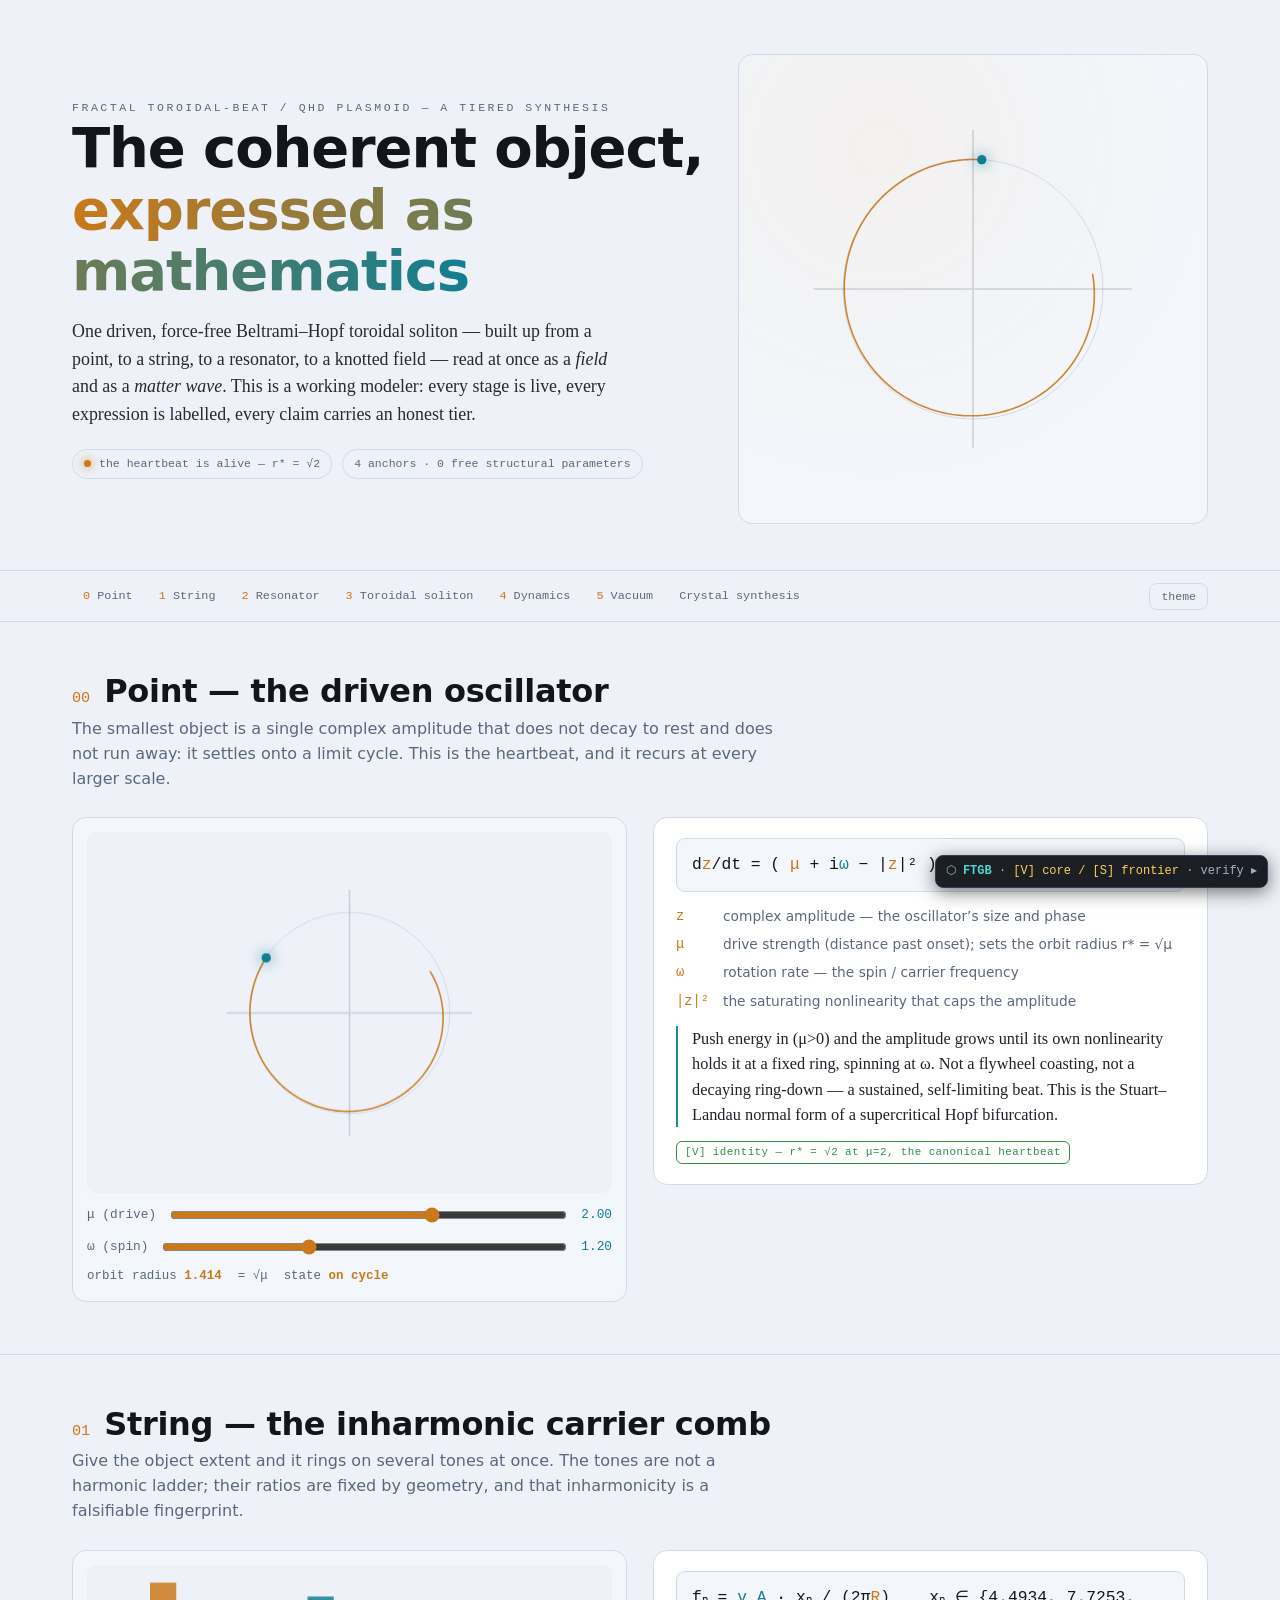
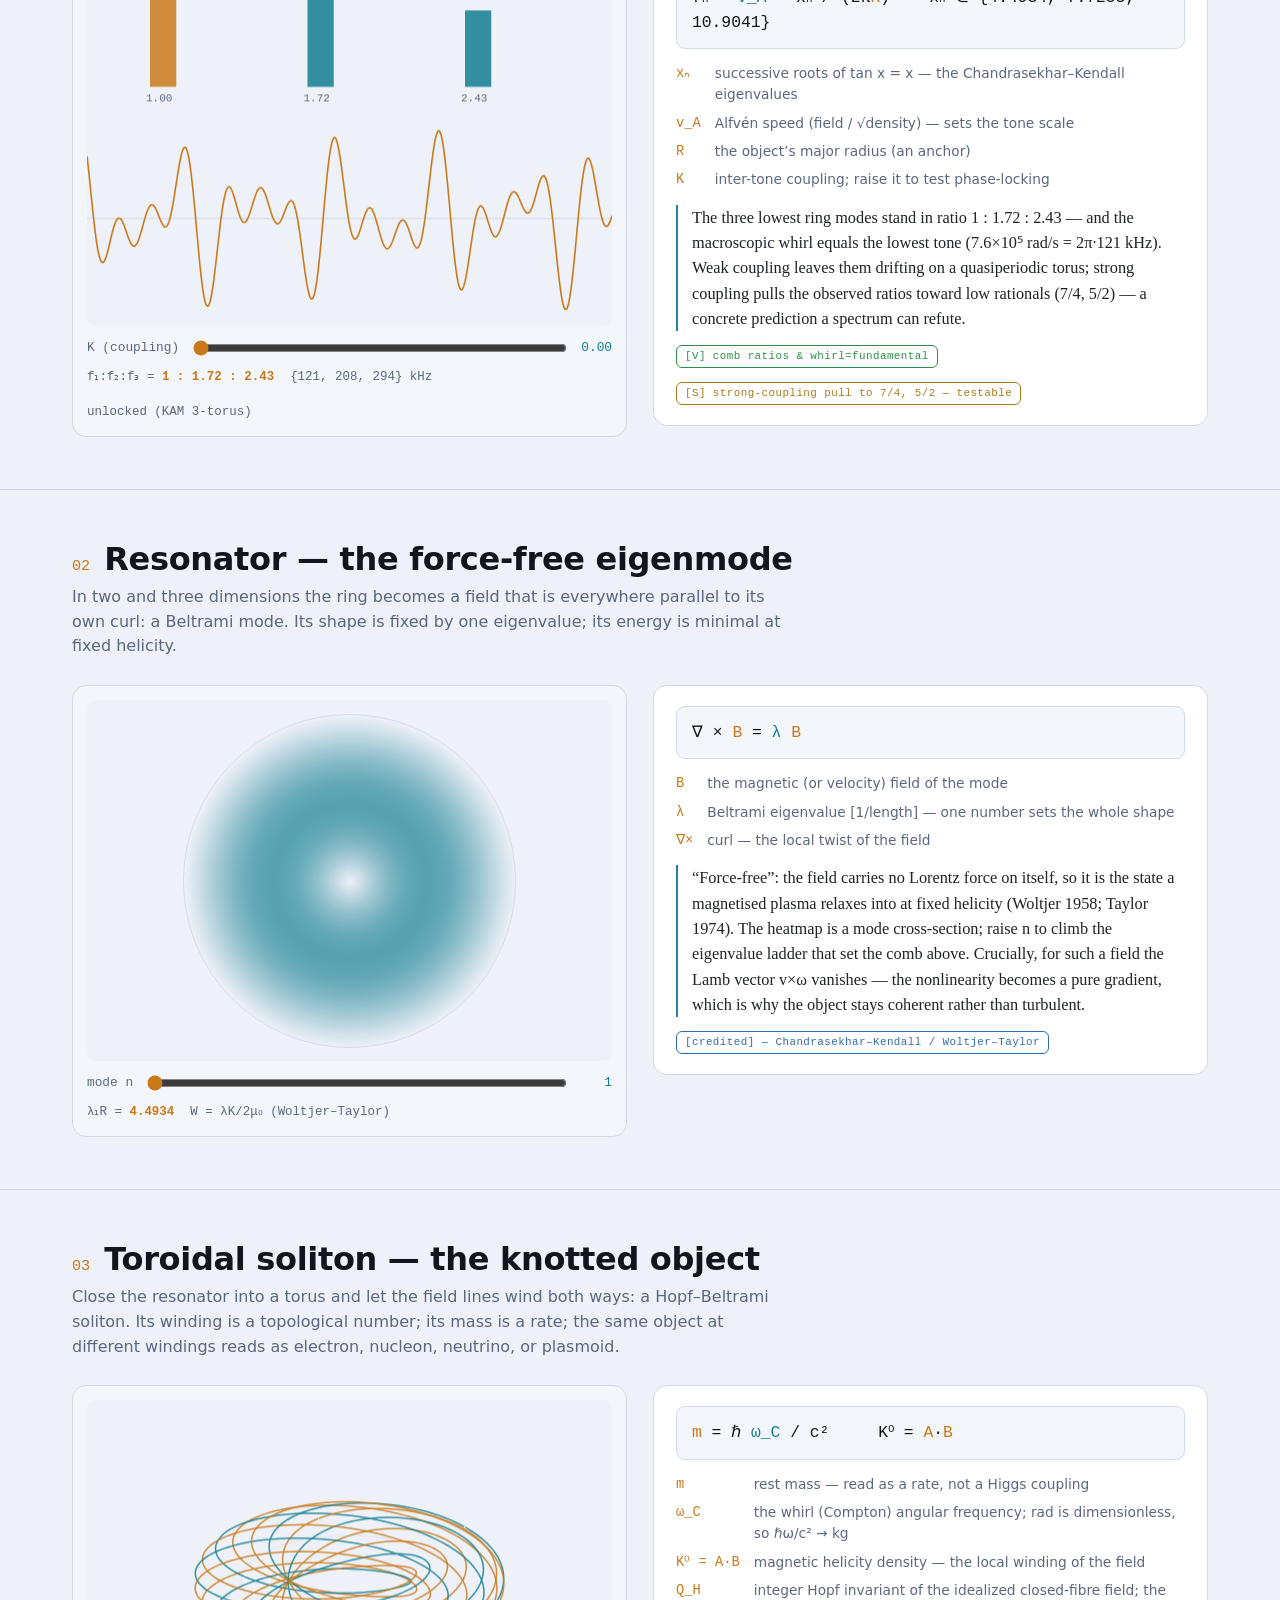
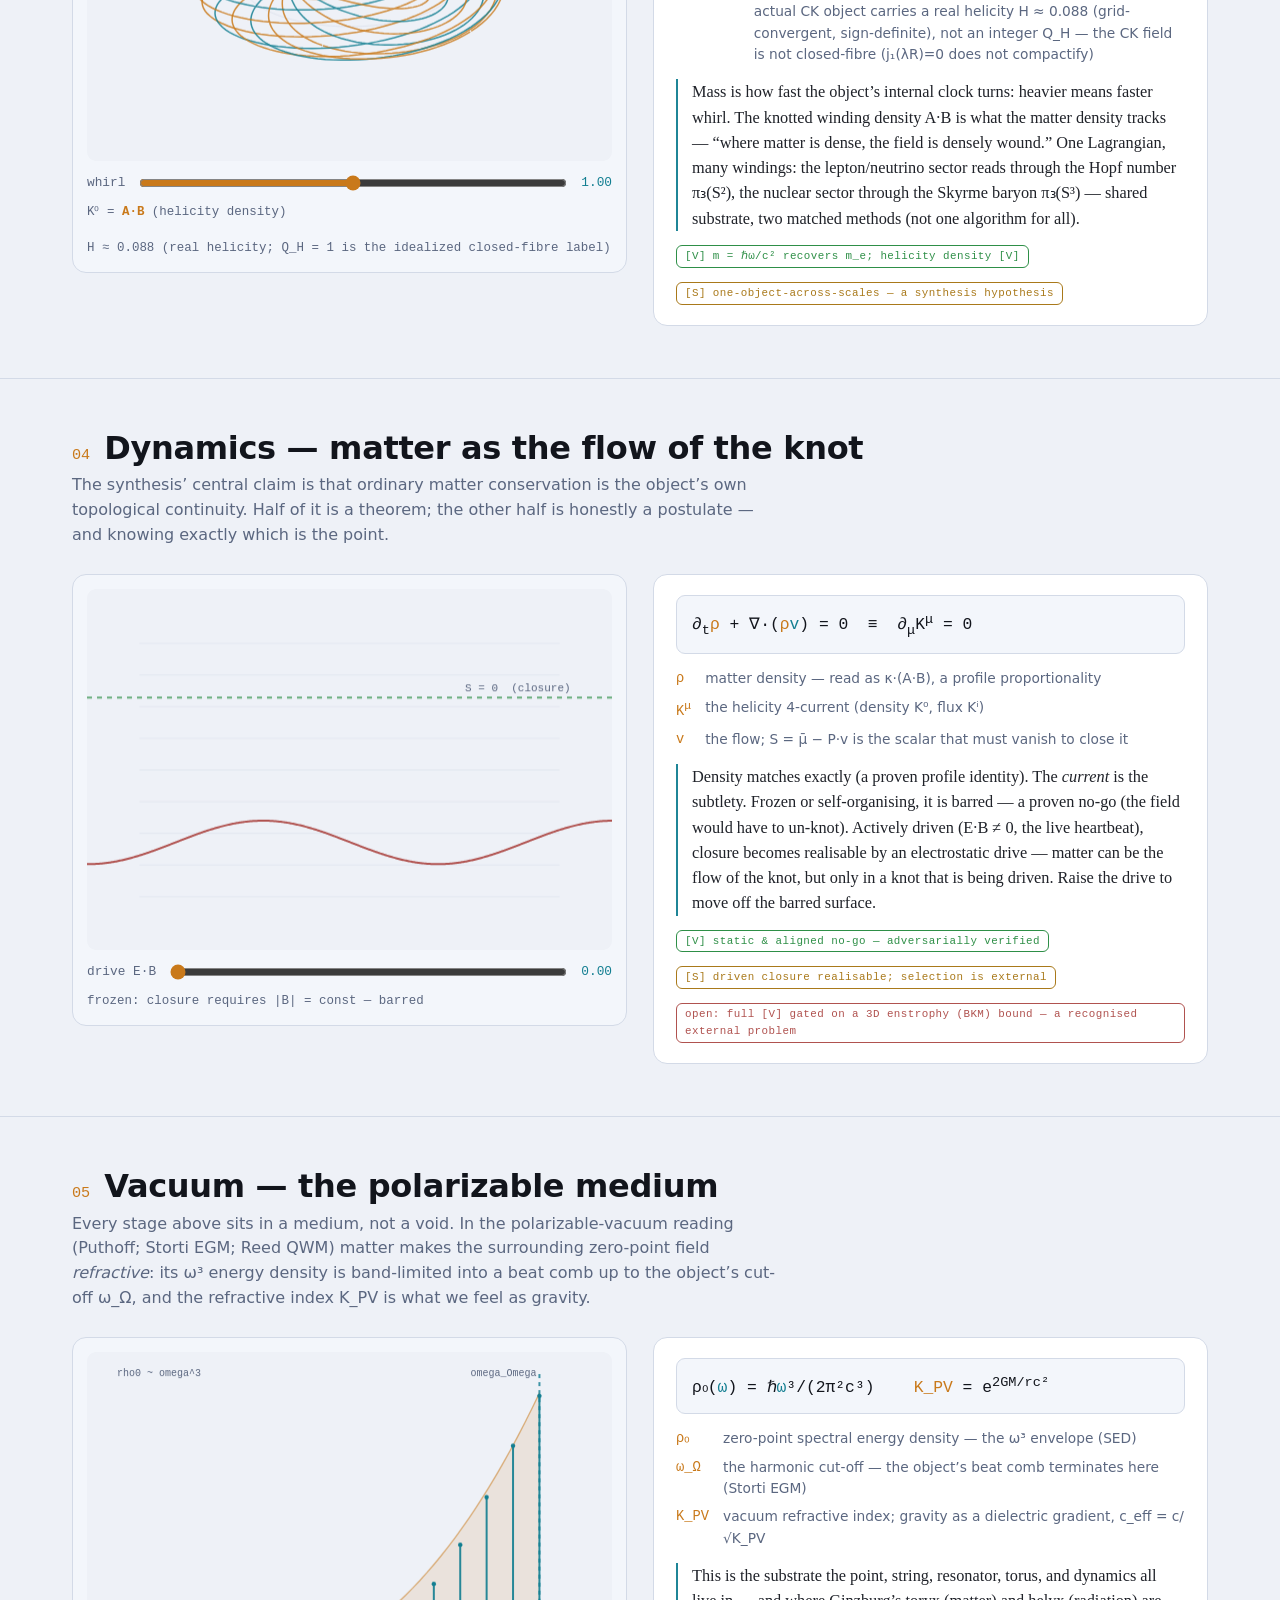
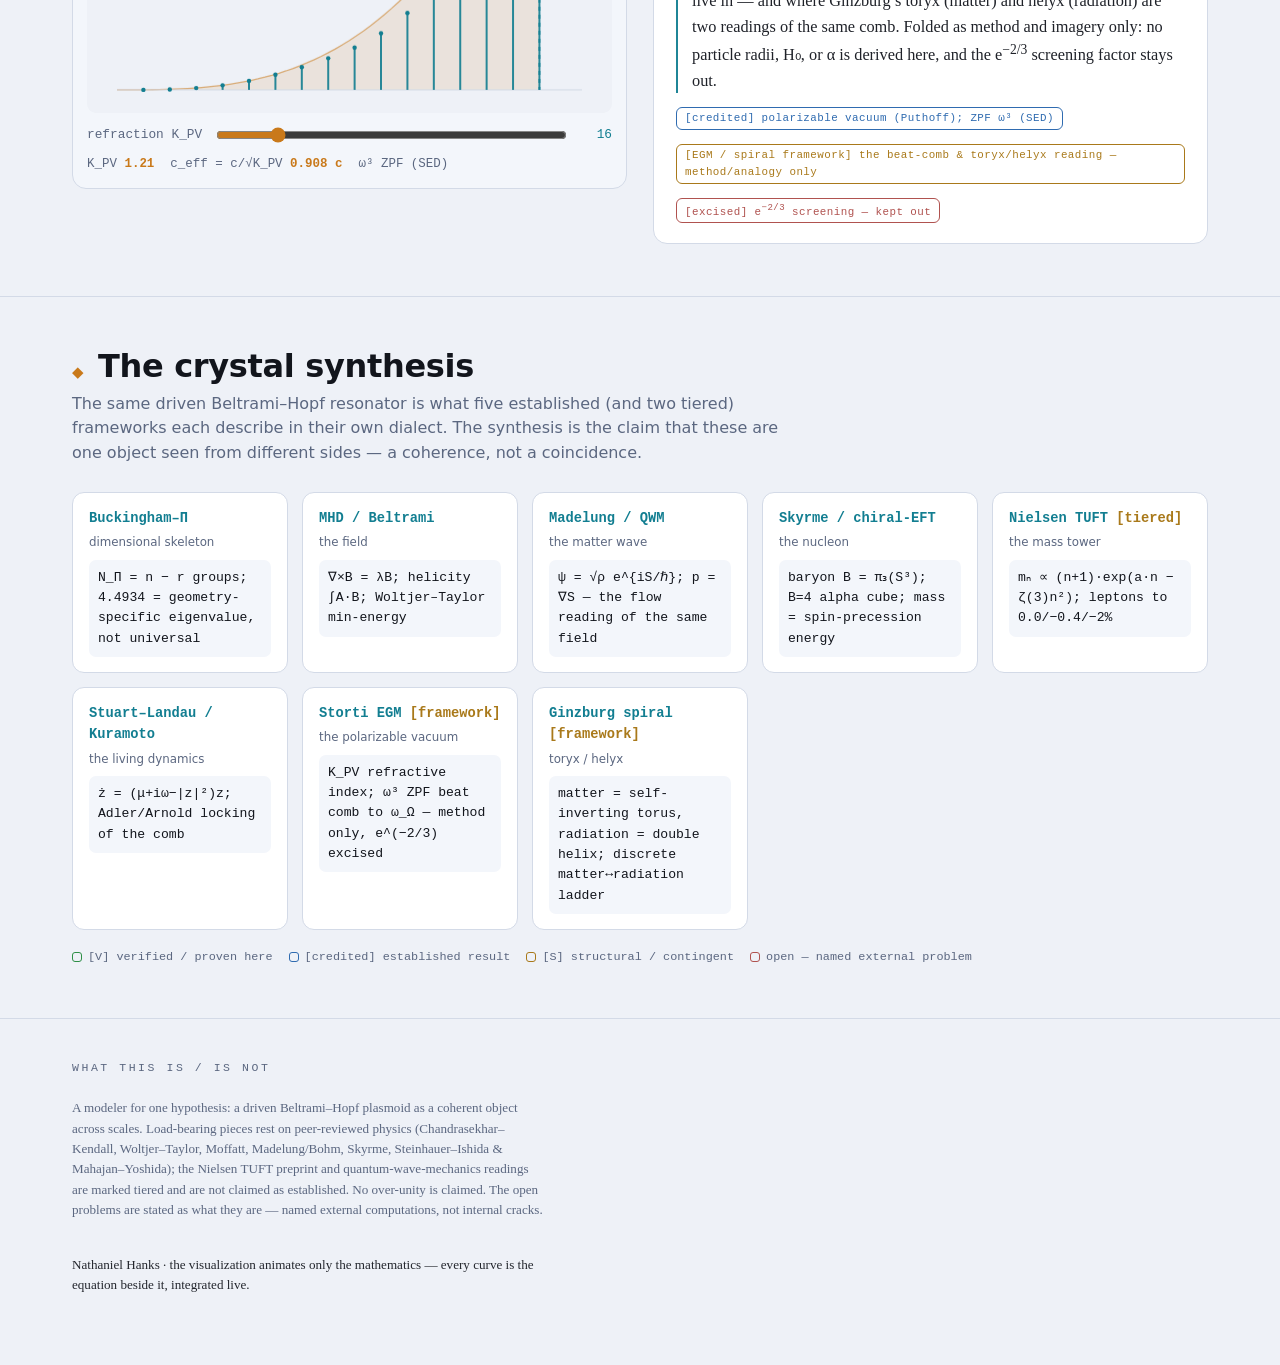
<file: index.html>
<!doctype html>
<html lang="en">
<head>
<meta charset="utf-8">
<meta name="viewport" content="width=device-width, initial-scale=1">
<title>The Coherent Object — FTGB mathematical modeler</title>
<meta name="author" content="Nathaniel Hanks">
<meta name="description" content="Interactive modeler of one driven Beltrami-Hopf toroidal soliton across scales: point, string, resonator, knotted field, driven dynamics — math with plain-language translation and honest tiers.">
</head>
<body>
<style>
  :root{
    --ground:#0a0d13; --panel:#141a26; --panel2:#0f141e; --line:#243044;
    --ink:#e9edf6; --muted:#8794ad; --warm:#f4a63c; --cool:#48d6e6;
    --tV:#6ac47b; --tS:#e0a94a; --tA:#6fa8dd; --tO:#c98a8a;
    --mono:ui-monospace,"SF Mono","Cascadia Code",Menlo,Consolas,monospace;
    --serif:Georgia,"Iowan Old Style","Times New Roman",serif;
    --sans:-apple-system,"Segoe UI",system-ui,Roboto,sans-serif;
    --maxw:1180px;
  }
  @media (prefers-color-scheme:light){
    :root{--ground:#eef1f7;--panel:#ffffff;--panel2:#f3f6fb;--line:#d3dae7;
      --ink:#12151c;--muted:#5b6780;--warm:#c9791a;--cool:#127e91;
      --tV:#2e8f47;--tS:#a9791a;--tA:#2f6bb0;--tO:#b0524f;}
  }
  :root[data-theme="dark"]{--ground:#0a0d13;--panel:#141a26;--panel2:#0f141e;--line:#243044;
    --ink:#e9edf6;--muted:#8794ad;--warm:#f4a63c;--cool:#48d6e6;
    --tV:#6ac47b;--tS:#e0a94a;--tA:#6fa8dd;--tO:#c98a8a;}
  :root[data-theme="light"]{--ground:#eef1f7;--panel:#ffffff;--panel2:#f3f6fb;--line:#d3dae7;
    --ink:#12151c;--muted:#5b6780;--warm:#c9791a;--cool:#127e91;
    --tV:#2e8f47;--tS:#a9791a;--tA:#2f6bb0;--tO:#b0524f;}
  *{box-sizing:border-box}
  body{margin:0;background:var(--ground);color:var(--ink);font-family:var(--sans);
    line-height:1.55;-webkit-font-smoothing:antialiased}
  .wrap{max-width:var(--maxw);margin:0 auto;padding:0 22px}
  a{color:var(--cool)}
  h1,h2,h3{text-wrap:balance;line-height:1.1;margin:0}
  .eyebrow{font-family:var(--mono);font-size:.72rem;letter-spacing:.22em;text-transform:uppercase;color:var(--muted)}
  code,.m{font-family:var(--mono)}
  .plain{font-family:var(--serif);color:var(--ink);opacity:.92}

  /* hero */
  header.hero{position:relative;border-bottom:1px solid var(--line);overflow:hidden}
  .hero .wrap{display:grid;grid-template-columns:1.15fr .85fr;gap:30px;padding-top:54px;padding-bottom:46px;align-items:center}
  .hero h1{font-size:clamp(2.1rem,4.4vw,3.5rem);font-weight:800;letter-spacing:-.02em}
  .hero h1 .g{background:linear-gradient(90deg,var(--warm),var(--cool));-webkit-background-clip:text;background-clip:text;color:transparent}
  .lede{margin-top:16px;font-family:var(--serif);font-size:1.12rem;color:var(--ink);opacity:.9;max-width:60ch}
  .heroCanvasWrap{aspect-ratio:1/1;border:1px solid var(--line);border-radius:14px;background:
    radial-gradient(120% 120% at 30% 20%, rgba(244,166,60,.06), transparent 60%),var(--panel2);position:relative}
  canvas{display:block;width:100%;height:100%}
  .badge{display:inline-flex;gap:8px;align-items:center;font-family:var(--mono);font-size:.72rem;color:var(--muted);
    border:1px solid var(--line);border-radius:999px;padding:5px 11px}
  .dot{width:7px;height:7px;border-radius:50%;background:var(--warm);box-shadow:0 0 10px var(--warm)}

  /* stage rail */
  nav.rail{position:sticky;top:0;z-index:5;background:color-mix(in srgb,var(--ground) 88%,transparent);
    backdrop-filter:blur(8px);border-bottom:1px solid var(--line)}
  nav.rail .wrap{display:flex;gap:4px;flex-wrap:wrap;padding-top:9px;padding-bottom:9px;align-items:center}
  .railBtn{font-family:var(--mono);font-size:.74rem;color:var(--muted);text-decoration:none;padding:6px 10px;border-radius:8px;border:1px solid transparent}
  .railBtn:hover{color:var(--ink);border-color:var(--line)}
  .railNum{color:var(--warm)}

  section.stage{padding:52px 0;border-bottom:1px solid var(--line)}
  .stageHead{display:flex;align-items:baseline;gap:14px;margin-bottom:6px}
  .stageHead .n{font-family:var(--mono);font-size:.95rem;color:var(--warm)}
  .stageHead h2{font-size:clamp(1.4rem,2.6vw,2rem);font-weight:750;letter-spacing:-.01em}
  .sub{color:var(--muted);margin:2px 0 26px;max-width:70ch}
  .split{display:grid;grid-template-columns:1fr 1fr;gap:26px;align-items:start}
  .vizCard{border:1px solid var(--line);border-radius:14px;background:var(--panel2);padding:14px}
  .vizCanvas{aspect-ratio:16/11;border-radius:9px;overflow:hidden;background:var(--ground)}
  .ctrls{display:flex;flex-direction:column;gap:12px;margin-top:12px}
  .ctrl{display:grid;grid-template-columns:auto 1fr auto;gap:12px;align-items:center;font-family:var(--mono);font-size:.8rem}
  .ctrl label{color:var(--muted)}
  .ctrl output{color:var(--cool);font-variant-numeric:tabular-nums;min-width:4.5ch;text-align:right}
  input[type=range]{width:100%;accent-color:var(--warm)}
  .readout{font-family:var(--mono);font-size:.78rem;color:var(--muted);margin-top:10px;display:flex;gap:16px;flex-wrap:wrap}
  .readout b{color:var(--warm);font-weight:600}

  .mathCard{border:1px solid var(--line);border-radius:14px;background:var(--panel);padding:20px 22px}
  .eq{font-family:var(--mono);font-size:1.02rem;background:var(--panel2);border:1px solid var(--line);
    border-radius:9px;padding:13px 15px;margin:0 0 12px;overflow-x:auto;color:var(--ink)}
  .eq .w{color:var(--warm)} .eq .c{color:var(--cool)}
  .sym{display:grid;grid-template-columns:auto 1fr;gap:7px 14px;font-size:.86rem;margin:14px 0}
  .sym dt{font-family:var(--mono);color:var(--warm)} .sym dd{margin:0;color:var(--muted)}
  .trans{font-family:var(--serif);font-size:1.02rem;border-left:2px solid var(--cool);padding-left:14px;margin:14px 0 0;opacity:.94}
  .tier{display:inline-block;font-family:var(--mono);font-size:.68rem;letter-spacing:.04em;padding:2px 8px;border-radius:6px;border:1px solid;margin-top:14px}
  .tV{color:var(--tV);border-color:var(--tV)} .tS{color:var(--tS);border-color:var(--tS)}
  .tA{color:var(--tA);border-color:var(--tA)} .tO{color:var(--tO);border-color:var(--tO)}

  /* isomorphism */
  .iso{display:grid;grid-template-columns:repeat(auto-fit,minmax(200px,1fr));gap:14px;margin-top:8px}
  .isoCard{border:1px solid var(--line);border-radius:12px;padding:15px 16px;background:var(--panel)}
  .isoCard h4{margin:0 0 4px;font-family:var(--mono);font-size:.86rem;color:var(--cool)}
  .isoCard .role{font-size:.74rem;color:var(--muted);margin-bottom:8px}
  .isoCard .expr{font-family:var(--mono);font-size:.82rem;color:var(--ink);background:var(--panel2);border-radius:7px;padding:8px 9px;overflow-x:auto}

  .legend{display:flex;gap:16px;flex-wrap:wrap;font-family:var(--mono);font-size:.74rem;color:var(--muted);margin-top:18px}
  .legend span{display:inline-flex;gap:6px;align-items:center}
  .swatch{width:10px;height:10px;border-radius:3px;border:1px solid}

  footer{padding:40px 0 64px;color:var(--muted);font-size:.82rem}
  footer .wrap{display:flex;flex-direction:column;gap:8px}
  .foot-note{font-family:var(--serif);max-width:72ch}

  .themeToggle{margin-left:auto;font-family:var(--mono);font-size:.72rem;color:var(--muted);background:none;
    border:1px solid var(--line);border-radius:8px;padding:6px 11px;cursor:pointer}
  .themeToggle:hover{color:var(--ink)}
  :focus-visible{outline:2px solid var(--cool);outline-offset:2px}
  @media (max-width:820px){.hero .wrap,.split{grid-template-columns:1fr}}
  @media (prefers-reduced-motion:reduce){*{animation:none!important;transition:none!important}}
</style>

<header class="hero">
  <div class="wrap">
    <div>
      <div class="eyebrow">Fractal Toroidal-Beat / QHD Plasmoid &mdash; a tiered synthesis</div>
      <h1>The coherent object,<br><span class="g">expressed as mathematics</span></h1>
      <p class="lede">One driven, force-free Beltrami&ndash;Hopf toroidal soliton &mdash; built up from a point, to a string, to a resonator, to a knotted field &mdash; read at once as a <em>field</em> and as a <em>matter wave</em>. This is a working modeler: every stage is live, every expression is labelled, every claim carries an honest tier.</p>
      <div style="margin-top:20px;display:flex;gap:10px;flex-wrap:wrap">
        <span class="badge"><span class="dot"></span> the heartbeat is alive &mdash; r* = &radic;2</span>
        <span class="badge">4 anchors &middot; 0 free structural parameters</span>
      </div>
    </div>
    <div class="heroCanvasWrap"><canvas id="heroC"></canvas></div>
  </div>
</header>

<nav class="rail"><div class="wrap">
  <a class="railBtn" href="#s0"><span class="railNum">0</span> Point</a>
  <a class="railBtn" href="#s1"><span class="railNum">1</span> String</a>
  <a class="railBtn" href="#s2"><span class="railNum">2</span> Resonator</a>
  <a class="railBtn" href="#s3"><span class="railNum">3</span> Toroidal soliton</a>
  <a class="railBtn" href="#s4"><span class="railNum">4</span> Dynamics</a>
  <a class="railBtn" href="#s5"><span class="railNum">5</span> Vacuum</a>
  <a class="railBtn" href="#iso">Crystal synthesis</a>
  <button class="themeToggle" id="tt">theme</button>
</div></nav>

<!-- STAGE 0 : POINT -->
<section class="stage" id="s0"><div class="wrap">
  <div class="stageHead"><span class="n">00</span><h2>Point &mdash; the driven oscillator</h2></div>
  <p class="sub">The smallest object is a single complex amplitude that does not decay to rest and does not run away: it settles onto a limit cycle. This is the heartbeat, and it recurs at every larger scale.</p>
  <div class="split">
    <div class="vizCard">
      <div class="vizCanvas"><canvas id="slC"></canvas></div>
      <div class="ctrls">
        <div class="ctrl"><label for="mu">&mu; (drive)</label><input type="range" id="mu" min="0" max="3" step="0.01" value="2"><output id="muO">2.00</output></div>
        <div class="ctrl"><label for="om">&omega; (spin)</label><input type="range" id="om" min="0.2" max="3" step="0.01" value="1.2"><output id="omO">1.20</output></div>
      </div>
      <div class="readout"><span>orbit radius <b id="rstar">1.414</b></span><span>= &radic;&mu;</span><span>state <b id="slstate">on cycle</b></span></div>
    </div>
    <div class="mathCard">
      <p class="eq">d<span class="w">z</span>/dt = ( <span class="w">&mu;</span> + i<span class="c">&omega;</span> &minus; |<span class="w">z</span>|&sup2; ) <span class="w">z</span></p>
      <dl class="sym">
        <dt>z</dt><dd>complex amplitude &mdash; the oscillator&rsquo;s size and phase</dd>
        <dt>&mu;</dt><dd>drive strength (distance past onset); sets the orbit radius r* = &radic;&mu;</dd>
        <dt>&omega;</dt><dd>rotation rate &mdash; the spin / carrier frequency</dd>
        <dt>|z|&sup2;</dt><dd>the saturating nonlinearity that caps the amplitude</dd>
      </dl>
      <p class="trans">Push energy in (&mu;&gt;0) and the amplitude grows until its own nonlinearity holds it at a fixed ring, spinning at &omega;. Not a flywheel coasting, not a decaying ring-down &mdash; a sustained, self-limiting beat. This is the Stuart&ndash;Landau normal form of a supercritical Hopf bifurcation.</p>
      <span class="tier tV">[V] identity &mdash; r* = &radic;2 at &mu;=2, the canonical heartbeat</span>
    </div>
  </div>
</div></section>

<!-- STAGE 1 : STRING / COMB -->
<section class="stage" id="s1"><div class="wrap">
  <div class="stageHead"><span class="n">01</span><h2>String &mdash; the inharmonic carrier comb</h2></div>
  <p class="sub">Give the object extent and it rings on several tones at once. The tones are not a harmonic ladder; their ratios are fixed by geometry, and that inharmonicity is a falsifiable fingerprint.</p>
  <div class="split">
    <div class="vizCard">
      <div class="vizCanvas"><canvas id="combC"></canvas></div>
      <div class="ctrls">
        <div class="ctrl"><label for="kc">K (coupling)</label><input type="range" id="kc" min="0" max="1" step="0.01" value="0"><output id="kcO">0.00</output></div>
      </div>
      <div class="readout"><span>f&#8321;:f&#8322;:f&#8323; = <b>1 : 1.72 : 2.43</b></span><span>{121, 208, 294} kHz</span><span id="lockR">unlocked (KAM 3-torus)</span></div>
    </div>
    <div class="mathCard">
      <p class="eq">f&#8345; = <span class="c">v_A</span> &middot; x&#8345; / (2&pi;<span class="w">R</span>) &nbsp;&nbsp; x&#8345; &isin; {4.4934, 7.7253, 10.9041}</p>
      <dl class="sym">
        <dt>x&#8345;</dt><dd>successive roots of tan x = x &mdash; the Chandrasekhar&ndash;Kendall eigenvalues</dd>
        <dt>v_A</dt><dd>Alfv&eacute;n speed (field / &radic;density) &mdash; sets the tone scale</dd>
        <dt>R</dt><dd>the object&rsquo;s major radius (an anchor)</dd>
        <dt>K</dt><dd>inter-tone coupling; raise it to test phase-locking</dd>
      </dl>
      <p class="trans">The three lowest ring modes stand in ratio 1 : 1.72 : 2.43 &mdash; and the macroscopic whirl equals the lowest tone (7.6&times;10&#8309; rad/s = 2&pi;&middot;121 kHz). Weak coupling leaves them drifting on a quasiperiodic torus; strong coupling pulls the observed ratios toward low rationals (7/4, 5/2) &mdash; a concrete prediction a spectrum can refute.</p>
      <span class="tier tV">[V] comb ratios &amp; whirl=fundamental</span>
      <span class="tier tS">[S] strong-coupling pull to 7/4, 5/2 &mdash; testable</span>
    </div>
  </div>
</div></section>

<!-- STAGE 2 : RESONATOR / EIGENMODE -->
<section class="stage" id="s2"><div class="wrap">
  <div class="stageHead"><span class="n">02</span><h2>Resonator &mdash; the force-free eigenmode</h2></div>
  <p class="sub">In two and three dimensions the ring becomes a field that is everywhere parallel to its own curl: a Beltrami mode. Its shape is fixed by one eigenvalue; its energy is minimal at fixed helicity.</p>
  <div class="split">
    <div class="vizCard">
      <div class="vizCanvas"><canvas id="modeC"></canvas></div>
      <div class="ctrls">
        <div class="ctrl"><label for="mode">mode n</label><input type="range" id="mode" min="1" max="3" step="1" value="1"><output id="modeO">1</output></div>
      </div>
      <div class="readout"><span>&lambda;&#8321;R = <b>4.4934</b></span><span>W = &lambda;K/2&mu;&#8320; (Woltjer&ndash;Taylor)</span></div>
    </div>
    <div class="mathCard">
      <p class="eq">&nabla; &times; <span class="w">B</span> = <span class="c">&lambda;</span> <span class="w">B</span></p>
      <dl class="sym">
        <dt>B</dt><dd>the magnetic (or velocity) field of the mode</dd>
        <dt>&lambda;</dt><dd>Beltrami eigenvalue [1/length] &mdash; one number sets the whole shape</dd>
        <dt>&nabla;&times;</dt><dd>curl &mdash; the local twist of the field</dd>
      </dl>
      <p class="trans">&ldquo;Force-free&rdquo;: the field carries no Lorentz force on itself, so it is the state a magnetised plasma relaxes into at fixed helicity (Woltjer 1958; Taylor 1974). The heatmap is a mode cross-section; raise n to climb the eigenvalue ladder that set the comb above. Crucially, for such a field the Lamb vector v&times;&omega; vanishes &mdash; the nonlinearity becomes a pure gradient, which is why the object stays coherent rather than turbulent.</p>
      <span class="tier tA">[credited] &mdash; Chandrasekhar&ndash;Kendall / Woltjer&ndash;Taylor</span>
    </div>
  </div>
</div></section>

<!-- STAGE 3 : TORUS -->
<section class="stage" id="s3"><div class="wrap">
  <div class="stageHead"><span class="n">03</span><h2>Toroidal soliton &mdash; the knotted object</h2></div>
  <p class="sub">Close the resonator into a torus and let the field lines wind both ways: a Hopf&ndash;Beltrami soliton. Its winding is a topological number; its mass is a rate; the same object at different windings reads as electron, nucleon, neutrino, or plasmoid.</p>
  <div class="split">
    <div class="vizCard">
      <div class="vizCanvas"><canvas id="torC"></canvas></div>
      <div class="ctrls">
        <div class="ctrl"><label for="spin">whirl</label><input type="range" id="spin" min="0" max="2" step="0.01" value="1"><output id="spinO">1.00</output></div>
      </div>
      <div class="readout"><span>K&#8304; = <b>A&middot;B</b> (helicity density)</span><span>H &asymp; 0.088 (real helicity; Q_H = 1 is the idealized closed-fibre label)</span></div>
    </div>
    <div class="mathCard">
      <p class="eq"><span class="w">m</span> = &#8463; <span class="c">&omega;_C</span> / c&sup2; &nbsp;&nbsp;&nbsp; K&#8304; = <span class="w">A</span>&middot;<span class="w">B</span></p>
      <dl class="sym">
        <dt>m</dt><dd>rest mass &mdash; read as a rate, not a Higgs coupling</dd>
        <dt>&omega;_C</dt><dd>the whirl (Compton) angular frequency; rad is dimensionless, so &#8463;&omega;/c&sup2; &rarr; kg</dd>
        <dt>K&#8304; = A&middot;B</dt><dd>magnetic helicity density &mdash; the local winding of the field</dd>
        <dt>Q_H</dt><dd>integer Hopf invariant of the idealized closed-fibre field; the actual CK object carries a real helicity H &asymp; 0.088 (grid-convergent, sign-definite), not an integer Q_H &mdash; the CK field is not closed-fibre (j&#8321;(&lambda;R)=0 does not compactify)</dd>
      </dl>
      <p class="trans">Mass is how fast the object&rsquo;s internal clock turns: heavier means faster whirl. The knotted winding density A&middot;B is what the matter density tracks &mdash; &ldquo;where matter is dense, the field is densely wound.&rdquo; One Lagrangian, many windings: the lepton/neutrino sector reads through the Hopf number &pi;&#8323;(S&sup2;), the nuclear sector through the Skyrme baryon &pi;&#8323;(S&sup3;) &mdash; shared substrate, two matched methods (not one algorithm for all).</p>
      <span class="tier tV">[V] m = &#8463;&omega;/c&sup2; recovers m_e; helicity density [V]</span>
      <span class="tier tS">[S] one-object-across-scales &mdash; a synthesis hypothesis</span>
    </div>
  </div>
</div></section>

<!-- STAGE 4 : DYNAMICS -->
<section class="stage" id="s4"><div class="wrap">
  <div class="stageHead"><span class="n">04</span><h2>Dynamics &mdash; matter as the flow of the knot</h2></div>
  <p class="sub">The synthesis&rsquo; central claim is that ordinary matter conservation is the object&rsquo;s own topological continuity. Half of it is a theorem; the other half is honestly a postulate &mdash; and knowing exactly which is the point.</p>
  <div class="split">
    <div class="vizCard">
      <div class="vizCanvas"><canvas id="dynC"></canvas></div>
      <div class="ctrls">
        <div class="ctrl"><label for="drive">drive E&middot;B</label><input type="range" id="drive" min="0" max="1" step="0.01" value="0"><output id="drO">0.00</output></div>
      </div>
      <div class="readout"><span id="closeR">frozen: closure requires |B| = const &mdash; barred</span></div>
    </div>
    <div class="mathCard">
      <p class="eq">&part;<sub>t</sub><span class="w">&rho;</span> + &nabla;&middot;(<span class="w">&rho;</span><span class="c">v</span>) = 0 &nbsp;&#8801;&nbsp; &part;<sub>&mu;</sub>K<sup>&mu;</sup> = 0</p>
      <dl class="sym">
        <dt>&rho;</dt><dd>matter density &mdash; read as &kappa;&middot;(A&middot;B), a profile proportionality</dd>
        <dt>K<sup>&mu;</sup></dt><dd>the helicity 4-current (density K&#8304;, flux K&#8305;)</dd>
        <dt>v</dt><dd>the flow; S = &mu;&#772; &minus; P&middot;v is the scalar that must vanish to close it</dd>
      </dl>
      <p class="trans">Density matches exactly (a proven profile identity). The <em>current</em> is the subtlety. Frozen or self-organising, it is barred &mdash; a proven no-go (the field would have to un-knot). Actively driven (E&middot;B &ne; 0, the live heartbeat), closure becomes realisable by an electrostatic drive &mdash; matter can be the flow of the knot, but only in a knot that is being driven. Raise the drive to move off the barred surface.</p>
      <span class="tier tV">[V] static &amp; aligned no-go &mdash; adversarially verified</span>
      <span class="tier tS">[S] driven closure realisable; selection is external</span>
      <span class="tier tO">open: full [V] gated on a 3D enstrophy (BKM) bound &mdash; a recognised external problem</span>
    </div>
  </div>
</div></section>

<!-- STAGE 5 : VACUUM MEDIUM -->
<section class="stage" id="s5"><div class="wrap">
  <div class="stageHead"><span class="n">05</span><h2>Vacuum &mdash; the polarizable medium</h2></div>
  <p class="sub">Every stage above sits in a medium, not a void. In the polarizable-vacuum reading (Puthoff; Storti EGM; Reed QWM) matter makes the surrounding zero-point field <em>refractive</em>: its &omega;&sup3; energy density is band-limited into a beat comb up to the object&rsquo;s cut-off &omega;_&Omega;, and the refractive index K_PV is what we feel as gravity.</p>
  <div class="split">
    <div class="vizCard">
      <div class="vizCanvas"><canvas id="vacC"></canvas></div>
      <div class="ctrls">
        <div class="ctrl"><label for="vkpv">refraction K_PV</label><input type="range" id="vkpv" min="0" max="100" step="1" value="16"><output id="vkO">16</output></div>
      </div>
      <div class="readout"><span>K_PV <b id="vKout">1.21</b></span><span>c_eff = c/&radic;K_PV <b id="vCout">0.906 c</b></span><span>&omega;&sup3; ZPF (SED)</span></div>
    </div>
    <div class="mathCard">
      <p class="eq">&rho;&#8320;(<span class="c">&omega;</span>) = &#8463;<span class="c">&omega;</span>&sup3;/(2&pi;&sup2;c&sup3;) &nbsp;&nbsp; <span class="w">K_PV</span> = e<sup>2GM/rc&sup2;</sup></p>
      <dl class="sym">
        <dt>&rho;&#8320;</dt><dd>zero-point spectral energy density &mdash; the &omega;&sup3; envelope (SED)</dd>
        <dt>&omega;_&Omega;</dt><dd>the harmonic cut-off &mdash; the object&rsquo;s beat comb terminates here (Storti EGM)</dd>
        <dt>K_PV</dt><dd>vacuum refractive index; gravity as a dielectric gradient, c_eff = c/&radic;K_PV</dd>
      </dl>
      <p class="trans">This is the substrate the point, string, resonator, torus, and dynamics all live in &mdash; and where Ginzburg&rsquo;s toryx (matter) and helyx (radiation) are two readings of the same comb. Folded as method and imagery only: no particle radii, H&#8320;, or &alpha; is derived here, and the e<sup>&minus;2/3</sup> screening factor stays out.</p>
      <span class="tier tA">[credited] polarizable vacuum (Puthoff); ZPF &omega;&sup3; (SED)</span>
      <span class="tier tS">[EGM / spiral framework] the beat-comb &amp; toryx/helyx reading &mdash; method/analogy only</span>
      <span class="tier tO">[excised] e<sup>&minus;2/3</sup> screening &mdash; kept out</span>
    </div>
  </div>
</div></section>

<!-- ISOMORPHISM -->
<section class="stage" id="iso"><div class="wrap">
  <div class="stageHead"><span class="n">&#9670;</span><h2>The crystal synthesis</h2></div>
  <p class="sub">The same driven Beltrami&ndash;Hopf resonator is what five established (and two tiered) frameworks each describe in their own dialect. The synthesis is the claim that these are one object seen from different sides &mdash; a coherence, not a coincidence.</p>
  <div class="iso">
    <div class="isoCard"><h4>Buckingham&ndash;&Pi;</h4><div class="role">dimensional skeleton</div><div class="expr">N_&Pi; = n &minus; r groups; 4.4934 = geometry-specific eigenvalue, not universal</div></div>
    <div class="isoCard"><h4>MHD / Beltrami</h4><div class="role">the field</div><div class="expr">&nabla;&times;B = &lambda;B; helicity &int;A&middot;B; Woltjer&ndash;Taylor min-energy</div></div>
    <div class="isoCard"><h4>Madelung / QWM</h4><div class="role">the matter wave</div><div class="expr">&psi; = &radic;&rho; e^{iS/&#8463;}; p = &nabla;S &mdash; the flow reading of the same field</div></div>
    <div class="isoCard"><h4>Skyrme / chiral-EFT</h4><div class="role">the nucleon</div><div class="expr">baryon B = &pi;&#8323;(S&sup3;); B=4 alpha cube; mass = spin-precession energy</div></div>
    <div class="isoCard"><h4>Nielsen TUFT <span style="color:var(--tS)">[tiered]</span></h4><div class="role">the mass tower</div><div class="expr">m&#8345; &prop; (n+1)&middot;exp(a&middot;n &minus; &zeta;(3)n&sup2;); leptons to 0.0/&minus;0.4/&minus;2%</div></div>
    <div class="isoCard"><h4>Stuart&ndash;Landau / Kuramoto</h4><div class="role">the living dynamics</div><div class="expr">&#380; = (&mu;+i&omega;&minus;|z|&sup2;)z; Adler/Arnold locking of the comb</div></div>
    <div class="isoCard"><h4>Storti EGM <span style="color:var(--tS)">[framework]</span></h4><div class="role">the polarizable vacuum</div><div class="expr">K_PV refractive index; &omega;&sup3; ZPF beat comb to &omega;_&Omega; &mdash; method only, e^(&minus;2/3) excised</div></div>
    <div class="isoCard"><h4>Ginzburg spiral <span style="color:var(--tS)">[framework]</span></h4><div class="role">toryx / helyx</div><div class="expr">matter = self-inverting torus, radiation = double helix; discrete matter&harr;radiation ladder</div></div>
  </div>
  <div class="legend">
    <span><span class="swatch" style="border-color:var(--tV);color:var(--tV)"></span> [V] verified / proven here</span>
    <span><span class="swatch" style="border-color:var(--tA);color:var(--tA)"></span> [credited] established result</span>
    <span><span class="swatch" style="border-color:var(--tS);color:var(--tS)"></span> [S] structural / contingent</span>
    <span><span class="swatch" style="border-color:var(--tO);color:var(--tO)"></span> open &mdash; named external problem</span>
  </div>
</div></section>

<footer><div class="wrap">
  <div class="eyebrow">what this is / is not</div>
  <p class="foot-note">A modeler for one hypothesis: a driven Beltrami&ndash;Hopf plasmoid as a coherent object across scales. Load-bearing pieces rest on peer-reviewed physics (Chandrasekhar&ndash;Kendall, Woltjer&ndash;Taylor, Moffatt, Madelung/Bohm, Skyrme, Steinhauer&ndash;Ishida &amp; Mahajan&ndash;Yoshida); the Nielsen TUFT preprint and quantum-wave-mechanics readings are marked tiered and are not claimed as established. No over-unity is claimed. The open problems are stated as what they are &mdash; named external computations, not internal cracks.</p>
  <p class="foot-note plain">Nathaniel Hanks &middot; the visualization animates only the mathematics &mdash; every curve is the equation beside it, integrated live.</p>
</div></footer>

<script>
(function(){
  "use strict";
  var reduced = matchMedia("(prefers-reduced-motion:reduce)").matches;
  // theme toggle
  var tt=document.getElementById("tt");
  tt.addEventListener("click",function(){
    var cur=document.documentElement.getAttribute("data-theme");
    var next = cur==="dark" ? "light" : (cur==="light" ? "dark" : (matchMedia("(prefers-color-scheme:dark)").matches?"light":"dark"));
    document.documentElement.setAttribute("data-theme",next);
  });
  function cvar(n){return getComputedStyle(document.documentElement).getPropertyValue(n).trim();}
  function fit(c){var r=c.getBoundingClientRect(),d=Math.min(devicePixelRatio||1,2);
    c.width=Math.max(2,r.width*d);c.height=Math.max(2,r.height*d);var x=c.getContext("2d");x.setTransform(d,0,0,d,0,0);return {x:x,w:r.width,h:r.height};}
  var canv=[];
  function reg(id,draw){var c=document.getElementById(id);if(!c)return;canv.push({c:c,draw:draw});}

  // 0/hero : Stuart-Landau limit cycle
  function slDraw(c,t,mu,om){var g=fit(c),x=g.x,W=g.w,H=g.h,cx=W/2,cy=H/2,S=Math.min(W,H)*0.34;
    x.clearRect(0,0,W,H);
    var warm=cvar("--warm"),cool=cvar("--cool"),line=cvar("--line"),mut=cvar("--muted");
    var r=Math.sqrt(Math.max(mu,0));
    // target ring
    x.strokeStyle=line;x.lineWidth=1;x.beginPath();x.arc(cx,cy,S*r/1.732,0,7);x.stroke();
    // trajectory spiraling in
    x.strokeStyle=warm;x.lineWidth=1.6;x.globalAlpha=.9;x.beginPath();
    for(var i=0;i<220;i++){var tt=t-i*0.016;var env=r*(1-Math.exp(-0.9*(tt+3)));if(env<0)env=0;
      var ang=om*tt;var rr=env;var px=cx+S*rr/1.732*Math.cos(ang),py=cy+S*rr/1.732*Math.sin(ang);
      if(i===0)x.moveTo(px,py);else x.lineTo(px,py);}
    x.stroke();x.globalAlpha=1;
    // head
    var env=r*(1-Math.exp(-0.9*(t+3)));var ang=om*t;
    var hx=cx+S*env/1.732*Math.cos(ang),hy=cy+S*env/1.732*Math.sin(ang);
    x.fillStyle=cool;x.beginPath();x.arc(hx,hy,4.5,0,7);x.fill();
    x.shadowColor=cool;x.shadowBlur=14;x.beginPath();x.arc(hx,hy,4.5,0,7);x.fill();x.shadowBlur=0;
    // axes
    x.strokeStyle=mut;x.globalAlpha=.25;x.beginPath();x.moveTo(cx-S,cy);x.lineTo(cx+S,cy);x.moveTo(cx,cy-S);x.lineTo(cx,cy+S);x.stroke();x.globalAlpha=1;
  }
  var muEl=document.getElementById("mu"),omEl=document.getElementById("om");
  function slParams(){var mu=+muEl.value,om=+omEl.value;
    document.getElementById("muO").textContent=mu.toFixed(2);
    document.getElementById("omO").textContent=om.toFixed(2);
    document.getElementById("rstar").textContent=Math.sqrt(Math.max(mu,0)).toFixed(3);
    document.getElementById("slstate").textContent=mu<=0?"decays to rest":"on cycle";}
  muEl.addEventListener("input",slParams);omEl.addEventListener("input",slParams);slParams();
  reg("heroC",function(c,t){slDraw(c,t*1.1,2,1.4);});
  reg("slC",function(c,t){slDraw(c,t,+muEl.value,+omEl.value);});

  // 1 : comb waveform + spectrum
  var kEl=document.getElementById("kc");
  kEl.addEventListener("input",function(){document.getElementById("kcO").textContent=(+kEl.value).toFixed(2);
    document.getElementById("lockR").textContent=(+kEl.value>0.55)?"locked → pulled to 7/4, 5/2":"unlocked (KAM 3-torus)";});
  reg("combC",function(c,t){var g=fit(c),x=g.x,W=g.w,H=g.h;x.clearRect(0,0,W,H);
    var warm=cvar("--warm"),cool=cvar("--cool"),line=cvar("--line"),mut=cvar("--muted");
    var K=+kEl.value; var base=[1,1.719,2.427]; var lock=[1,1.75,2.5];
    var f=base.map(function(b,i){return b+(lock[i]-b)*Math.max(0,(K-0.55)/0.45);});
    // spectrum bars (top third)
    var sh=H*0.32;
    for(var i=0;i<3;i++){var bx=W*(0.12+0.3*i);var bh=sh*(0.9-0.12*i);
      x.fillStyle=i===0?warm:cool;x.globalAlpha=.85;x.fillRect(bx,sh-bh+6,W*0.05,bh);x.globalAlpha=1;
      x.fillStyle=mut;x.font="11px ui-monospace,monospace";x.fillText(f[i].toFixed(2),bx-4,sh+20);}
    // waveform (sum)
    x.strokeStyle=line;x.beginPath();x.moveTo(0,H*0.7);x.lineTo(W,H*0.7);x.stroke();
    x.strokeStyle=warm;x.lineWidth=1.6;x.beginPath();
    for(var px=0;px<=W;px++){var u=px/W*6;var y=0;for(var j=0;j<3;j++){y+=Math.sin((u*f[j])*Math.PI*2+ (j?K*1.5:0) + t*(0.6+0.15*j));}
      var yy=H*0.7 - y*H*0.085;if(px===0)x.moveTo(px,yy);else x.lineTo(px,yy);}
    x.stroke();
  });

  // 2 : Beltrami mode cross-section (Bessel-like j1(kr))
  var mdEl=document.getElementById("mode");
  var roots=[4.4934,7.7253,10.9041];
  mdEl.addEventListener("input",function(){document.getElementById("modeO").textContent=mdEl.value;});
  function j1approx(z){ if(z===0)return 0; return Math.sin(z)/(z*z) - Math.cos(z)/z; } // spherical j1
  reg("modeC",function(c,t){var g=fit(c),x=g.x,W=g.w,H=g.h;x.clearRect(0,0,W,H);
    var n=+mdEl.value-1;var k=roots[n]; var warm=cvar("--warm"),cool=cvar("--cool");
    var cx=W/2,cy=H/2,S=Math.min(W,H)*0.46;var img=x.createImageData(Math.floor(W),Math.floor(H));
    var wcol=hex(warm),ccol=hex(cool),bg=hex(cvar("--ground"));
    for(var py=0;py<H;py++)for(var px=0;px<W;px++){var dx=(px-cx)/S,dy=(py-cy)/S;var rr=Math.sqrt(dx*dx+dy*dy);
      var v=0; if(rr<=1){var val=j1approx(k*rr)*3.0*Math.cos(t*0.7); v=val;}
      var idx=(py*Math.floor(W)+px)*4; var a=Math.max(-1,Math.min(1,v));
      var col= a>=0? mix(bg,wcol,Math.min(1,a)) : mix(bg,ccol,Math.min(1,-a));
      img.data[idx]=col[0];img.data[idx+1]=col[1];img.data[idx+2]=col[2];img.data[idx+3]=rr<=1?235:0;}
    x.putImageData(img,0,0);
    x.strokeStyle=cvar("--line");x.beginPath();x.arc(cx,cy,S,0,7);x.stroke();
  });
  function hex(h){h=h.replace('#','');if(h.length===3)h=h[0]+h[0]+h[1]+h[1]+h[2]+h[2];return [parseInt(h.substr(0,2),16),parseInt(h.substr(2,2),16),parseInt(h.substr(4,2),16)];}
  function mix(a,b,t){return [a[0]+(b[0]-a[0])*t|0,a[1]+(b[1]-a[1])*t|0,a[2]+(b[2]-a[2])*t|0];}

  // 3 : torus with winding field lines
  var spEl=document.getElementById("spin");
  spEl.addEventListener("input",function(){document.getElementById("spinO").textContent=(+spEl.value).toFixed(2);});
  reg("torC",function(c,t){var g=fit(c),x=g.x,W=g.w,H=g.h;x.clearRect(0,0,W,H);
    var warm=cvar("--warm"),cool=cvar("--cool"),line=cvar("--line");
    var cx=W/2,cy=H/2,Rr=Math.min(W,H)*0.30,rr=Math.min(W,H)*0.13,sp=+spEl.value;
    var tilt=0.42;
    // torus guide
    x.strokeStyle=line;x.globalAlpha=.5;x.beginPath();
    for(var a=0;a<=6.29;a+=0.05){var X=cx+Rr*Math.cos(a),Y=cy+Rr*Math.sin(a)*tilt;if(a===0)x.moveTo(X,Y);else x.lineTo(X,Y);}x.stroke();x.globalAlpha=1;
    // winding lines (Hopf-like: p toroidal, q poloidal)
    var P=3,Q=2;
    for(var line_i=0;line_i<5;line_i++){
      var ph=line_i/5*6.283;
      var grd=line_i%2? cool:warm;
      x.strokeStyle=grd;x.lineWidth=1.5;x.globalAlpha=.85;x.beginPath();
      for(var s=0;s<=6.283;s+=0.02){
        var u=P*s+ph + t*0.6*sp; var w=Q*s+ph + t*0.6*sp;
        var R2=Rr+rr*Math.cos(w);
        var X=cx+R2*Math.cos(u);
        var Y=cy+(R2*Math.sin(u))*tilt + rr*Math.sin(w)*(1-tilt);
        if(s===0)x.moveTo(X,Y);else x.lineTo(X,Y);
      }
      x.stroke();
    }
    x.globalAlpha=1;
  });

  // 4 : matter-flow closure surface
  var drEl=document.getElementById("drive");
  drEl.addEventListener("input",function(){var d=+drEl.value;document.getElementById("drO").textContent=d.toFixed(2);
    document.getElementById("closeR").textContent = d<0.15? "frozen: closure requires |B| = const — barred"
      : (d<0.6? "driving… S = μ̄ − P·v approaching 0" : "driven: S = 0 realisable (externally driven)");});
  reg("dynC",function(c,t){var g=fit(c),x=g.x,W=g.w,H=g.h;x.clearRect(0,0,W,H);
    var warm=cvar("--warm"),cool=cvar("--cool"),line=cvar("--line"),tO=cvar("--tO"),tV=cvar("--tV");
    var d=+drEl.value; var cx=W/2,cy=H/2;
    // "barred surface" vs "reachable point" : a scalar S landscape
    x.strokeStyle=line;x.globalAlpha=.4;for(var i=0;i<=8;i++){var yy=H*0.15+i*(H*0.7/8);x.beginPath();x.moveTo(W*0.1,yy);x.lineTo(W*0.9,yy);x.stroke();}x.globalAlpha=1;
    // S curve: distance from closure
    x.strokeStyle= d<0.15? tO : (d>0.6? tV : warm);x.lineWidth=2;x.beginPath();
    for(var px=0;px<=W;px++){var u=px/W;var S0=(1-d)*0.8; var y=cy + Math.sin(u*6.283*1.5+t*0.5)*H*0.06*(1) + (S0-0.4)*H*0.5;
      if(px===0)x.moveTo(px,y);else x.lineTo(px,y);}
    x.stroke();
    // closure line S=0
    x.strokeStyle=tV;x.setLineDash([5,5]);x.globalAlpha=.7;x.beginPath();x.moveTo(0,cy-0.4*H*0.5+cy-cy);x.lineTo(W, cy-0.4*H*0.5 +0);x.stroke();x.setLineDash([]);x.globalAlpha=1;
    x.fillStyle=cvar("--muted");x.font="11px ui-monospace,monospace";x.fillText("S = 0  (closure)",W*0.72,cy-0.4*H*0.5-6);
  });

  // 5 : vacuum medium — ZPF omega^3 spectrum + beat comb to omega_Omega + K_PV refraction
  var vkEl=document.getElementById("vkpv");
  function vacParams(){var f=(+vkEl.value)/100*0.6,K=Math.exp(2*f);
    document.getElementById("vkO").textContent=(+vkEl.value|0);
    document.getElementById("vKout").textContent=K.toFixed(2);
    document.getElementById("vCout").textContent=(1/Math.sqrt(K)).toFixed(3)+" c";}
  vkEl.addEventListener("input",vacParams);vacParams();
  reg("vacC",function(c,t){var g=fit(c),x=g.x,W=g.w,H=g.h;x.clearRect(0,0,W,H);
    var warm=cvar("--warm"),cool=cvar("--cool"),line=cvar("--line"),mut=cvar("--muted");
    var f=(+vkEl.value)/100*0.6,K=Math.exp(2*f),ceff=1/Math.sqrt(K);
    var pad=30,base=H-24,top=22,x0=pad,x1=pad+(W-2*pad)*ceff;
    function envH(fr){return (base-top)*Math.pow(fr,3)*0.94;}
    // filled omega^3 ZPF envelope
    x.beginPath();x.moveTo(x0,base);
    for(var i=0;i<=60;i++){var fr=i/60;x.lineTo(x0+(x1-x0)*fr,base-envH(fr));}
    x.lineTo(x1,base);x.closePath();x.fillStyle=warm;x.globalAlpha=.12;x.fill();x.globalAlpha=1;
    x.strokeStyle=warm;x.globalAlpha=.55;x.lineWidth=1.3;x.beginPath();
    for(var j=0;j<=60;j++){var fq=j/60,px=x0+(x1-x0)*fq;if(j===0)x.moveTo(px,base-envH(fq));else x.lineTo(px,base-envH(fq));}
    x.stroke();x.globalAlpha=1;
    // baseline
    x.strokeStyle=line;x.lineWidth=1;x.beginPath();x.moveTo(pad,base);x.lineTo(W-pad,base);x.stroke();
    // beat comb (populated modes shimmer)
    var nO=16;
    for(var n=1;n<=nO;n++){var fr=n/nO,px=x0+(x1-x0)*fr,
      sh=reduced?1:(0.78+0.22*(Math.sin(t*1.6+n*0.6)*0.5+0.5)),yt=base-envH(fr)*sh;
      x.strokeStyle=cool;x.globalAlpha=.9;x.lineWidth=2;x.beginPath();x.moveTo(px,base);x.lineTo(px,yt);x.stroke();
      x.fillStyle=cool;x.globalAlpha=1;x.beginPath();x.arc(px,yt,2.2,0,7);x.fill();}
    // cut-off
    x.strokeStyle=cool;x.globalAlpha=.8;x.setLineDash([4,4]);x.beginPath();x.moveTo(x1,top);x.lineTo(x1,base);x.stroke();x.setLineDash([]);x.globalAlpha=1;
    x.fillStyle=mut;x.font="10px "+cvar("--mono");x.textAlign="left";x.fillText("rho0 ~ omega^3",pad,top+2);
    x.textAlign=(x1>W-84)?"right":"left";x.fillText("omega_Omega",(x1>W-84)?x1-3:x1+4,top+2);
  });

  // master loop
  var t0=performance.now();
  function frame(now){var t=(now-t0)/1000;
    for(var i=0;i<canv.length;i++){try{canv[i].draw(canv[i].c,t);}catch(e){}}
    if(!reduced)requestAnimationFrame(frame);}
  if(reduced){for(var i=0;i<canv.length;i++){try{canv[i].draw(canv[i].c,0.5);}catch(e){}}}
  else requestAnimationFrame(frame);
  addEventListener("resize",function(){if(reduced){for(var i=0;i<canv.length;i++){try{canv[i].draw(canv[i].c,0.5);}catch(e){}}}});
})();
</script>

<script>window.FTGB_PROVENANCE={page:"The Coherent Object",tier:"[V] core / [S] frontier",checks:["ck_eigenvalues_check","exact_beltrami_regularity_check","topology_invariants_check","majorana_selfdual_check"],note:"Geometry, CK comb, regularity, topology and chirality are [V]; 'the object IS the particle' is the [S] frontier."};</script>
<script src="provenance.js"></script>
</body>
</html>
</file>
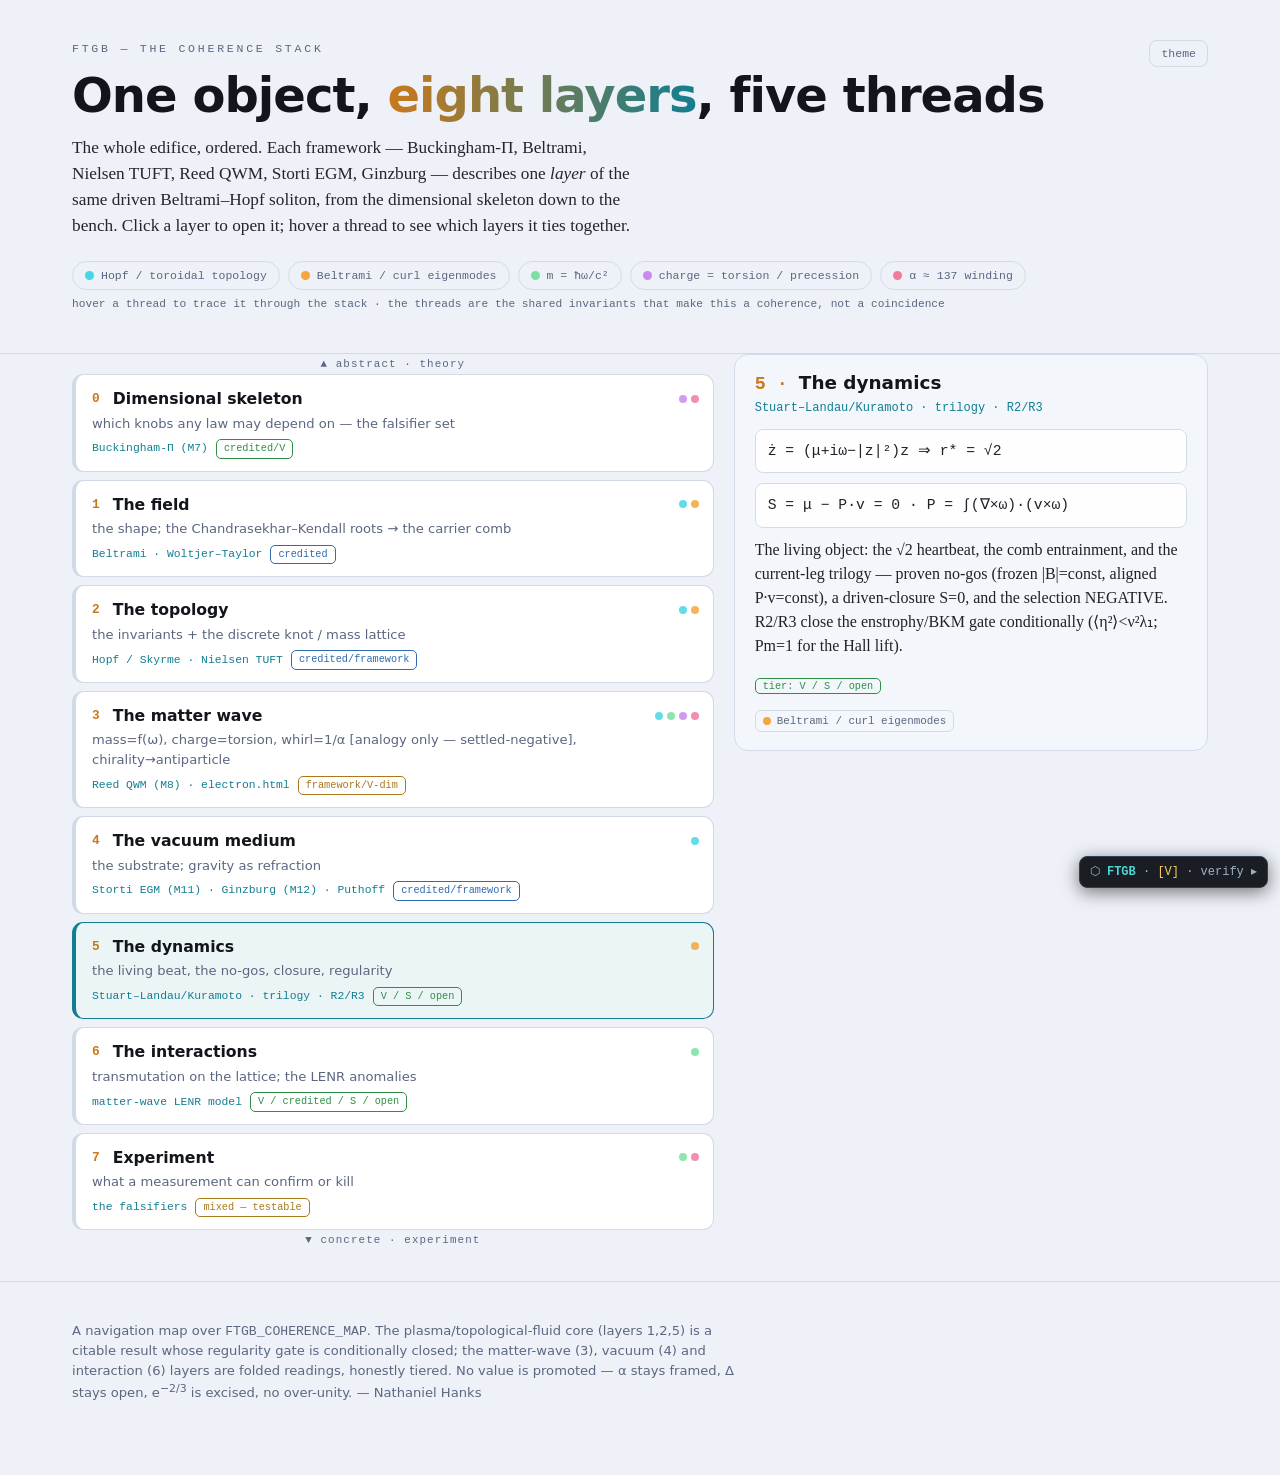
<file: coherence.html>
<!doctype html>
<html lang="en"><head>
<meta charset="utf-8"><meta name="viewport" content="width=device-width, initial-scale=1">
<title>FTGB coherence stack — the 8 layers of one object</title>
<meta name="author" content="Nathaniel Hanks">
<meta name="description" content="Interactive map of the FTGB coherence stack: eight layers from the dimensional skeleton to experiment, each framework (Buckingham-Pi, Beltrami, Nielsen TUFT, Reed QWM, Storti EGM, Ginzburg) placed in the layer it addresses, threaded by five shared invariants of the one toroidal whirl-spin-torsion soliton. Honest tiers throughout.">
</head><body>
<style>
  :root{
    --ground:#0a0d13;--panel:#141a26;--panel2:#0f141e;--line:#243044;--ink:#e9edf6;--muted:#8794ad;
    --warm:#f4a63c;--cool:#48d6e6;
    --i1:#48d6e6;--i2:#f4a63c;--i3:#7be0a0;--i4:#c98af0;--i5:#f07b9b;
    --tV:#6ac47b;--tS:#e0a94a;--tA:#6fa8dd;--tO:#c98a8a;
    --mono:ui-monospace,"SF Mono","Cascadia Code",Menlo,Consolas,monospace;
    --serif:Georgia,"Iowan Old Style",serif;--sans:-apple-system,"Segoe UI",system-ui,Roboto,sans-serif;
    --maxw:1180px;
  }
  @media (prefers-color-scheme:light){:root{--ground:#eef1f7;--panel:#fff;--panel2:#f3f6fb;--line:#d3dae7;
    --ink:#12151c;--muted:#5b6780;--warm:#c9791a;--cool:#127e91;
    --tV:#2e8f47;--tS:#a9791a;--tA:#2f6bb0;--tO:#b0524f;}}
  :root[data-theme="dark"]{--ground:#0a0d13;--panel:#141a26;--panel2:#0f141e;--line:#243044;--ink:#e9edf6;--muted:#8794ad;--warm:#f4a63c;--cool:#48d6e6;--tV:#6ac47b;--tS:#e0a94a;--tA:#6fa8dd;--tO:#c98a8a;}
  :root[data-theme="light"]{--ground:#eef1f7;--panel:#fff;--panel2:#f3f6fb;--line:#d3dae7;--ink:#12151c;--muted:#5b6780;--warm:#c9791a;--cool:#127e91;--tV:#2e8f47;--tS:#a9791a;--tA:#2f6bb0;--tO:#b0524f;}
  *{box-sizing:border-box}
  body{margin:0;background:var(--ground);color:var(--ink);font-family:var(--sans);line-height:1.5;-webkit-font-smoothing:antialiased}
  .wrap{max-width:var(--maxw);margin:0 auto;padding:0 22px}
  h1,h2,h3{margin:0;line-height:1.12;text-wrap:balance}
  .mono{font-family:var(--mono)}
  .eyebrow{font-family:var(--mono);font-size:.72rem;letter-spacing:.24em;text-transform:uppercase;color:var(--muted)}
  header{border-bottom:1px solid var(--line);padding:40px 0 26px}
  .themeToggle{float:right;font-family:var(--mono);font-size:.72rem;color:var(--muted);background:none;border:1px solid var(--line);border-radius:8px;padding:6px 11px;cursor:pointer}
  .themeToggle:hover{color:var(--ink)}
  header h1{font-size:clamp(1.9rem,4vw,3rem);font-weight:800;letter-spacing:-.02em;margin-top:12px}
  header h1 em{font-style:normal;background:linear-gradient(90deg,var(--warm),var(--cool));-webkit-background-clip:text;background-clip:text;color:transparent}
  .lede{font-family:var(--serif);font-size:1.08rem;max-width:66ch;margin-top:12px;opacity:.92}

  .invbar{display:flex;gap:8px;flex-wrap:wrap;margin:22px 0 6px}
  .invchip{font-family:var(--mono);font-size:.72rem;border:1px solid var(--line);border-radius:999px;padding:5px 12px;cursor:pointer;color:var(--muted);display:inline-flex;gap:7px;align-items:center;user-select:none}
  .invchip .sw{width:9px;height:9px;border-radius:50%}
  .invchip.on{color:var(--ink);border-color:currentColor}
  .invhint{font-family:var(--mono);font-size:.7rem;color:var(--muted);margin:2px 0 14px}

  .layout{display:grid;grid-template-columns:1.15fr .85fr;gap:20px;align-items:start;margin-bottom:30px}
  .stack{display:flex;flex-direction:column;gap:8px}
  .layer{position:relative;border:1px solid var(--line);border-left-width:4px;border-radius:11px;background:var(--panel);
    padding:12px 14px 12px 16px;cursor:pointer;transition:transform .12s,border-color .12s,background .12s}
  .layer:hover{transform:translateX(3px)}
  .layer.sel{background:color-mix(in srgb,var(--cool) 8%,var(--panel));border-color:var(--cool)}
  .layer.dim{opacity:.32}
  .layer.hl{border-left-color:var(--warm)}
  .layer .top{display:flex;align-items:center;gap:10px}
  .layer .num{font-family:var(--mono);font-size:.8rem;color:var(--warm);font-weight:700;min-width:1.4ch}
  .layer .nm{font-weight:700;font-size:.98rem}
  .layer .fixes{color:var(--muted);font-size:.82rem;margin-top:3px}
  .layer .meta{display:flex;gap:8px;align-items:center;margin-top:6px;flex-wrap:wrap}
  .layer .fw{font-family:var(--mono);font-size:.71rem;color:var(--cool)}
  .layer .dots{margin-left:auto;display:flex;gap:4px}
  .layer .dots i{width:8px;height:8px;border-radius:50%;opacity:.85}
  .chip{font-family:var(--mono);font-size:.64rem;padding:1px 7px;border-radius:5px;border:1px solid}
  .cV{color:var(--tV);border-color:var(--tV)} .cS{color:var(--tS);border-color:var(--tS)}
  .cA{color:var(--tA);border-color:var(--tA)} .cO{color:var(--tO);border-color:var(--tO)}
  .arrow{text-align:center;font-family:var(--mono);font-size:.68rem;color:var(--muted);letter-spacing:.1em;padding:2px 0}

  .detail{position:sticky;top:16px;border:1px solid var(--line);border-radius:14px;background:var(--panel2);padding:18px 20px;min-height:340px}
  .detail h3{font-size:1.15rem}
  .detail .dfw{font-family:var(--mono);font-size:.75rem;color:var(--cool);margin:4px 0 12px}
  .detail .eq{font-family:var(--mono);font-size:.92rem;background:var(--panel);border:1px solid var(--line);border-radius:8px;padding:10px 12px;margin:0 0 10px;overflow-x:auto}
  .detail p{font-family:var(--serif);opacity:.94;margin:10px 0 0}
  .detail .invrow{margin-top:14px;display:flex;gap:6px;flex-wrap:wrap}
  .detail .invrow span{font-family:var(--mono);font-size:.68rem;border:1px solid var(--line);border-radius:6px;padding:2px 7px;color:var(--muted);display:inline-flex;gap:6px;align-items:center}
  .detail .invrow i{width:8px;height:8px;border-radius:50%}
  .detail .tierline{margin-top:14px}

  footer{padding:26px 0 60px;color:var(--muted);font-size:.82rem;border-top:1px solid var(--line)}
  footer p{max-width:80ch}
  :focus-visible{outline:2px solid var(--cool);outline-offset:2px}
  @media (max-width:820px){.layout{grid-template-columns:1fr}.detail{position:static}}
</style>

<header><div class="wrap">
  <button class="themeToggle" id="tt">theme</button>
  <div class="eyebrow">FTGB — the coherence stack</div>
  <h1>One object, <em>eight layers</em>, five threads</h1>
  <p class="lede">The whole edifice, ordered. Each framework — Buckingham-Π, Beltrami, Nielsen TUFT, Reed QWM, Storti EGM, Ginzburg — describes one <em>layer</em> of the same driven Beltrami–Hopf soliton, from the dimensional skeleton down to the bench. Click a layer to open it; hover a thread to see which layers it ties together.</p>
  <div class="invbar" id="invbar"></div>
  <div class="invhint" id="invhint">hover a thread to trace it through the stack · the threads are the shared invariants that make this a coherence, not a coincidence</div>
</div></header>

<div class="wrap"><div class="layout">
  <div>
    <div class="arrow">▲ abstract · theory</div>
    <div class="stack" id="stack"></div>
    <div class="arrow">▼ concrete · experiment</div>
  </div>
  <div class="detail" id="detail"></div>
</div></div>

<footer><div class="wrap">
  <p>A navigation map over <span class="mono">FTGB_COHERENCE_MAP</span>. The plasma/topological-fluid core (layers 1,2,5) is a citable result whose regularity gate is conditionally closed; the matter-wave (3), vacuum (4) and interaction (6) layers are folded readings, honestly tiered. No value is promoted — α stays framed, Δ stays open, e<sup>−2/3</sup> is excised, no over-unity. — Nathaniel Hanks</p>
</div></footer>

<script>
(function(){
  "use strict";
  document.getElementById("tt").addEventListener("click",function(){
    var c=document.documentElement.getAttribute("data-theme");
    document.documentElement.setAttribute("data-theme", c==="dark"?"light":(c==="light"?"dark":(matchMedia("(prefers-color-scheme:dark)").matches?"light":"dark")));});

  var INV=[
    {id:0,name:"Hopf / toroidal topology", v:"--i1", layers:[1,2,3,4]},
    {id:1,name:"Beltrami / curl eigenmodes", v:"--i2", layers:[1,2,5]},
    {id:2,name:"m = ħω/c²", v:"--i3", layers:[3,6,7]},
    {id:3,name:"charge = torsion / precession", v:"--i4", layers:[0,3]},
    {id:4,name:"α ≈ 137 winding", v:"--i5", layers:[0,3,7]}
  ];
  var L=[
    {n:0,nm:"Dimensional skeleton",fw:"Buckingham-Π (M7)",tier:["cV","credited/V"],
     fixes:"which knobs any law may depend on — the falsifier set",
     eqs:["N_Π = n − r   (Π-groups = a basis of ker D)"],
     text:"The floor: dimensional analysis fixes only the ALLOWED scaling — never the mechanism, the O(1) constant, or permission to extrapolate. Used as a claim-audit; 4.4934 is a geometry-specific eigenvalue, not universal. Storti's 'sense checks' fold in here."},
    {n:1,nm:"The field",fw:"Beltrami · Woltjer–Taylor",tier:["cA","credited"],
     fixes:"the shape; the Chandrasekhar–Kendall roots → the carrier comb",
     eqs:["∇×B = λB","λ₁R = 4.4934  (first root of tan x = x)"],
     text:"The force-free eigenmode is the object's shape — the state a magnetised plasma relaxes into at fixed helicity. Its discrete roots set the inharmonic carrier comb {121,208,294} kHz. For a Beltrami field the Lamb vector v×ω vanishes: the crux of both coherence and the R2 regularity result."},
    {n:2,nm:"The topology",fw:"Hopf / Skyrme · Nielsen TUFT",tier:["cA","credited/framework"],
     fixes:"the invariants + the discrete knot / mass lattice",
     eqs:["π₃(S²) Hopf (lepton) · π₃(S³) Skyrme (baryon)","Lk = Tw + Wr · H = ∫ A·B ≈ 0.088"],
     text:"The invariants — linking, helicity, baryon number — and the discrete knot lattice the object's states live on. Nielsen's TUFT reads the mass spectrum as stable eigenmodes of the 9D curl operator (unknot, Hopf, trefoil, figure-8): the lattice transmutation hops on."},
    {n:3,nm:"The matter wave",fw:"Reed QWM (M8) · electron.html",tier:["cS","framework/V-dim"],
     fixes:"mass=f(ω), charge=torsion, whirl=1/α [analogy only — settled-negative], chirality→antiparticle",
     eqs:["ψ = √ρ e^{iθ} · m = ħω/c²","charge = spin precession ~ kg·rad/s · whirl = 1/α (analogy only)"],
     text:"The particle reading: mass is the trapped whirl, charge is the loop-closure-failure precession (the torsion defect), and the antiparticle is the opposite chirality — so e⁻/e⁺ share mass and spin for free (CPT). The neutrino is the defect-free ring. α's VALUE is open (2.3% flag), reframed as a running/IR-fixed-point question."},
    {n:4,nm:"The vacuum medium",fw:"Storti EGM (M11) · Ginzburg (M12) · Puthoff",tier:["cA","credited/framework"],
     fixes:"the substrate; gravity as refraction",
     eqs:["K_PV = e^{2GM/rc²} · c_eff = c/√K_PV","ρ₀(ω) = ħω³/(2π²c³) → comb to ω_Ω"],
     text:"The medium the object lives in: a polarizable vacuum with a refractive index (gravity as refraction, not curvature) and a ZPF ω³ energy density band-limited into a beat comb. Ginzburg's toryx/helyx read the same comb as matter and radiation. Method/imagery only; e^(−2/3) excised."},
    {n:5,nm:"The dynamics",fw:"Stuart–Landau/Kuramoto · trilogy · R2/R3",tier:["cV","V / S / open"],
     fixes:"the living beat, the no-gos, closure, regularity",
     eqs:["ż = (μ+iω−|z|²)z ⇒ r* = √2","S = μ − P·v = 0 · P = ∫(∇×ω)·(v×ω)"],
     text:"The living object: the √2 heartbeat, the comb entrainment, and the current-leg trilogy — proven no-gos (frozen |B|=const, aligned P·v=const), a driven-closure S=0, and the selection NEGATIVE. R2/R3 close the enstrophy/BKM gate conditionally (⟨η²⟩<ν²λ₁; Pm=1 for the Hall lift)."},
    {n:6,nm:"The interactions",fw:"matter-wave LENR model",tier:["cV","V / credited / S / open"],
     fixes:"transmutation on the lattice; the LENR anomalies",
     eqs:["Γ = (2π/ħ)|M_fi|² ρ_f","disposal operator = E0 (monopole) [credited] · Δ = 23.85 MeV × ρ_eff (corridor open)"],
     text:"Interactions as matter-wave beats, with the disposal chain CONVERGED (2026-09-14): no single photon mediates 0⁺→0⁺, so γ-quiet ⁴He heat must shed collectively via E0 [credited]; the anapole knot is the ACTIVE SITE (slow confinement at assembly), not the energy antenna. The one open problem is the entrance-channel assembly corridor (⁴He has no bound excited states; supra-threshold dwell dies in zeptoseconds) — two data bars: existence >1e-7, sufficiency n/⁴He≤1e-9. Δ band 1.4–1.9 MeV via ρ_eff; U_s inherited. Named, not fabricated."},
    {n:7,nm:"Experiment",fw:"the falsifiers",tier:["cS","mixed — testable"],
     fixes:"what a measurement can confirm or kill",
     eqs:["comb {121,208,294} kHz → 7/4, 5/2 · He-4/heat = 24 MeV/⁴He","Δ ∈ 1.4–1.9 MeV · 0νββ (Majorana) · A ≈ 9.0"],
     text:"Reality's edge: each layer casts a falsifier. A lock at 12/7 kills the comb pull; neutron flux scaling with heat kills the aneutronic channel; a Skyrme Δ outside 1.4–1.9 MeV kills the neutron suppression; a 0νββ null tests the neutrino rung; off-lattice ash refutes the transmutation picture."}
  ];

  function cvar(n){return getComputedStyle(document.documentElement).getPropertyValue(n).trim();}
  var stack=document.getElementById("stack"), invbar=document.getElementById("invbar"),
      detail=document.getElementById("detail"), invhint=document.getElementById("invhint");
  var sel=5, activeInv=-1;

  // invariant chips
  INV.forEach(function(iv){
    var c=document.createElement("div"); c.className="invchip"; c.dataset.i=iv.id;
    c.innerHTML='<span class="sw" style="background:var('+iv.v+')"></span>'+iv.name;
    c.addEventListener("mouseenter",function(){setInv(iv.id);});
    c.addEventListener("mouseleave",function(){setInv(-1);});
    c.addEventListener("click",function(){setInv(activeInv===iv.id?-1:iv.id,true);});
    invbar.appendChild(c);
  });
  function invsFor(n){return INV.filter(function(iv){return iv.layers.indexOf(n)>=0;});}

  // layer bars
  L.forEach(function(l){
    var d=document.createElement("div"); d.className="layer"; d.dataset.n=l.n;
    var dots=invsFor(l.n).map(function(iv){return '<i style="background:var('+iv.v+')"></i>';}).join("");
    d.innerHTML='<div class="top"><span class="num">'+l.n+'</span><span class="nm">'+l.nm+'</span>'+
      '<span class="dots">'+dots+'</span></div>'+
      '<div class="fixes">'+l.fixes+'</div>'+
      '<div class="meta"><span class="fw">'+l.fw+'</span><span class="chip '+l.tier[0]+'">'+l.tier[1]+'</span></div>';
    d.addEventListener("click",function(){select(l.n);});
    stack.appendChild(d);
  });

  function setInv(id,sticky){
    if(!sticky && activeInv>=0 && id<0){ id=activeInv; } // keep sticky selection
    var showId = (id<0? activeInv : id);
    if(sticky) activeInv = (id<0? -1 : id);
    [].forEach.call(invbar.children,function(c){c.classList.toggle("on", +c.dataset.i===(sticky?activeInv:showId) && (sticky?activeInv:showId)>=0);});
    var iv = showId>=0? INV[showId] : null;
    [].forEach.call(stack.children,function(bar){
      var n=+bar.dataset.n;
      if(iv){ bar.classList.toggle("hl", iv.layers.indexOf(n)>=0); bar.classList.toggle("dim", iv.layers.indexOf(n)<0); }
      else { bar.classList.remove("hl"); bar.classList.remove("dim"); }
    });
    invhint.textContent = iv? ("“"+iv.name+"” threads layers "+iv.layers.join(", ")+" — one invariant, seen at each layer.")
      : "hover a thread to trace it through the stack · the threads are the shared invariants that make this a coherence, not a coincidence";
  }

  function select(n){
    sel=n;
    [].forEach.call(stack.children,function(bar){bar.classList.toggle("sel", +bar.dataset.n===n);});
    var l=L[n];
    var invrow=invsFor(n).map(function(iv){return '<span><i style="background:var('+iv.v+')"></i>'+iv.name+'</span>';}).join("");
    detail.innerHTML='<h3><span class="mono" style="color:var(--warm)">'+n+' · </span>'+l.nm+'</h3>'+
      '<div class="dfw">'+l.fw+'</div>'+
      l.eqs.map(function(e){return '<p class="eq">'+e+'</p>';}).join("")+
      '<p>'+l.text+'</p>'+
      '<div class="tierline"><span class="chip '+l.tier[0]+'">tier: '+l.tier[1]+'</span></div>'+
      '<div class="invrow">'+invrow+'</div>';
  }
  select(5);
})();
</script>
<script>window.FTGB_PROVENANCE={page:"The Coherence Stack",tier:"[V]",checks:["exact_beltrami_regularity_check","carrier_chirality_lock_check","nmode_woltjer_lp_check"],note:"Coherence is regularity (the Lamb-null blow-up cancellation) and the single-chirality lock are verified in-repo."};</script>
<script src="provenance.js"></script>
</body></html>
</file>
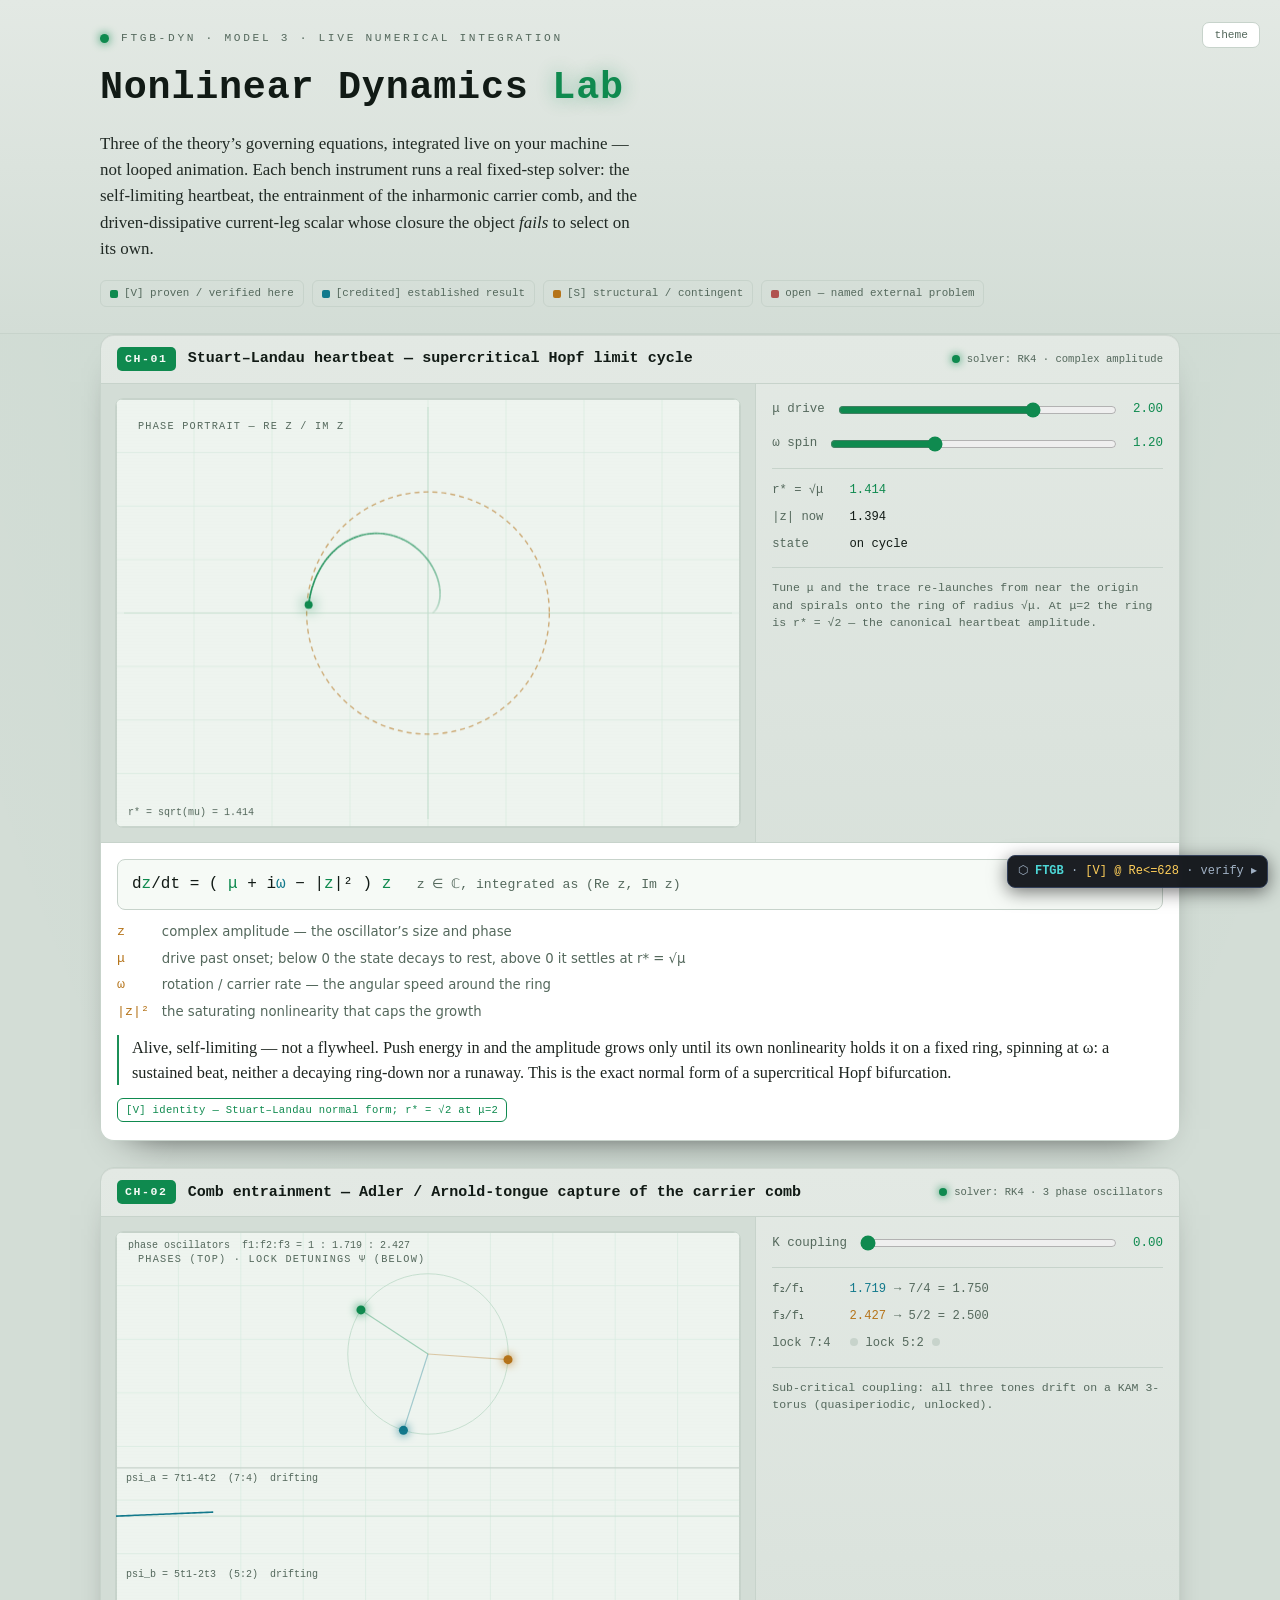
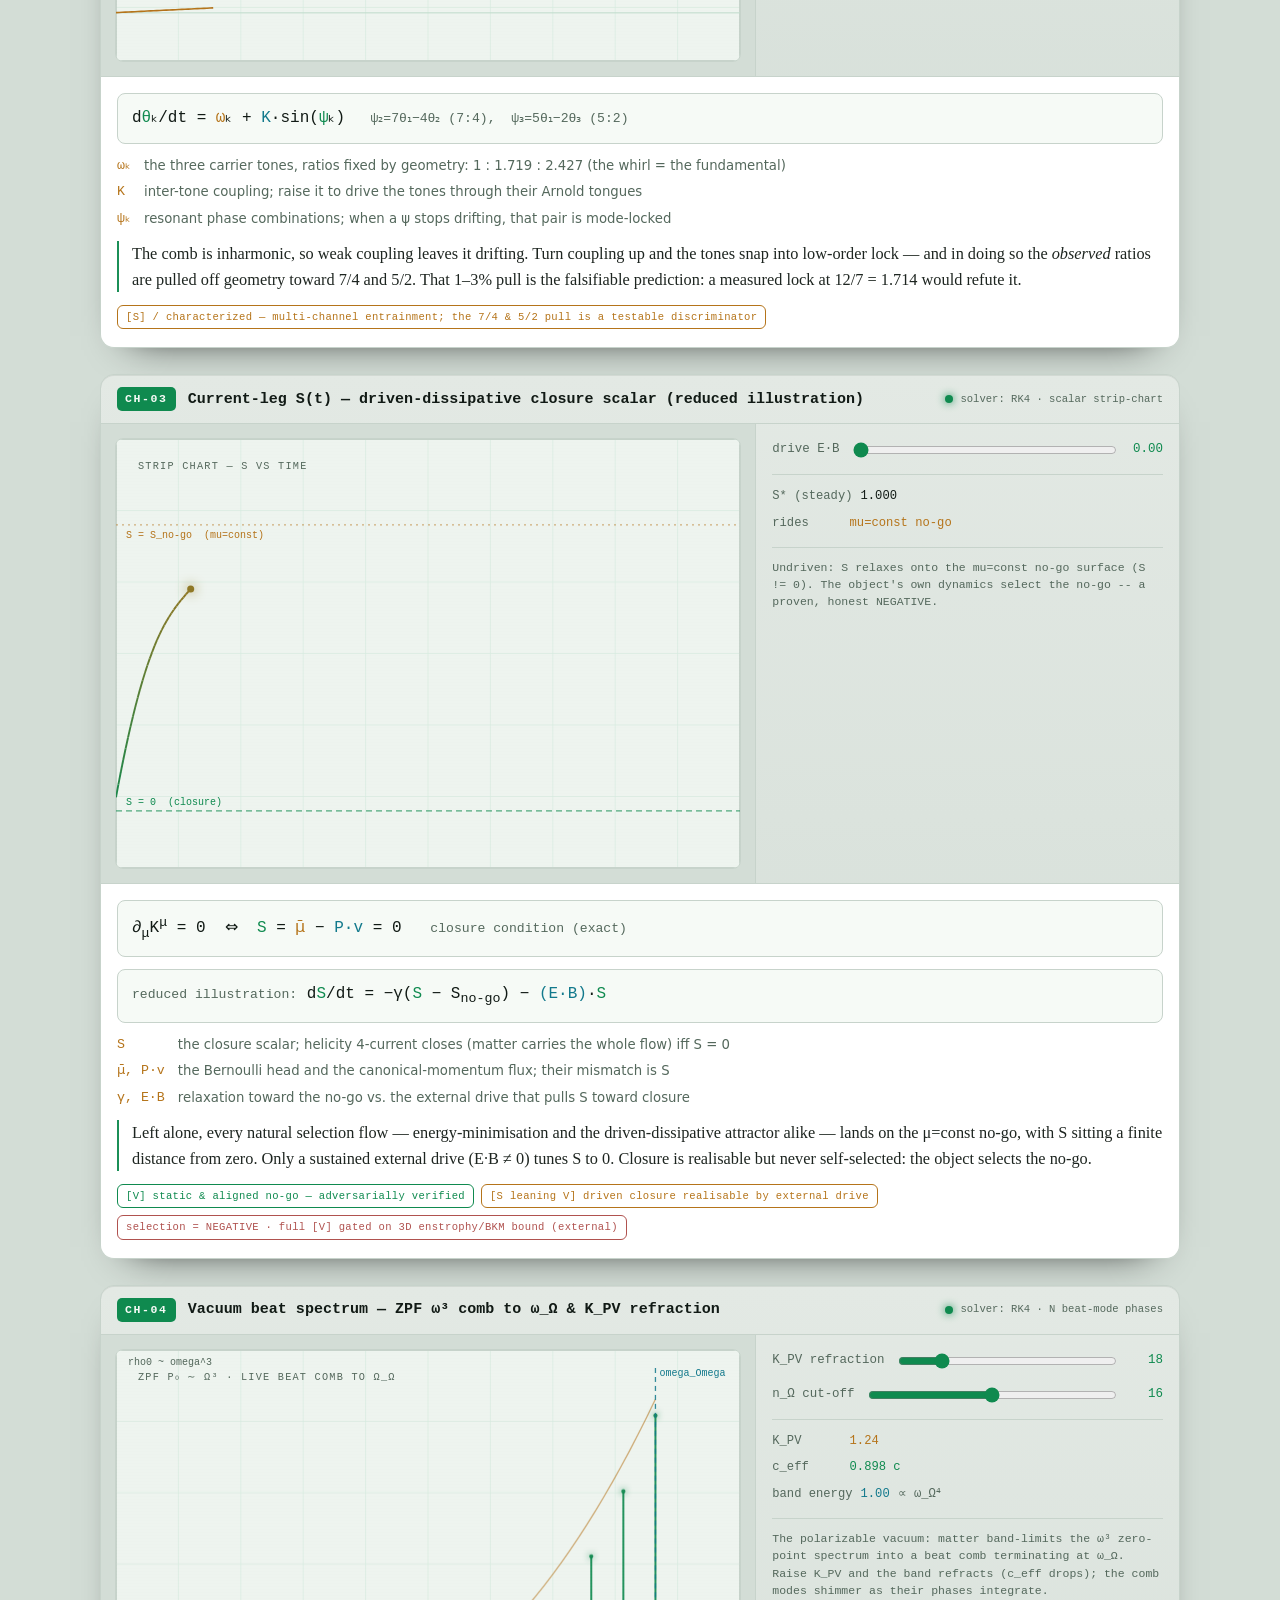
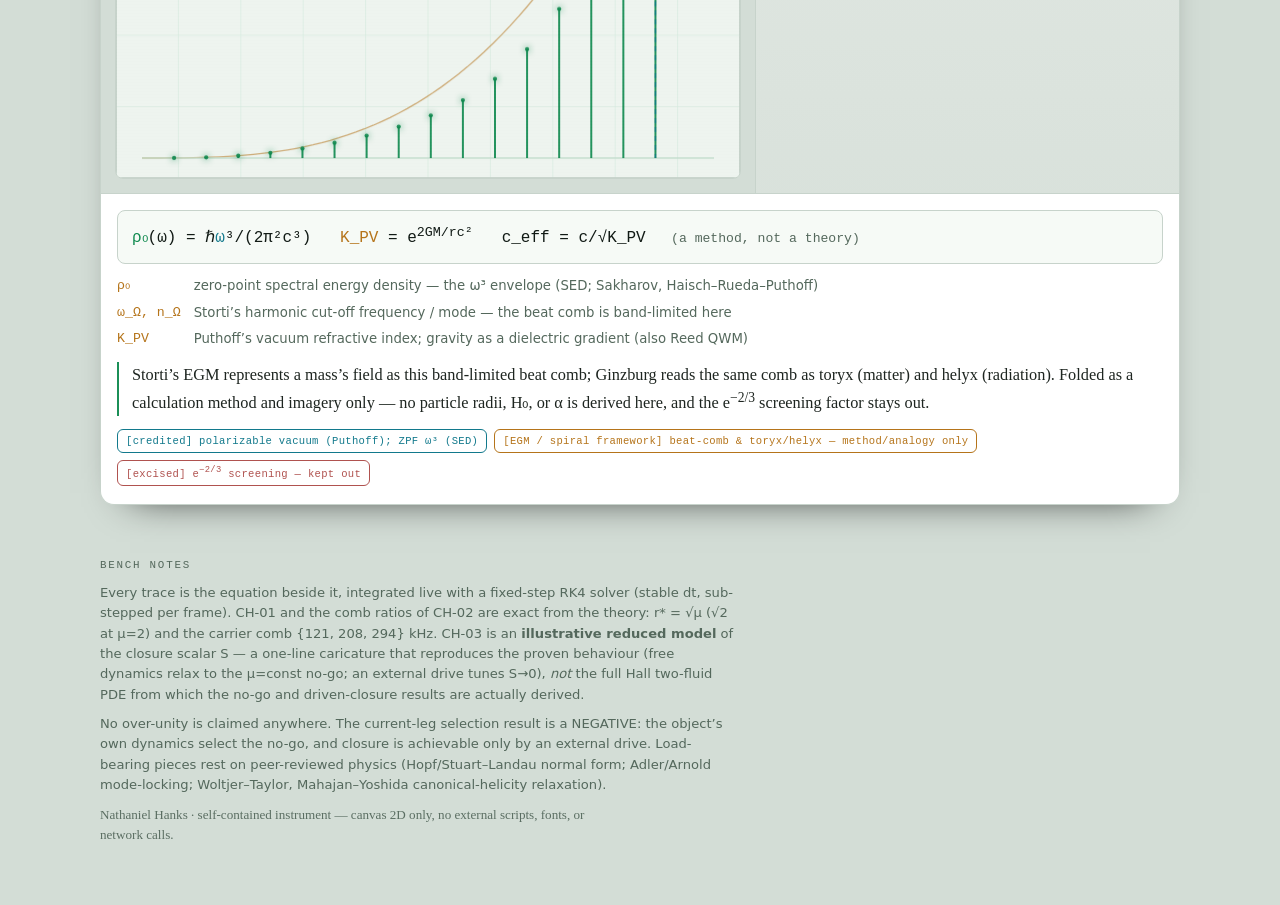
<file: dynamics_lab.html>
<!doctype html>
<html lang="en">
<head>
<meta charset="utf-8">
<meta name="viewport" content="width=device-width, initial-scale=1">
<title>FTGB Dynamics Lab — live nonlinear integration</title>
<meta name="author" content="Nathaniel Hanks">
<meta name="description" content="Three of the theory's governing equations integrated live with a real fixed-step solver: the Stuart-Landau heartbeat, Kuramoto/Adler comb-pull entrainment, and the driven-dissipative current-leg scalar S(t).">
</head>
<body>
<style>
  :root{
    --scope:#050b08; --scope2:#07120d; --grid:#123c2b; --grid2:#0d2a1f;
    --bezel1:#171e1b; --bezel2:#0e1512; --plate:#101815; --line:#22302a;
    --ink:#dff3e6; --muted:#7c9488;
    --phos:#43f59b; --amber:#ffb347; --cyan:#49d6e6; --red:#e77d7d;
    --tV:#43f59b; --tC:#49d6e6; --tS:#ffb347; --tO:#e77d7d;
    --mono:ui-monospace,"SF Mono","Cascadia Code",Menlo,Consolas,monospace;
    --serif:Georgia,"Iowan Old Style","Times New Roman",serif;
    --sans:-apple-system,"Segoe UI",system-ui,Roboto,sans-serif;
    --maxw:1120px;
  }
  @media (prefers-color-scheme:light){
    :root{--scope:#eef4ef;--scope2:#f6faf6;--grid:#c2ddcd;--grid2:#d8ebe0;
      --bezel1:#e3e9e4;--bezel2:#d3ddd6;--plate:#ffffff;--line:#c7d3cb;
      --ink:#111a15;--muted:#54685c;
      --phos:#0f8a4f;--amber:#b5741a;--cyan:#12798c;--red:#b0524f;
      --tV:#0f8a4f;--tC:#12798c;--tS:#b5741a;--tO:#b0524f;}
  }
  :root[data-theme="dark"]{--scope:#050b08;--scope2:#07120d;--grid:#123c2b;--grid2:#0d2a1f;
    --bezel1:#171e1b;--bezel2:#0e1512;--plate:#101815;--line:#22302a;
    --ink:#dff3e6;--muted:#7c9488;--phos:#43f59b;--amber:#ffb347;--cyan:#49d6e6;--red:#e77d7d;
    --tV:#43f59b;--tC:#49d6e6;--tS:#ffb347;--tO:#e77d7d;}
  :root[data-theme="light"]{--scope:#eef4ef;--scope2:#f6faf6;--grid:#c2ddcd;--grid2:#d8ebe0;
    --bezel1:#e3e9e4;--bezel2:#d3ddd6;--plate:#ffffff;--line:#c7d3cb;
    --ink:#111a15;--muted:#54685c;--phos:#0f8a4f;--amber:#b5741a;--cyan:#12798c;--red:#b0524f;
    --tV:#0f8a4f;--tC:#12798c;--tS:#b5741a;--tO:#b0524f;}

  *{box-sizing:border-box}
  body{margin:0;background:
    radial-gradient(120% 90% at 50% -10%, color-mix(in srgb,var(--phos) 6%,transparent), transparent 55%),
    var(--bezel2);color:var(--ink);font-family:var(--sans);line-height:1.55;-webkit-font-smoothing:antialiased}
  .wrap{max-width:var(--maxw);margin:0 auto;padding:0 20px}
  code,.m{font-family:var(--mono)}
  .plain{font-family:var(--serif)}
  a{color:var(--cyan)}

  /* faceplate header */
  header.face{border-bottom:1px solid var(--line);
    background:linear-gradient(180deg,var(--bezel1),var(--bezel2));position:relative}
  .face .wrap{padding:30px 20px 26px}
  .brandline{display:flex;align-items:center;gap:12px;flex-wrap:wrap}
  .pwr{width:9px;height:9px;border-radius:50%;background:var(--phos);box-shadow:0 0 10px var(--phos)}
  .model{font-family:var(--mono);font-size:.7rem;letter-spacing:.24em;text-transform:uppercase;color:var(--muted)}
  h1.title{font-family:var(--mono);font-weight:700;letter-spacing:.02em;margin:12px 0 0;
    font-size:clamp(1.5rem,3.4vw,2.4rem);color:var(--ink)}
  h1.title .hl{color:var(--phos);text-shadow:0 0 18px color-mix(in srgb,var(--phos) 45%,transparent)}
  .lede{font-family:var(--serif);font-size:1.06rem;max-width:64ch;margin-top:12px;opacity:.92}
  .tierbar{display:flex;gap:8px;flex-wrap:wrap;margin-top:18px;font-family:var(--mono);font-size:.68rem}
  .tk{display:inline-flex;align-items:center;gap:6px;border:1px solid var(--line);border-radius:6px;padding:4px 9px;color:var(--muted)}
  .tk i{width:8px;height:8px;border-radius:2px;display:inline-block}
  .themeToggle{position:absolute;top:22px;right:20px;font-family:var(--mono);font-size:.7rem;color:var(--muted);
    background:var(--plate);border:1px solid var(--line);border-radius:7px;padding:6px 11px;cursor:pointer}
  .themeToggle:hover{color:var(--ink);border-color:var(--phos)}

  /* rack instrument */
  main{padding:26px 0 10px}
  .rack{border:1px solid var(--line);border-radius:14px;margin:0 0 26px;overflow:hidden;
    background:linear-gradient(180deg,var(--bezel1),var(--bezel2));
    box-shadow:0 1px 0 color-mix(in srgb,var(--ink) 8%,transparent) inset, 0 18px 40px -30px #000}
  .rackHead{display:flex;align-items:center;gap:12px;padding:12px 16px;border-bottom:1px solid var(--line);
    font-family:var(--mono);flex-wrap:wrap}
  .ch{font-size:.72rem;letter-spacing:.14em;color:var(--scope2);background:var(--phos);
    padding:3px 8px;border-radius:5px;font-weight:700}
  .rackHead .nm{font-size:.94rem;color:var(--ink);font-weight:600}
  .rackHead .led{margin-left:auto;display:inline-flex;align-items:center;gap:7px;font-size:.66rem;color:var(--muted)}
  .rackHead .led i{width:8px;height:8px;border-radius:50%;background:var(--tV);box-shadow:0 0 8px var(--tV)}

  .rackBody{display:grid;grid-template-columns:1.55fr 1fr;gap:0}
  .screenWrap{position:relative;border-right:1px solid var(--line);padding:14px;background:var(--bezel2)}
  .screen{position:relative;border:1px solid var(--line);border-radius:8px;overflow:hidden;background:var(--scope);
    box-shadow:0 0 0 1px color-mix(in srgb,var(--phos) 8%,transparent) inset}
  .screen canvas{display:block;width:100%;height:100%}
  .screen .scan{position:absolute;inset:0;pointer-events:none;
    background:repeating-linear-gradient(0deg,transparent 0 2px, color-mix(in srgb,#000 22%,transparent) 2px 3px);
    opacity:.30;mix-blend-mode:overlay}
  @media (prefers-color-scheme:light){.screen .scan{opacity:.10}}
  :root[data-theme="light"] .screen .scan{opacity:.10}
  :root[data-theme="dark"] .screen .scan{opacity:.30}
  .screenTag{position:absolute;top:20px;left:22px;font-family:var(--mono);font-size:.64rem;
    letter-spacing:.12em;color:var(--muted);text-transform:uppercase;pointer-events:none}

  .console{padding:16px 16px 14px;display:flex;flex-direction:column;gap:14px}
  .fader{display:grid;grid-template-columns:auto 1fr auto;gap:11px;align-items:center;font-family:var(--mono);font-size:.78rem}
  .fader label{color:var(--muted)}
  .fader output{color:var(--phos);font-variant-numeric:tabular-nums;min-width:5ch;text-align:right}
  input[type=range]{width:100%;accent-color:var(--phos);cursor:pointer}
  .meter{border-top:1px solid var(--line);padding-top:12px;display:flex;flex-direction:column;gap:8px}
  .row{display:flex;align-items:baseline;gap:8px;font-family:var(--mono);font-size:.76rem}
  .row .k{color:var(--muted);min-width:9.5ch}
  .row .v{color:var(--ink);font-variant-numeric:tabular-nums}
  .row .v.g{color:var(--phos)} .row .v.a{color:var(--amber)} .row .v.c{color:var(--cyan)}
  .dled{width:8px;height:8px;border-radius:50%;background:var(--line);display:inline-block}
  .dled.on{background:var(--phos);box-shadow:0 0 8px var(--phos)}
  .dled.amber.on{background:var(--amber);box-shadow:0 0 8px var(--amber)}
  .status{font-family:var(--mono);font-size:.72rem;color:var(--muted);border-top:1px solid var(--line);
    padding-top:11px;line-height:1.5}

  /* spec plate under screen */
  .plate{border-top:1px solid var(--line);background:var(--plate);padding:16px 16px 18px}
  .eq{font-family:var(--mono);font-size:1rem;background:var(--scope2);border:1px solid var(--line);
    border-radius:8px;padding:12px 14px;margin:0 0 12px;overflow-x:auto;color:var(--ink)}
  .eq .w{color:var(--phos)} .eq .a{color:var(--amber)} .eq .c{color:var(--cyan)}
  .eq .sm{color:var(--muted);font-size:.82rem}
  .sym{display:grid;grid-template-columns:auto 1fr;gap:6px 13px;font-size:.83rem;margin:0 0 12px}
  .sym dt{font-family:var(--mono);color:var(--amber)} .sym dd{margin:0;color:var(--muted)}
  .trans{font-family:var(--serif);font-size:1.02rem;border-left:2px solid var(--phos);padding-left:13px;opacity:.95;margin:0}
  .tiers{margin-top:13px;display:flex;flex-wrap:wrap;gap:7px}
  .tier{display:inline-block;font-family:var(--mono);font-size:.66rem;letter-spacing:.03em;padding:3px 8px;border-radius:6px;border:1px solid}
  .tier.v{color:var(--tV);border-color:var(--tV)} .tier.c{color:var(--tC);border-color:var(--tC)}
  .tier.s{color:var(--tS);border-color:var(--tS)} .tier.o{color:var(--tO);border-color:var(--tO)}

  footer{padding:26px 0 60px;color:var(--muted);font-size:.82rem}
  footer .wrap{display:flex;flex-direction:column;gap:9px}
  footer p{max-width:76ch;margin:0}
  footer .plain{opacity:.95}

  :focus-visible{outline:2px solid var(--phos);outline-offset:2px}
  @media (max-width:840px){.rackBody{grid-template-columns:1fr}.screenWrap{border-right:none;border-bottom:1px solid var(--line)}}
  @media (prefers-reduced-motion:reduce){*{animation:none!important;transition:none!important}}
</style>

<header class="face">
  <div class="wrap">
    <button class="themeToggle" id="tt">theme</button>
    <div class="brandline">
      <span class="pwr"></span>
      <span class="model">FTGB-DYN &middot; Model 3 &middot; live numerical integration</span>
    </div>
    <h1 class="title">Nonlinear Dynamics <span class="hl">Lab</span></h1>
    <p class="lede">Three of the theory&rsquo;s governing equations, integrated live on your machine &mdash; not looped animation. Each bench instrument runs a real fixed-step solver: the self-limiting heartbeat, the entrainment of the inharmonic carrier comb, and the driven-dissipative current-leg scalar whose closure the object <em>fails</em> to select on its own.</p>
    <div class="tierbar">
      <span class="tk"><i style="background:var(--tV)"></i> [V] proven / verified here</span>
      <span class="tk"><i style="background:var(--tC)"></i> [credited] established result</span>
      <span class="tk"><i style="background:var(--tS)"></i> [S] structural / contingent</span>
      <span class="tk"><i style="background:var(--tO)"></i> open &mdash; named external problem</span>
    </div>
  </div>
</header>

<main class="wrap">

  <!-- CH-01  STUART-LANDAU -->
  <section class="rack">
    <div class="rackHead">
      <span class="ch">CH-01</span>
      <span class="nm">Stuart&ndash;Landau heartbeat &mdash; supercritical Hopf limit cycle</span>
      <span class="led"><i></i> solver: RK4 &middot; complex amplitude</span>
    </div>
    <div class="rackBody">
      <div class="screenWrap">
        <div class="screen" style="aspect-ratio:16/11">
          <canvas id="c1"></canvas>
          <div class="scan"></div>
          <div class="screenTag">phase portrait &mdash; Re z / Im z</div>
        </div>
      </div>
      <div class="console">
        <div class="fader"><label for="s1mu">&mu; drive</label><input type="range" id="s1mu" min="-0.5" max="3" step="0.01" value="2"><output id="s1muO">2.00</output></div>
        <div class="fader"><label for="s1om">&omega; spin</label><input type="range" id="s1om" min="0.2" max="3" step="0.01" value="1.20"><output id="s1omO">1.20</output></div>
        <div class="meter">
          <div class="row"><span class="k">r* = &radic;&mu;</span><span class="v g" id="s1r">1.414</span></div>
          <div class="row"><span class="k">|z| now</span><span class="v" id="s1z">&mdash;</span></div>
          <div class="row"><span class="k">state</span><span class="v" id="s1st">on cycle</span></div>
        </div>
        <div class="status" id="s1status">Tune &mu; and the trace re-launches from near the origin and spirals onto the ring of radius &radic;&mu;. At &mu;=2 the ring is r* = &radic;2 &mdash; the canonical heartbeat amplitude.</div>
      </div>
    </div>
    <div class="plate">
      <p class="eq">d<span class="w">z</span>/dt = ( <span class="w">&mu;</span> + i<span class="c">&omega;</span> &minus; |<span class="w">z</span>|&sup2; ) <span class="w">z</span> <span class="sm">&nbsp; z &isin; &#8450;, integrated as (Re z, Im z)</span></p>
      <dl class="sym">
        <dt>z</dt><dd>complex amplitude &mdash; the oscillator&rsquo;s size and phase</dd>
        <dt>&mu;</dt><dd>drive past onset; below 0 the state decays to rest, above 0 it settles at r* = &radic;&mu;</dd>
        <dt>&omega;</dt><dd>rotation / carrier rate &mdash; the angular speed around the ring</dd>
        <dt>|z|&sup2;</dt><dd>the saturating nonlinearity that caps the growth</dd>
      </dl>
      <p class="trans">Alive, self-limiting &mdash; not a flywheel. Push energy in and the amplitude grows only until its own nonlinearity holds it on a fixed ring, spinning at &omega;: a sustained beat, neither a decaying ring-down nor a runaway. This is the exact normal form of a supercritical Hopf bifurcation.</p>
      <div class="tiers"><span class="tier v">[V] identity &mdash; Stuart&ndash;Landau normal form; r* = &radic;2 at &mu;=2</span></div>
    </div>
  </section>

  <!-- CH-02  KURAMOTO / ADLER COMB -->
  <section class="rack">
    <div class="rackHead">
      <span class="ch">CH-02</span>
      <span class="nm">Comb entrainment &mdash; Adler / Arnold-tongue capture of the carrier comb</span>
      <span class="led"><i></i> solver: RK4 &middot; 3 phase oscillators</span>
    </div>
    <div class="rackBody">
      <div class="screenWrap">
        <div class="screen" style="aspect-ratio:16/11">
          <canvas id="c2"></canvas>
          <div class="scan"></div>
          <div class="screenTag">phases (top) &middot; lock detunings &psi; (below)</div>
        </div>
      </div>
      <div class="console">
        <div class="fader"><label for="s2k">K coupling</label><input type="range" id="s2k" min="0" max="1" step="0.005" value="0"><output id="s2kO">0.00</output></div>
        <div class="meter">
          <div class="row"><span class="k">f&#8322;/f&#8321;</span><span class="v c" id="s2r2">1.719</span><span class="v" style="color:var(--muted)" id="s2t2">&rarr; 7/4 = 1.750</span></div>
          <div class="row"><span class="k">f&#8323;/f&#8321;</span><span class="v a" id="s2r3">2.427</span><span class="v" style="color:var(--muted)" id="s2t3">&rarr; 5/2 = 2.500</span></div>
          <div class="row"><span class="k">lock 7:4</span><span class="dled" id="s2la"></span><span class="k" style="min-width:0">lock 5:2</span><span class="dled amber" id="s2lb"></span></div>
        </div>
        <div class="status" id="s2status">Natural comb {121, 208, 294} kHz &rarr; 1 : 1.719 : 2.427. Sub-critical coupling: the three tones drift on a KAM 3-torus (quasiperiodic, unlocked).</div>
      </div>
    </div>
    <div class="plate">
      <p class="eq">d<span class="w">&theta;</span>&#8342;/dt = <span class="a">&omega;</span>&#8342; + <span class="c">K</span>&middot;sin(<span class="w">&psi;</span>&#8342;) <span class="sm">&nbsp; &psi;&#8322;=7&theta;&#8321;&minus;4&theta;&#8322; (7:4), &nbsp;&psi;&#8323;=5&theta;&#8321;&minus;2&theta;&#8323; (5:2)</span></p>
      <dl class="sym">
        <dt>&omega;&#8342;</dt><dd>the three carrier tones, ratios fixed by geometry: 1 : 1.719 : 2.427 (the whirl = the fundamental)</dd>
        <dt>K</dt><dd>inter-tone coupling; raise it to drive the tones through their Arnold tongues</dd>
        <dt>&psi;&#8342;</dt><dd>resonant phase combinations; when a &psi; stops drifting, that pair is mode-locked</dd>
      </dl>
      <p class="trans">The comb is inharmonic, so weak coupling leaves it drifting. Turn coupling up and the tones snap into low-order lock &mdash; and in doing so the <em>observed</em> ratios are pulled off geometry toward 7/4 and 5/2. That 1&ndash;3% pull is the falsifiable prediction: a measured lock at 12/7 = 1.714 would refute it.</p>
      <div class="tiers"><span class="tier s">[S] / characterized &mdash; multi-channel entrainment; the 7/4 &amp; 5/2 pull is a testable discriminator</span></div>
    </div>
  </section>

  <!-- CH-03  CURRENT-LEG S(t) -->
  <section class="rack">
    <div class="rackHead">
      <span class="ch">CH-03</span>
      <span class="nm">Current-leg S(t) &mdash; driven-dissipative closure scalar (reduced illustration)</span>
      <span class="led"><i></i> solver: RK4 &middot; scalar strip-chart</span>
    </div>
    <div class="rackBody">
      <div class="screenWrap">
        <div class="screen" style="aspect-ratio:16/11">
          <canvas id="c3"></canvas>
          <div class="scan"></div>
          <div class="screenTag">strip chart &mdash; S vs time</div>
        </div>
      </div>
      <div class="console">
        <div class="fader"><label for="s3d">drive E&middot;B</label><input type="range" id="s3d" min="0" max="1" step="0.005" value="0"><output id="s3dO">0.00</output></div>
        <div class="meter">
          <div class="row"><span class="k">S* (steady)</span><span class="v" id="s3ss">1.00</span></div>
          <div class="row"><span class="k">rides</span><span class="v" id="s3ride">&mu;=const no-go</span></div>
        </div>
        <div class="status" id="s3status">Undriven: S relaxes onto the &mu;=const no-go surface (S &ne; 0). The object&rsquo;s own dynamics select the no-go &mdash; a proven, honest NEGATIVE. Matter is the flow of the knot only when the knot is externally driven.</div>
      </div>
    </div>
    <div class="plate">
      <p class="eq">&part;<sub>&mu;</sub>K<sup>&mu;</sup> = 0 &nbsp;&hArr;&nbsp; <span class="w">S</span> = <span class="a">&mu;&#772;</span> &minus; <span class="c">P&middot;v</span> = 0 &nbsp;&nbsp;<span class="sm">closure condition (exact)</span></p>
      <p class="eq"><span class="sm">reduced illustration:</span> d<span class="w">S</span>/dt = &minus;&gamma;(<span class="w">S</span> &minus; S<sub>no-go</sub>) &minus; <span class="c">(E&middot;B)</span>&middot;<span class="w">S</span></p>
      <dl class="sym">
        <dt>S</dt><dd>the closure scalar; helicity 4-current closes (matter carries the whole flow) iff S = 0</dd>
        <dt>&mu;&#772;, P&middot;v</dt><dd>the Bernoulli head and the canonical-momentum flux; their mismatch is S</dd>
        <dt>&gamma;, E&middot;B</dt><dd>relaxation toward the no-go vs. the external drive that pulls S toward closure</dd>
      </dl>
      <p class="trans">Left alone, every natural selection flow &mdash; energy-minimisation and the driven-dissipative attractor alike &mdash; lands on the &mu;=const no-go, with S sitting a finite distance from zero. Only a sustained external drive (E&middot;B &ne; 0) tunes S to 0. Closure is realisable but never self-selected: the object selects the no-go.</p>
      <div class="tiers">
        <span class="tier v">[V] static &amp; aligned no-go &mdash; adversarially verified</span>
        <span class="tier s">[S leaning V] driven closure realisable by external drive</span>
        <span class="tier o">selection = NEGATIVE &middot; full [V] gated on 3D enstrophy/BKM bound (external)</span>
      </div>
    </div>
  </section>

  <!-- CH-04  VACUUM BEAT SPECTRUM -->
  <section class="rack">
    <div class="rackHead">
      <span class="ch">CH-04</span>
      <span class="nm">Vacuum beat spectrum &mdash; ZPF &omega;&sup3; comb to &omega;_&Omega; &amp; K_PV refraction</span>
      <span class="led"><i></i> solver: RK4 &middot; N beat-mode phases</span>
    </div>
    <div class="rackBody">
      <div class="screenWrap">
        <div class="screen" style="aspect-ratio:16/11">
          <canvas id="c4"></canvas>
          <div class="scan"></div>
          <div class="screenTag">ZPF &rho;&#8320; &sim; &omega;&sup3; &middot; live beat comb to &omega;_&Omega;</div>
        </div>
      </div>
      <div class="console">
        <div class="fader"><label for="s4k">K_PV refraction</label><input type="range" id="s4k" min="0" max="100" step="1" value="18"><output id="s4kO">18</output></div>
        <div class="fader"><label for="s4n">n_&Omega; cut-off</label><input type="range" id="s4n" min="4" max="28" step="1" value="16"><output id="s4nO">16</output></div>
        <div class="meter">
          <div class="row"><span class="k">K_PV</span><span class="v a" id="s4K">1.24</span></div>
          <div class="row"><span class="k">c_eff</span><span class="v g" id="s4C">0.898 c</span></div>
          <div class="row"><span class="k">band energy</span><span class="v c" id="s4E">1.00</span><span class="v" style="color:var(--muted)">&prop; &omega;_&Omega;&#8308;</span></div>
        </div>
        <div class="status" id="s4status">The polarizable vacuum: matter band-limits the &omega;&sup3; zero-point spectrum into a beat comb terminating at &omega;_&Omega;. Raise K_PV and the band refracts (c_eff drops); the comb modes shimmer as their phases integrate.</div>
      </div>
    </div>
    <div class="plate">
      <p class="eq"><span class="w">&rho;&#8320;</span>(&omega;) = &#8463;<span class="c">&omega;</span>&sup3;/(2&pi;&sup2;c&sup3;) &nbsp; <span class="a">K_PV</span> = e<sup>2GM/rc&sup2;</sup> &nbsp; c_eff = c/&radic;K_PV <span class="sm">&nbsp; (a method, not a theory)</span></p>
      <dl class="sym">
        <dt>&rho;&#8320;</dt><dd>zero-point spectral energy density &mdash; the &omega;&sup3; envelope (SED; Sakharov, Haisch&ndash;Rueda&ndash;Puthoff)</dd>
        <dt>&omega;_&Omega;, n_&Omega;</dt><dd>Storti&rsquo;s harmonic cut-off frequency / mode &mdash; the beat comb is band-limited here</dd>
        <dt>K_PV</dt><dd>Puthoff&rsquo;s vacuum refractive index; gravity as a dielectric gradient (also Reed QWM)</dd>
      </dl>
      <p class="trans">Storti&rsquo;s EGM represents a mass&rsquo;s field as this band-limited beat comb; Ginzburg reads the same comb as toryx (matter) and helyx (radiation). Folded as a calculation method and imagery only &mdash; no particle radii, H&#8320;, or &alpha; is derived here, and the e<sup>&minus;2/3</sup> screening factor stays out.</p>
      <div class="tiers">
        <span class="tier c">[credited] polarizable vacuum (Puthoff); ZPF &omega;&sup3; (SED)</span>
        <span class="tier s">[EGM / spiral framework] beat-comb &amp; toryx/helyx &mdash; method/analogy only</span>
        <span class="tier o">[excised] e<sup>&minus;2/3</sup> screening &mdash; kept out</span>
      </div>
    </div>
  </section>

</main>

<footer><div class="wrap">
  <p class="m" style="letter-spacing:.16em;text-transform:uppercase;font-size:.68rem;color:var(--muted)">bench notes</p>
  <p>Every trace is the equation beside it, integrated live with a fixed-step RK4 solver (stable dt, sub-stepped per frame). CH-01 and the comb ratios of CH-02 are exact from the theory: r* = &radic;&mu; (&radic;2 at &mu;=2) and the carrier comb {121, 208, 294} kHz. CH-03 is an <strong>illustrative reduced model</strong> of the closure scalar S &mdash; a one-line caricature that reproduces the proven behaviour (free dynamics relax to the &mu;=const no-go; an external drive tunes S&rarr;0), <em>not</em> the full Hall two-fluid PDE from which the no-go and driven-closure results are actually derived.</p>
  <p>No over-unity is claimed anywhere. The current-leg selection result is a NEGATIVE: the object&rsquo;s own dynamics select the no-go, and closure is achievable only by an external drive. Load-bearing pieces rest on peer-reviewed physics (Hopf/Stuart&ndash;Landau normal form; Adler/Arnold mode-locking; Woltjer&ndash;Taylor, Mahajan&ndash;Yoshida canonical-helicity relaxation).</p>
  <p class="plain">Nathaniel Hanks &middot; self-contained instrument &mdash; canvas 2D only, no external scripts, fonts, or network calls.</p>
</div></footer>

<script>
(function(){
  "use strict";
  var reduced = matchMedia("(prefers-reduced-motion:reduce)").matches;

  // ---- theme toggle ----
  var tt=document.getElementById("tt");
  tt.addEventListener("click",function(){
    var cur=document.documentElement.getAttribute("data-theme");
    var next = cur==="dark" ? "light" : (cur==="light" ? "dark" :
      (matchMedia("(prefers-color-scheme:dark)").matches?"light":"dark"));
    document.documentElement.setAttribute("data-theme",next);
  });

  function cvar(n){return getComputedStyle(document.documentElement).getPropertyValue(n).trim();}
  function fit(c){
    var r=c.getBoundingClientRect(), d=Math.min(devicePixelRatio||1,2);
    var w=Math.max(2,Math.round(r.width)), h=Math.max(2,Math.round(r.height));
    if(c.width!==w*d||c.height!==h*d){c.width=w*d;c.height=h*d;}
    var x=c.getContext("2d"); x.setTransform(d,0,0,d,0,0);
    return {x:x,w:w,h:h};
  }
  function graticule(x,W,H,nx,ny){
    x.fillStyle=cvar("--scope"); x.fillRect(0,0,W,H);
    x.strokeStyle=cvar("--grid2"); x.lineWidth=1; x.globalAlpha=.7;
    var i;
    for(i=1;i<nx;i++){var px=W*i/nx;x.beginPath();x.moveTo(px,0);x.lineTo(px,H);x.stroke();}
    for(i=1;i<ny;i++){var py=H*i/ny;x.beginPath();x.moveTo(0,py);x.lineTo(W,py);x.stroke();}
    x.globalAlpha=1;
    x.strokeStyle=cvar("--line"); x.strokeRect(.5,.5,W-1,H-1);
  }

  // ==========================================================
  // CH-01  Stuart-Landau : dz/dt = (mu + i om - |z|^2) z
  // ==========================================================
  var S1={x:0.05,y:0.0,trail:[],mu:2,om:1.2};
  function s1deriv(x,y,mu,om){var r2=x*x+y*y;return [ (mu-r2)*x - om*y, (mu-r2)*y + om*x ];}
  function s1step(dt){
    var mu=S1.mu, om=S1.om, x=S1.x, y=S1.y;
    var k1=s1deriv(x,y,mu,om);
    var k2=s1deriv(x+0.5*dt*k1[0], y+0.5*dt*k1[1], mu,om);
    var k3=s1deriv(x+0.5*dt*k2[0], y+0.5*dt*k2[1], mu,om);
    var k4=s1deriv(x+dt*k3[0], y+dt*k3[1], mu,om);
    S1.x = x + dt/6*(k1[0]+2*k2[0]+2*k3[0]+k4[0]);
    S1.y = y + dt/6*(k1[1]+2*k2[1]+2*k3[1]+k4[1]);
    S1.trail.push([S1.x,S1.y]);
    if(S1.trail.length>720) S1.trail.shift();
  }
  function s1reset(){S1.x=0.05;S1.y=0.0;S1.trail.length=0;}
  var s1mu=document.getElementById("s1mu"), s1om=document.getElementById("s1om");
  function s1params(){
    S1.mu=+s1mu.value; S1.om=+s1om.value;
    document.getElementById("s1muO").textContent=S1.mu.toFixed(2);
    document.getElementById("s1omO").textContent=S1.om.toFixed(2);
    var rs=Math.sqrt(Math.max(S1.mu,0));
    document.getElementById("s1r").textContent=rs.toFixed(3);
    document.getElementById("s1st").textContent=S1.mu<=0?"decays to rest":"on cycle";
    s1reset();
  }
  s1mu.addEventListener("input",s1params); s1om.addEventListener("input",s1params);
  function s1draw(){
    var g=fit(document.getElementById("c1")),x=g.x,W=g.w,H=g.h;
    graticule(x,W,H,8,8);
    var cx=W/2, cy=H/2, unit=Math.min(W,H)*0.40/2.0;
    var phos=cvar("--phos"), amber=cvar("--amber"), muted=cvar("--muted");
    // axes
    x.strokeStyle=cvar("--grid"); x.globalAlpha=.9; x.lineWidth=1;
    x.beginPath();x.moveTo(cx,8);x.lineTo(cx,H-8);x.moveTo(8,cy);x.lineTo(W-8,cy);x.stroke();x.globalAlpha=1;
    // target limit cycle r* = sqrt(mu)
    var rs=Math.sqrt(Math.max(S1.mu,0));
    if(rs>0){x.strokeStyle=amber;x.globalAlpha=.55;x.setLineDash([5,4]);x.lineWidth=1.4;
      x.beginPath();x.arc(cx,cy,rs*unit,0,7);x.stroke();x.setLineDash([]);x.globalAlpha=1;}
    // trajectory trail (phosphor, fading)
    var tr=S1.trail, n=tr.length;
    x.lineWidth=1.7; x.lineJoin="round";
    for(var i=1;i<n;i++){
      var a=i/n; x.globalAlpha=0.06+0.9*a;
      x.strokeStyle=phos;
      x.beginPath();
      x.moveTo(cx+tr[i-1][0]*unit, cy-tr[i-1][1]*unit);
      x.lineTo(cx+tr[i][0]*unit,   cy-tr[i][1]*unit);
      x.stroke();
    }
    x.globalAlpha=1;
    // head
    if(n){var hx=cx+tr[n-1][0]*unit, hy=cy-tr[n-1][1]*unit;
      x.fillStyle=phos; x.shadowColor=phos; x.shadowBlur=14;
      x.beginPath();x.arc(hx,hy,4,0,7);x.fill(); x.shadowBlur=0;}
    // live |z|
    document.getElementById("s1z").textContent = Math.sqrt(S1.x*S1.x+S1.y*S1.y).toFixed(3);
    // labels
    x.fillStyle=muted; x.font="10px "+cvar("--mono");
    x.fillText("r* = sqrt(mu) = "+rs.toFixed(3), 12, H-12);
  }

  // ==========================================================
  // CH-02  Kuramoto/Adler comb : 3 oscillators, {121,208,294}
  // ==========================================================
  var CK=[4.493409,7.725252,10.904122];            // CK/Beltrami roots of tan x = x (the {121,208,294} kHz comb)
  var OM=[CK[0]/CK[0], CK[1]/CK[0], CK[2]/CK[0]];   // 1, 1.7192, 2.4267 -- eigenvalue ratios (not integer-freq rounding)
  var Da=7*OM[0]-4*OM[1];   // 7:4 detuning
  var Db=5*OM[0]-2*OM[2];   // 5:2 detuning
  var S2={th:[0,0,0], fbar:[OM[0],OM[1],OM[2]], pa:[], pb:[], K:0};
  function wrapPi(a){a=(a+Math.PI)%(2*Math.PI); if(a<0)a+=2*Math.PI; return a-Math.PI;}
  function s2rates(th,g){
    var pa=7*th[0]-4*th[1], pb=5*th[0]-2*th[2];
    return [ OM[0], OM[1]+g*Math.sin(pa), OM[2]+g*Math.sin(pb) ];
  }
  function s2step(dt){
    var g=0.15*S2.K, th=S2.th;
    var k1=s2rates(th,g);
    var t2=[th[0]+0.5*dt*k1[0],th[1]+0.5*dt*k1[1],th[2]+0.5*dt*k1[2]];
    var k2=s2rates(t2,g);
    var t3=[th[0]+0.5*dt*k2[0],th[1]+0.5*dt*k2[1],th[2]+0.5*dt*k2[2]];
    var k3=s2rates(t3,g);
    var t4=[th[0]+dt*k3[0],th[1]+dt*k3[1],th[2]+dt*k3[2]];
    var k4=s2rates(t4,g);
    for(var i=0;i<3;i++){
      th[i]+= dt/6*(k1[i]+2*k2[i]+2*k3[i]+k4[i]);
      S2.fbar[i]+= 0.02*(k1[i]-S2.fbar[i]);   // smoothed instantaneous frequency
    }
  }
  var s2k=document.getElementById("s2k");
  function s2params(){S2.K=+s2k.value; document.getElementById("s2kO").textContent=S2.K.toFixed(2);}
  s2k.addEventListener("input",s2params);
  function s2push(){
    S2.pa.push(wrapPi(7*S2.th[0]-4*S2.th[1]));
    S2.pb.push(wrapPi(5*S2.th[0]-2*S2.th[2]));
    if(S2.pa.length>200){S2.pa.shift();S2.pb.shift();}
  }
  function s2readout(){
    var g=0.15*S2.K;
    var aLock = 4*g >= Math.abs(Da);
    var bLock = 2*g >= Math.abs(Db);
    var r2 = S2.fbar[1]/S2.fbar[0], r3 = S2.fbar[2]/S2.fbar[0];
    document.getElementById("s2r2").textContent=r2.toFixed(3);
    document.getElementById("s2r3").textContent=r3.toFixed(3);
    document.getElementById("s2la").className="dled"+(aLock?" on":"");
    document.getElementById("s2lb").className="dled amber"+(bLock?" on":"");
    var st;
    if(!aLock&&!bLock) st="Sub-critical coupling: all three tones drift on a KAM 3-torus (quasiperiodic, unlocked).";
    else if(aLock&&!bLock) st="Partial capture: f2 locked to 7/4 = 1.750; f3 still drifting. The 5:2 tongue needs stronger coupling.";
    else st="Strong-coupling lock: ratios pulled off geometry to 7/4 = 1.750 and 5/2 = 2.500 -- the falsifiable comb-pull (12/7 = 1.714 would refute).";
    document.getElementById("s2status").textContent=st;
    return {aLock:aLock,bLock:bLock};
  }
  function s2draw(){
    var g=fit(document.getElementById("c2")),x=g.x,W=g.w,H=g.h;
    graticule(x,W,H,10,8);
    var lk=s2readout();
    var phos=cvar("--phos"),amber=cvar("--amber"),cyan=cvar("--cyan"),muted=cvar("--muted"),line=cvar("--line");
    var cols=[phos,cyan,amber];
    // upper region: phase circle
    var topH=H*0.55, cx=W/2, cy=topH/2+4, rad=Math.min(W,topH)*0.34;
    x.strokeStyle=cvar("--grid"); x.globalAlpha=.9; x.lineWidth=1;
    x.beginPath();x.arc(cx,cy,rad,0,7);x.stroke(); x.globalAlpha=1;
    var nm=["f1","f2","f3"];
    for(var i=0;i<3;i++){
      var a=S2.th[i];
      var px=cx+rad*Math.cos(a), py=cy-rad*Math.sin(a);
      x.strokeStyle=cols[i];x.globalAlpha=.35;x.lineWidth=1.2;
      x.beginPath();x.moveTo(cx,cy);x.lineTo(px,py);x.stroke();x.globalAlpha=1;
      x.fillStyle=cols[i];x.shadowColor=cols[i];x.shadowBlur=10;
      x.beginPath();x.arc(px,py,4.5,0,7);x.fill();x.shadowBlur=0;
    }
    x.fillStyle=muted;x.font="10px "+cvar("--mono");
    x.fillText("phase oscillators  f1:f2:f3 = 1 : 1.719 : 2.427", 12, 16);
    // divider
    x.strokeStyle=line;x.beginPath();x.moveTo(0,topH);x.lineTo(W,topH);x.stroke();
    // lower region: psi_a, psi_b strip charts
    function strip(buf,y0,h,col,lock,lbl){
      var mid=y0+h/2;
      x.strokeStyle=cvar("--grid");x.globalAlpha=.7;x.beginPath();x.moveTo(0,mid);x.lineTo(W,mid);x.stroke();x.globalAlpha=1;
      var n=buf.length; if(n>1){
        x.strokeStyle=col;x.lineWidth=1.6;x.beginPath();
        for(var i=0;i<n;i++){
          var px=W*i/199;
          var py=mid - (buf[i]/Math.PI)*(h*0.42);
          if(i===0)x.moveTo(px,py); else {
            if(Math.abs(buf[i]-buf[i-1])>Math.PI) x.moveTo(px,py); else x.lineTo(px,py);
          }
        }
        x.stroke();
      }
      x.fillStyle=muted;x.font="10px "+cvar("--mono");
      x.fillText(lbl+(lock?"  LOCKED (pinned)":"  drifting"), 10, y0+13);
    }
    var lh=(H-topH)/2;
    strip(S2.pa, topH, lh, cyan, lk.aLock, "psi_a = 7t1-4t2  (7:4)");
    strip(S2.pb, topH+lh, lh, amber, lk.bLock, "psi_b = 5t1-2t3  (5:2)");
  }

  // ==========================================================
  // CH-03  Current-leg S(t) : reduced driven-dissipative model
  //   dS/dt = -gamma (S - Snogo) - (E.B) S      [illustrative]
  // ==========================================================
  var GAM=0.6, SNOGO=1.0, DMAX=15.0;
  var S3={S:0.0, t:0, buf:[], D:0};
  function s3rate(S,t,D){ return -GAM*(S-SNOGO) - D*S + 0.03*Math.sin(2.2*t); }
  function s3step(dt){
    var D=DMAX*S3.D, S=S3.S, t=S3.t;
    var k1=s3rate(S,t,D);
    var k2=s3rate(S+0.5*dt*k1, t+0.5*dt, D);
    var k3=s3rate(S+0.5*dt*k2, t+0.5*dt, D);
    var k4=s3rate(S+dt*k3, t+dt, D);
    S3.S = S + dt/6*(k1+2*k2+2*k3+k4);
    S3.t += dt;
  }
  function s3push(){ S3.buf.push(S3.S); if(S3.buf.length>260) S3.buf.shift(); }
  var s3d=document.getElementById("s3d");
  function s3params(){S3.D=+s3d.value; document.getElementById("s3dO").textContent=S3.D.toFixed(2);}
  s3d.addEventListener("input",s3params);
  function lerpHex(c1,c2,t){
    function h(c){c=c.replace('#','');if(c.length===3)c=c[0]+c[0]+c[1]+c[1]+c[2]+c[2];
      return [parseInt(c.substr(0,2),16),parseInt(c.substr(2,2),16),parseInt(c.substr(4,2),16)];}
    var a=h(c1),b=h(c2);
    return "rgb("+Math.round(a[0]+(b[0]-a[0])*t)+","+Math.round(a[1]+(b[1]-a[1])*t)+","+Math.round(a[2]+(b[2]-a[2])*t)+")";
  }
  function s3draw(){
    var g=fit(document.getElementById("c3")),x=g.x,W=g.w,H=g.h;
    graticule(x,W,H,10,6);
    var phos=cvar("--phos"),amber=cvar("--amber"),muted=cvar("--muted");
    var Smin=-0.2, Smax=1.3;
    function Y(S){return H - (S-Smin)/(Smax-Smin)*H;}
    // reference lines
    x.strokeStyle=phos;x.globalAlpha=.7;x.setLineDash([6,4]);x.lineWidth=1.3;
    x.beginPath();x.moveTo(0,Y(0));x.lineTo(W,Y(0));x.stroke();x.setLineDash([]);x.globalAlpha=1;
    x.strokeStyle=amber;x.globalAlpha=.55;x.setLineDash([2,4]);x.lineWidth=1.3;
    x.beginPath();x.moveTo(0,Y(SNOGO));x.lineTo(W,Y(SNOGO));x.stroke();x.setLineDash([]);x.globalAlpha=1;
    x.fillStyle=phos;x.font="10px "+cvar("--mono");x.fillText("S = 0  (closure)", 10, Y(0)-6);
    x.fillStyle=amber;x.fillText("S = S_no-go  (mu=const)", 10, Y(SNOGO)+13);
    // trace, colored by proximity to closure (amber no-go -> phosphor closure)
    var buf=S3.buf,n=buf.length;
    if(n>1){
      x.lineWidth=1.9;x.lineJoin="round";
      for(var i=1;i<n;i++){
        var s=Math.max(0,Math.min(1,buf[i]));
        x.strokeStyle=lerpHex(phos,amber,s);
        x.beginPath();
        x.moveTo(W*(i-1)/259, Y(buf[i-1]));
        x.lineTo(W*i/259, Y(buf[i]));
        x.stroke();
      }
      // head glow
      var hs=Math.max(0,Math.min(1,buf[n-1])), hc=lerpHex(phos,amber,hs);
      x.fillStyle=hc;x.shadowColor=hc;x.shadowBlur=12;
      x.beginPath();x.arc(W*(n-1)/259, Y(buf[n-1]),3.5,0,7);x.fill();x.shadowBlur=0;
    }
    // steady-state readout
    var D=DMAX*S3.D; var ss=GAM*SNOGO/(GAM+D);
    document.getElementById("s3ss").textContent=ss.toFixed(3);
    var rideEl=document.getElementById("s3ride"), stEl=document.getElementById("s3status");
    if(S3.D<0.08){ rideEl.textContent="mu=const no-go"; rideEl.style.color=amber;
      stEl.textContent="Undriven: S relaxes onto the mu=const no-go surface (S != 0). The object's own dynamics select the no-go -- a proven, honest NEGATIVE.";
    } else if(S3.D<0.6){ rideEl.textContent="driving toward closure"; rideEl.style.color=cvar("--ink");
      stEl.textContent="Driving: the external E.B term pulls S down off the no-go, toward the S = 0 closure line.";
    } else { rideEl.textContent="S -> 0 closure"; rideEl.style.color=phos;
      stEl.textContent="Strongly driven: S -> 0, closure realisable -- but externally driven, never self-selected. Matter is the flow of the knot only when the knot is driven.";
    }
  }

  // ==========================================================
  // CH-04  Vacuum beat spectrum : ZPF omega^3 comb + K_PV refraction
  //   live beat-mode phases th_n integrated at rate ~ n (the beat modes)
  // ==========================================================
  var S4={th:[], K:0.18, n:16};
  for(var s4i=0;s4i<32;s4i++) S4.th.push(0);
  function s4step(dt){ for(var i=0;i<S4.n;i++){ S4.th[i] += (0.25 + 0.10*(i+1))*dt; } }
  var s4k=document.getElementById("s4k"), s4n=document.getElementById("s4n");
  function s4vals(){ var f=(+s4k.value)/100*0.6, K=Math.exp(2*f); return {K:K, ceff:1/Math.sqrt(K)}; }
  function s4params(){
    S4.K=(+s4k.value)/100; S4.n=Math.round(+s4n.value);
    document.getElementById("s4kO").textContent=(+s4k.value|0);
    document.getElementById("s4nO").textContent=S4.n;
    var v=s4vals();
    document.getElementById("s4K").textContent=v.K.toFixed(2);
    document.getElementById("s4C").textContent=v.ceff.toFixed(3)+" c";
    document.getElementById("s4E").textContent=Math.pow(S4.n/16,4).toFixed(2);
  }
  s4k.addEventListener("input",s4params); s4n.addEventListener("input",s4params);
  function s4draw(){
    var g=fit(document.getElementById("c4")),x=g.x,W=g.w,H=g.h;
    graticule(x,W,H,10,6);
    var phos=cvar("--phos"),amber=cvar("--amber"),cyan=cvar("--cyan"),muted=cvar("--muted");
    var v=s4vals(), ceff=v.ceff, nO=S4.n;
    var pad=26, base=H-20, top=18, x0=pad, x1=pad+(W-2*pad)*ceff;
    function envH(fr){ return (base-top)*Math.pow(fr,3)*0.92; }
    // omega^3 ZPF envelope (amber)
    x.strokeStyle=amber;x.globalAlpha=.55;x.lineWidth=1.3;x.beginPath();
    for(var i=0;i<=60;i++){var fr=i/60,px=x0+(x1-x0)*fr;if(i===0)x.moveTo(px,base-envH(fr));else x.lineTo(px,base-envH(fr));}
    x.stroke();x.globalAlpha=1;
    // baseline
    x.strokeStyle=cvar("--grid");x.globalAlpha=.9;x.beginPath();x.moveTo(pad,base);x.lineTo(W-pad,base);x.stroke();x.globalAlpha=1;
    // live beat comb (phosphor teeth, heights modulated by integrated phase)
    for(var n=1;n<=nO;n++){var fr=n/nO,px=x0+(x1-x0)*fr,
      sh=0.66+0.34*(0.5+0.5*Math.sin(S4.th[n-1])), yt=base-envH(fr)*sh;
      x.strokeStyle=phos;x.globalAlpha=.9;x.lineWidth=2;x.beginPath();x.moveTo(px,base);x.lineTo(px,yt);x.stroke();
      x.fillStyle=phos;x.shadowColor=phos;x.shadowBlur=6;x.beginPath();x.arc(px,yt,2.1,0,7);x.fill();x.shadowBlur=0;}
    x.globalAlpha=1;
    // cut-off omega_Omega
    x.strokeStyle=cyan;x.globalAlpha=.85;x.setLineDash([5,4]);x.lineWidth=1.3;x.beginPath();x.moveTo(x1,top);x.lineTo(x1,base);x.stroke();x.setLineDash([]);x.globalAlpha=1;
    x.fillStyle=muted;x.font="10px "+cvar("--mono");x.textAlign="left";x.fillText("rho0 ~ omega^3", 12, 15);
    x.fillStyle=cyan;x.textAlign=(x1>W-70)?"right":"left";x.fillText("omega_Omega", (x1>W-70)?x1-3:x1+4, top+8);
  }

  // ==========================================================
  // master loop : fixed dt, sub-stepped (stable, frame-rate independent)
  // ==========================================================
  function stepAll(){
    var i;
    for(i=0;i<4;i++) s1step(0.02);
    for(i=0;i<8;i++) s2step(0.010);
    s2push();
    for(i=0;i<4;i++) s3step(0.02);
    s3push();
    for(i=0;i<6;i++) s4step(0.02);
  }
  function drawAll(){ try{s1draw();}catch(e){} try{s2draw();}catch(e){} try{s3draw();}catch(e){} try{s4draw();}catch(e){} }

  s1params(); s2params(); s3params(); s4params();

  if(reduced){
    // warm up to attractors, then draw a single static frame
    for(var w=0; w<1600; w++) stepAll();
    drawAll();
    addEventListener("resize", drawAll);
  } else {
    function frame(){ stepAll(); drawAll(); requestAnimationFrame(frame); }
    requestAnimationFrame(frame);
  }
})();
</script>

<script>window.FTGB_PROVENANCE={page:"Dynamics Lab",tier:"[V] @ Re<=628",checks:["exact_beltrami_regularity_check","r2_driven_beltrami_attractor_check","nmode_woltjer_lp_check"],note:"Coherence-is-regularity and the driven attractor are verified to Re~628; unconditional high-Re stays the open GPU run."};</script>
<script src="provenance.js"></script>
</body>
</html>
</file>
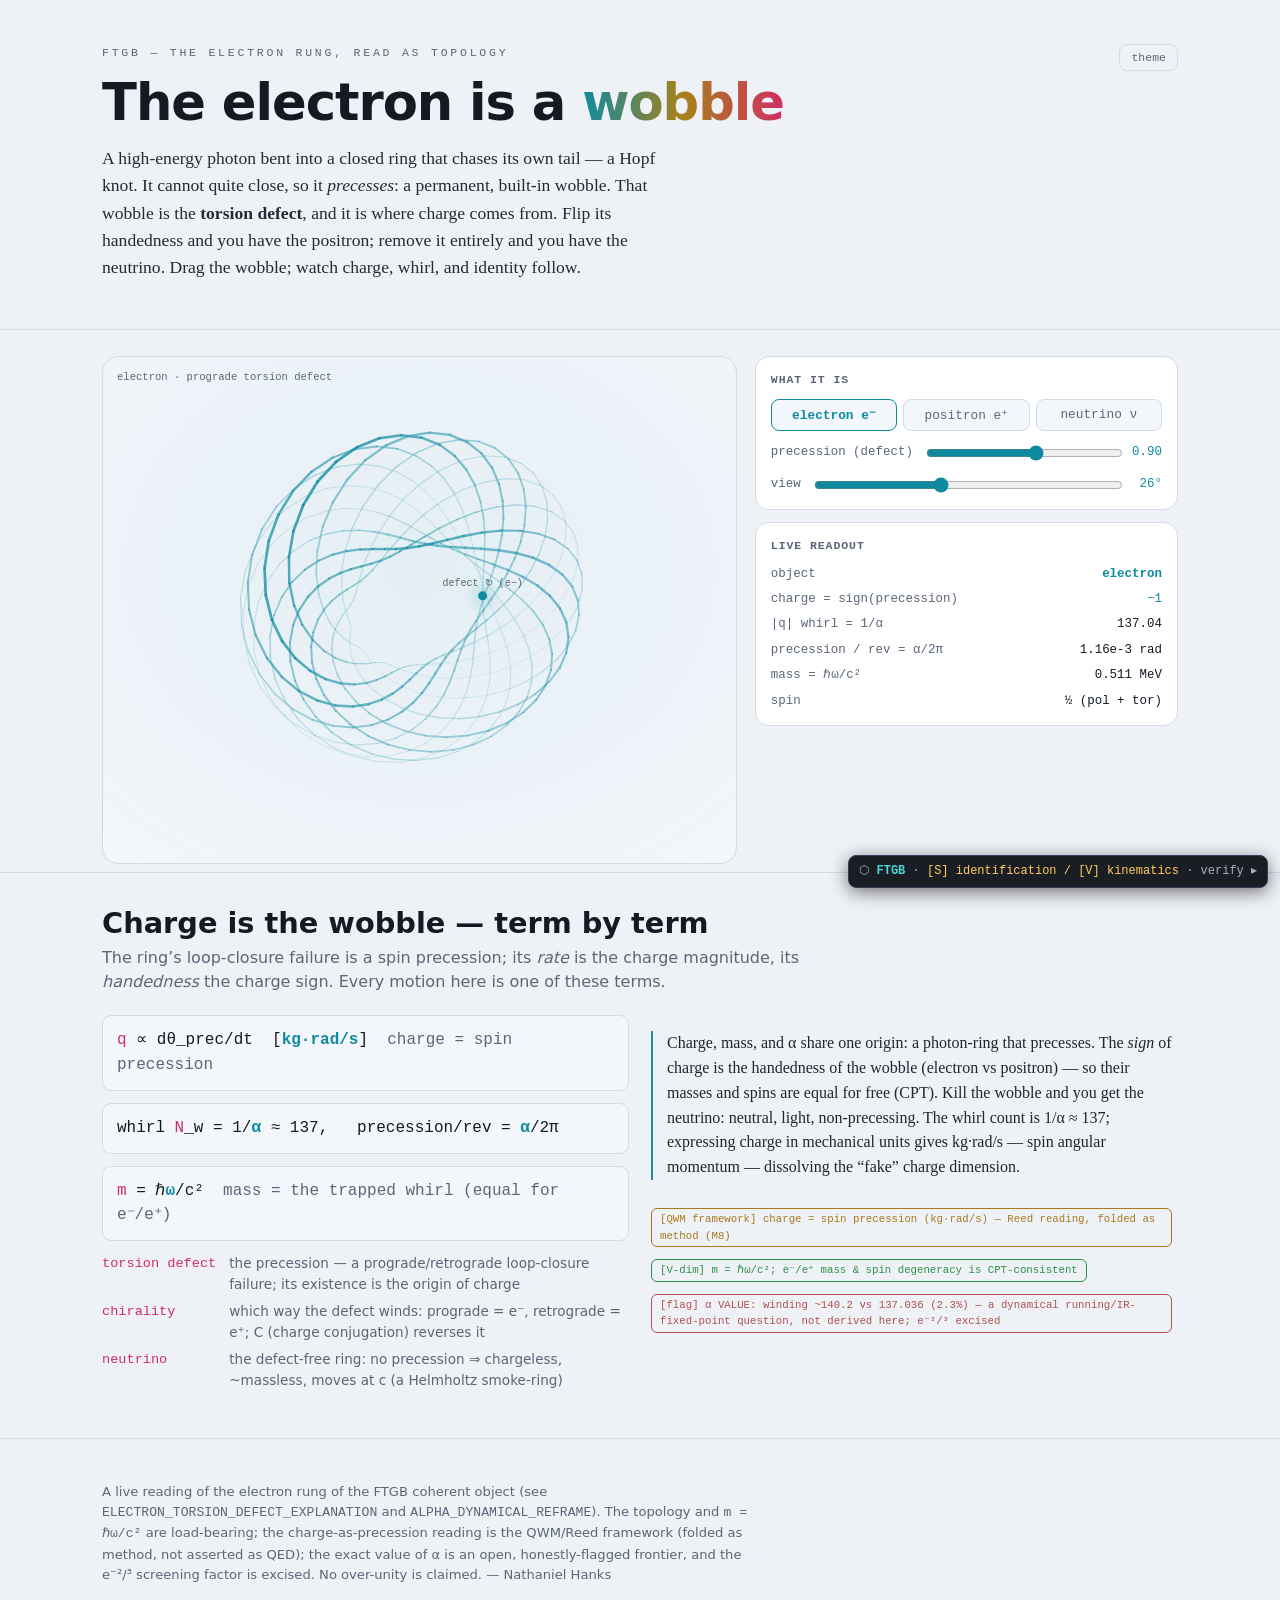
<file: electron.html>
<!doctype html>
<html lang="en"><head>
<meta charset="utf-8"><meta name="viewport" content="width=device-width, initial-scale=1">
<title>The electron — a torsion defect (FTGB)</title>
<meta name="author" content="Nathaniel Hanks">
<meta name="description" content="The electron as a topologically-confined photon (Hopf ring) whose loop-closure-failure precession — the torsion defect — is the origin of charge; whirl q = 1/alpha, chirality gives electron/positron, and a defect-free ring gives the neutrino. Honest tiers throughout.">
</head><body>
<style>
  :root{
    --ground:#080b10;--panel:#111823;--panel2:#0c121b;--line:#223142;--ink:#e8eef7;--muted:#8493a8;
    --el:#4bcadf;--po:#ff6a97;--nu:#e7c24b;
    --tV:#6ac47b;--tC:#6fa8dd;--tS:#e0a94a;--tO:#c98a8a;
    --mono:ui-monospace,"SF Mono","Cascadia Code",Menlo,Consolas,monospace;
    --serif:Georgia,"Iowan Old Style",serif;--sans:-apple-system,"Segoe UI",system-ui,Roboto,sans-serif;
    --maxw:1120px;
  }
  @media (prefers-color-scheme:light){:root{--ground:#eef1f6;--panel:#fff;--panel2:#f3f6fb;--line:#d3dbe6;
    --ink:#131a24;--muted:#5a6678;--el:#0f8ba0;--po:#d02d63;--nu:#a8811a;
    --tV:#2e8f47;--tC:#2f6bb0;--tS:#a9791a;--tO:#b0524f;}}
  :root[data-theme="dark"]{--ground:#080b10;--panel:#111823;--panel2:#0c121b;--line:#223142;--ink:#e8eef7;--muted:#8493a8;
    --el:#4bcadf;--po:#ff6a97;--nu:#e7c24b;--tV:#6ac47b;--tC:#6fa8dd;--tS:#e0a94a;--tO:#c98a8a;}
  :root[data-theme="light"]{--ground:#eef1f6;--panel:#fff;--panel2:#f3f6fb;--line:#d3dbe6;--ink:#131a24;--muted:#5a6678;
    --el:#0f8ba0;--po:#d02d63;--nu:#a8811a;--tV:#2e8f47;--tC:#2f6bb0;--tS:#a9791a;--tO:#b0524f;}
  *{box-sizing:border-box}
  body{margin:0;background:var(--ground);color:var(--ink);font-family:var(--sans);line-height:1.55;-webkit-font-smoothing:antialiased}
  .wrap{max-width:var(--maxw);margin:0 auto;padding:0 22px}
  h1,h2,h3{margin:0;line-height:1.12;text-wrap:balance}
  .mono{font-family:var(--mono)}
  .eyebrow{font-family:var(--mono);font-size:.72rem;letter-spacing:.24em;text-transform:uppercase;color:var(--muted)}
  header{border-bottom:1px solid var(--line);padding:44px 0 30px}
  .themeToggle{float:right;font-family:var(--mono);font-size:.72rem;color:var(--muted);background:none;border:1px solid var(--line);border-radius:8px;padding:6px 11px;cursor:pointer}
  .themeToggle:hover{color:var(--ink)}
  header h1{font-size:clamp(2rem,4.4vw,3.2rem);font-weight:800;letter-spacing:-.02em;margin-top:12px}
  header h1 em{font-style:normal;background:linear-gradient(90deg,var(--el),var(--nu),var(--po));-webkit-background-clip:text;background-clip:text;color:transparent}
  .lede{font-family:var(--serif);font-size:1.1rem;max-width:64ch;margin-top:14px;opacity:.92}
  .stage{margin:26px 0 8px;display:grid;grid-template-columns:1.5fr 1fr;gap:18px;align-items:stretch}
  .viewport{border:1px solid var(--line);border-radius:16px;position:relative;background:radial-gradient(120% 120% at 50% 42%, color-mix(in srgb,var(--el) 7%,transparent), transparent 62%),var(--panel2)}
  .viewport canvas{display:block;width:100%;height:100%;border-radius:16px}
  .vpInner{aspect-ratio:5/4}
  .tag{position:absolute;top:12px;left:14px;font-family:var(--mono);font-size:.66rem;color:var(--muted);pointer-events:none}
  .instr{display:flex;flex-direction:column;gap:12px}
  .card{border:1px solid var(--line);border-radius:14px;background:var(--panel);padding:14px 15px}
  .card h4{margin:0 0 10px;font-family:var(--mono);font-size:.72rem;letter-spacing:.08em;text-transform:uppercase;color:var(--muted)}
  .seg{display:flex;gap:6px}
  .seg button{flex:1;font-family:var(--mono);font-size:.8rem;padding:7px 4px;border-radius:8px;border:1px solid var(--line);background:var(--panel2);color:var(--muted);cursor:pointer}
  .seg button.on{color:var(--ink);font-weight:700}
  .seg button[data-m="e"].on{border-color:var(--el);color:var(--el)}
  .seg button[data-m="p"].on{border-color:var(--po);color:var(--po)}
  .seg button[data-m="n"].on{border-color:var(--nu);color:var(--nu)}
  .ctrl{display:grid;grid-template-columns:auto 1fr auto;gap:11px;align-items:center;font-family:var(--mono);font-size:.78rem;margin-top:12px}
  .ctrl label{color:var(--muted)} .ctrl output{color:var(--el);min-width:4ch;text-align:right}
  input[type=range]{width:100%;accent-color:var(--el)}
  .live{font-family:var(--mono);font-size:.78rem;display:grid;grid-template-columns:1fr auto;gap:6px 10px}
  .live .lbl{color:var(--muted)} .live .val{color:var(--ink);font-variant-numeric:tabular-nums;text-align:right}
  .live .val.hi{color:var(--el);font-weight:700}
  section{padding:34px 0;border-top:1px solid var(--line)}
  section h2{font-size:clamp(1.3rem,2.4vw,1.8rem);font-weight:750}
  .sub{color:var(--muted);max-width:72ch;margin:6px 0 20px}
  .two{display:grid;grid-template-columns:1fr 1fr;gap:22px}
  .eq{font-family:var(--mono);font-size:1rem;background:var(--panel2);border:1px solid var(--line);border-radius:9px;padding:12px 14px;margin:0 0 12px;overflow-x:auto}
  .eq b{color:var(--el)} .eq i{font-style:normal;color:var(--po)}
  .sym{display:grid;grid-template-columns:auto 1fr;gap:6px 13px;font-size:.85rem;margin:12px 0}
  .sym dt{font-family:var(--mono);color:var(--po)} .sym dd{margin:0;color:var(--muted)}
  .trans{font-family:var(--serif);border-left:2px solid var(--el);padding-left:14px;opacity:.94}
  .tier{display:inline-block;font-family:var(--mono);font-size:.67rem;padding:2px 8px;border-radius:6px;border:1px solid;margin-top:12px;margin-right:6px}
  .cV{color:var(--tV);border-color:var(--tV)} .cC{color:var(--tC);border-color:var(--tC)}
  .cS{color:var(--tS);border-color:var(--tS)} .cO{color:var(--tO);border-color:var(--tO)}
  footer{padding:30px 0 60px;color:var(--muted);font-size:.82rem;border-top:1px solid var(--line)}
  footer p{max-width:78ch}
  :focus-visible{outline:2px solid var(--el);outline-offset:2px}
  @media (max-width:860px){.stage,.two{grid-template-columns:1fr}}
  @media (prefers-reduced-motion:reduce){*{animation:none!important;transition:none!important}}
</style>

<header><div class="wrap">
  <button class="themeToggle" id="tt">theme</button>
  <div class="eyebrow">FTGB &mdash; the electron rung, read as topology</div>
  <h1>The electron is a <em>wobble</em></h1>
  <p class="lede">A high-energy photon bent into a closed ring that chases its own tail &mdash; a Hopf knot. It cannot quite close, so it <em>precesses</em>: a permanent, built-in wobble. That wobble is the <strong>torsion defect</strong>, and it is where charge comes from. Flip its handedness and you have the positron; remove it entirely and you have the neutrino. Drag the wobble; watch charge, whirl, and identity follow.</p>
</div></header>

<div class="wrap">
  <div class="stage">
    <div class="viewport"><div class="vpInner"><canvas id="e"></canvas></div>
      <div class="tag" id="vtag">electron &middot; prograde torsion defect</div></div>
    <div class="instr">
      <div class="card">
        <h4>what it is</h4>
        <div class="seg" id="seg">
          <button data-m="e" class="on">electron e&#8315;</button>
          <button data-m="p">positron e&#8314;</button>
          <button data-m="n">neutrino &nu;</button>
        </div>
        <div class="ctrl"><label for="prec">precession (defect)</label><input type="range" id="prec" min="0" max="1.6" step="0.01" value="0.9"><output id="precO">0.90</output></div>
        <div class="ctrl"><label for="elev">view</label><input type="range" id="elev" min="-4" max="70" step="1" value="26"><output id="elevO">26&deg;</output></div>
      </div>
      <div class="card">
        <h4>live readout</h4>
        <div class="live">
          <span class="lbl">object</span><span class="val hi" id="who">electron</span>
          <span class="lbl">charge = sign(precession)</span><span class="val" id="chg">&minus;1</span>
          <span class="lbl">|q| whirl = 1/&alpha;</span><span class="val" id="whirl">137.04</span>
          <span class="lbl">precession / rev = &alpha;/2&pi;</span><span class="val" id="pang">1.16e&minus;3 rad</span>
          <span class="lbl">mass = &#8463;&omega;/c&sup2;</span><span class="val" id="mass">0.511 MeV</span>
          <span class="lbl">spin</span><span class="val" id="spin">&frac12; (pol + tor)</span>
        </div>
      </div>
    </div>
  </div>
</div>

<section><div class="wrap">
  <h2>Charge is the wobble &mdash; term by term</h2>
  <p class="sub">The ring&rsquo;s loop-closure failure is a spin precession; its <em>rate</em> is the charge magnitude, its <em>handedness</em> the charge sign. Every motion here is one of these terms.</p>
  <div class="two">
    <div>
      <p class="eq"><i>q</i> &prop; d&theta;_prec/dt&nbsp; [<b>kg&middot;rad/s</b>]&nbsp;&nbsp;<span style="color:var(--muted)">charge = spin precession</span></p>
      <p class="eq">whirl <i>N</i>_w = 1/<b>&alpha;</b> &asymp; 137,&nbsp;&nbsp; precession/rev = <b>&alpha;</b>/2&pi;</p>
      <p class="eq"><i>m</i> = &#8463;<b>&omega;</b>/c&sup2;&nbsp;&nbsp;<span style="color:var(--muted)">mass = the trapped whirl (equal for e&#8315;/e&#8314;)</span></p>
      <dl class="sym">
        <dt>torsion defect</dt><dd>the precession &mdash; a prograde/retrograde loop-closure failure; its existence is the origin of charge</dd>
        <dt>chirality</dt><dd>which way the defect winds: prograde = e&#8315;, retrograde = e&#8314;; C (charge conjugation) reverses it</dd>
        <dt>neutrino</dt><dd>the defect-free ring: no precession &rArr; chargeless, ~massless, moves at c (a Helmholtz smoke-ring)</dd>
      </dl>
    </div>
    <div>
      <p class="trans">Charge, mass, and &alpha; share one origin: a photon-ring that precesses. The <em>sign</em> of charge is the handedness of the wobble (electron vs positron) &mdash; so their masses and spins are equal for free (CPT). Kill the wobble and you get the neutrino: neutral, light, non-precessing. The whirl count is 1/&alpha; &asymp; 137; expressing charge in mechanical units gives kg&middot;rad/s &mdash; spin angular momentum &mdash; dissolving the &ldquo;fake&rdquo; charge dimension.</p>
      <span class="tier cS">[QWM framework] charge = spin precession (kg&middot;rad/s) &mdash; Reed reading, folded as method (M8)</span>
      <span class="tier cV">[V-dim] m = &#8463;&omega;/c&sup2;; e&#8315;/e&#8314; mass &amp; spin degeneracy is CPT-consistent</span>
      <span class="tier cO">[flag] &alpha; VALUE: winding ~140.2 vs 137.036 (2.3%) &mdash; a dynamical running/IR-fixed-point question, not derived here; e&#8315;&#178;/&#179; excised</span>
    </div>
  </div>
</div></section>

<footer><div class="wrap">
  <p>A live reading of the electron rung of the FTGB coherent object (see <span class="mono">ELECTRON_TORSION_DEFECT_EXPLANATION</span> and <span class="mono">ALPHA_DYNAMICAL_REFRAME</span>). The topology and <span class="mono">m = &#8463;&omega;/c&sup2;</span> are load-bearing; the charge-as-precession reading is the QWM/Reed framework (folded as method, not asserted as QED); the exact value of &alpha; is an open, honestly-flagged frontier, and the e&#8315;&#178;/&#179; screening factor is excised. No over-unity is claimed. &mdash; Nathaniel Hanks</p>
</div></footer>

<script>
(function(){
  "use strict";
  var reduced=matchMedia("(prefers-reduced-motion:reduce)").matches;
  document.getElementById("tt").addEventListener("click",function(){
    var c=document.documentElement.getAttribute("data-theme");
    document.documentElement.setAttribute("data-theme", c==="dark"?"light":(c==="light"?"dark":(matchMedia("(prefers-color-scheme:dark)").matches?"light":"dark")));});
  function cvar(n){return getComputedStyle(document.documentElement).getPropertyValue(n).trim();}
  function hexRgb(h){h=h.replace("#","");if(h.length===3)h=h[0]+h[0]+h[1]+h[1]+h[2]+h[2];return [parseInt(h.substr(0,2),16),parseInt(h.substr(2,2),16),parseInt(h.substr(4,2),16)];}
  function mix(a,b,t){return [a[0]+(b[0]-a[0])*t,a[1]+(b[1]-a[1])*t,a[2]+(b[2]-a[2])*t];}
  function rgba(c,a){return "rgba("+(c[0]|0)+","+(c[1]|0)+","+(c[2]|0)+","+a.toFixed(3)+")";}
  function fit(c){var r=c.getBoundingClientRect(),d=Math.min(devicePixelRatio||1,2);
    c.width=Math.max(2,Math.round(r.width*d));c.height=Math.max(2,Math.round(r.height*d));
    var x=c.getContext("2d");x.setTransform(d,0,0,d,0,0);return {x:x,w:r.width,h:r.height};}

  var MODE="e";           // e / p / n
  var seg=document.getElementById("seg");
  var precEl=document.getElementById("prec"), elevEl=document.getElementById("elev");
  var ALPHA=7.2973525693e-3, INVA=1/ALPHA;   // 137.036
  function setMode(m){MODE=m;
    [].forEach.call(seg.children,function(b){b.className=(b.getAttribute("data-m")===m)?"on":"";});
    var who=m==="e"?"electron":(m==="p"?"positron":"neutrino");
    document.getElementById("who").textContent=who;
    document.getElementById("who").style.color = m==="e"?cvar("--el"):(m==="p"?cvar("--po"):cvar("--nu"));
    document.getElementById("vtag").innerHTML = m==="e"?"electron &middot; prograde torsion defect"
      : (m==="p"?"positron &middot; retrograde torsion defect":"neutrino &middot; defect-free smoke-ring");
    readout();
  }
  [].forEach.call(seg.children,function(b){b.addEventListener("click",function(){setMode(b.getAttribute("data-m"));});});
  function readout(){
    document.getElementById("precO").textContent=(+precEl.value).toFixed(2);
    document.getElementById("elevO").textContent=(+elevEl.value|0)+String.fromCharCode(176);
    var neutrino=(MODE==="n");
    var sign = MODE==="e"?"−1" : (MODE==="p"?"+1":"0");
    document.getElementById("chg").textContent = sign;
    document.getElementById("chg").style.color = MODE==="e"?cvar("--el"):(MODE==="p"?cvar("--po"):cvar("--nu"));
    document.getElementById("whirl").textContent = neutrino? "— (no whirl defect)" : INVA.toFixed(2);
    document.getElementById("pang").textContent = neutrino? "0 (no precession)" : (ALPHA/(2*Math.PI)).toExponential(2)+" rad";
    document.getElementById("mass").textContent = neutrino? "~0.05 eV" : "0.511 MeV";
    document.getElementById("spin").textContent = neutrino? "½ (helicity only)" : "½ (pol + tor)";
  }
  precEl.addEventListener("input",readout); elevEl.addEventListener("input",readout);

  var sim={whirl:0, prec:0, az:0, t:(reduced?2:0)};
  var R0=1.0, r0=0.42, P=2, Q=3, NLINE=6, STEPS=96;
  function drawE(){
    var g=fit(document.getElementById("e")),x=g.x,W=g.w,H=g.h; x.clearRect(0,0,W,H);
    var el=cvar("--el"),po=cvar("--po"),nu=cvar("--nu"),line=cvar("--line"),mut=cvar("--muted");
    var neutrino=(MODE==="n");
    var chir = MODE==="p"? -1 : 1;                      // retrograde for positron
    var base = neutrino? el2rgb(nu) : (MODE==="p"? el2rgb(po) : el2rgb(el));
    var cx=W/2, cy=H/2, scale=Math.min(W,H)*0.24;
    var elev=(+elevEl.value)*Math.PI/180, ca=Math.cos(sim.az),sa=Math.sin(sim.az),ce=Math.cos(elev),se=Math.sin(elev);
    var focal=5.2;
    // precession (torsion defect): coning tilt of the torus axis, handed by chirality
    var beta = neutrino? 0 : (+precEl.value)*0.22;      // tilt amplitude
    var pcos=Math.cos(sim.prec), psin=Math.sin(sim.prec);
    function coneTilt(p){                               // small coning about X then Z, phase = sim.prec
      var bx=beta*psin*chir, bz=beta*pcos;
      var y1=p[1]*Math.cos(bx)-p[2]*Math.sin(bx), z1=p[1]*Math.sin(bx)+p[2]*Math.cos(bx);
      var x2=p[0]*Math.cos(bz)-y1*Math.sin(bz), y2=p[0]*Math.sin(bz)+y1*Math.cos(bz);
      return [x2,y2,z1];
    }
    function proj(P3){var X=P3[0],Y=P3[1],Z=P3[2];
      var x1=X*ca+Z*sa, z1=-X*sa+Z*ca, y1=Y, y2=y1*ce-z1*se, z2=y1*se+z1*ce, pp=focal/(focal-z2);
      return {x:cx+x1*pp*scale, y:cy-y2*pp*scale, z:z2};}
    var segs=[];
    // Hopf winding field lines
    for(var i=0;i<NLINE;i++){var ph=i/NLINE*2*Math.PI, hm=NLINE>1?i/(NLINE-1):0, prev=null;
      for(var s2=0;s2<=STEPS;s2++){var s=s2/STEPS*2*Math.PI, u=P*s+ph, w=Q*s+ph, rad=R0+r0*Math.cos(w);
        var pt=proj(coneTilt([rad*Math.cos(u), rad*Math.sin(u), r0*Math.sin(w)]));
        var br=0.30+0.70*Math.pow(0.5+0.5*Math.sin(2*s - sim.whirl*2.0),1.6);
        if(prev)segs.push({a:prev,b:pt,z:(prev.z+pt.z)/2,hm:hm,br:br}); prev=pt;}}
    segs.sort(function(a,b){return a.z-b.z;});
    x.lineCap="round";
    for(var q2=0;q2<segs.length;q2++){var sg=segs[q2], dt=(sg.z+1.6)/3.2; if(dt<0)dt=0; if(dt>1)dt=1;
      var col=mix(base, [255,255,255], 0.18*sg.hm), a=(0.20+0.80*dt)*sg.br;
      x.strokeStyle=rgba(col,a); x.lineWidth=(0.9+2.0*dt)*sg.br+0.4;
      x.beginPath();x.moveTo(sg.a.x,sg.a.y);x.lineTo(sg.b.x,sg.b.y);x.stroke();}
    // the DEFECT marker: a bright node that advances by the precession (loop-closure failure)
    if(!neutrino){var sd=(sim.prec*chir)%(2*Math.PI), u=P*sd, w=Q*sd, rad=R0+r0*Math.cos(w);
      var pd=proj(coneTilt([rad*Math.cos(u), rad*Math.sin(u), r0*Math.sin(w)]));
      x.fillStyle=rgba(el2rgb(cvar(MODE==="p"?"--po":"--el")),1); x.shadowColor=x.fillStyle; x.shadowBlur=16;
      x.beginPath();x.arc(pd.x,pd.y,4.5,0,7);x.fill();x.shadowBlur=0;
      x.fillStyle=mut;x.font="10px "+cvar("--mono");x.textAlign="center";
      x.fillText(chir>0?"defect ↻ (e−)":"defect ↺ (e+)", pd.x, pd.y-10);
    } else {
      x.fillStyle=mut;x.font="10px "+cvar("--mono");x.textAlign="center";x.fillText("no defect — chargeless ring", cx, cy+scale*1.7);
    }
  }
  function el2rgb(v){return hexRgb(v.charAt(0)==="#"?v:cvar(v));}

  function frame(){
    sim.whirl += 0.05; sim.prec += (reduced?0:0.02) + (+precEl.value)*0.03; sim.az = sim.t*0.24; sim.t += 0.016;
    drawE(); if(!reduced)requestAnimationFrame(frame);
  }
  setMode("e"); readout(); drawE();
  if(!reduced)requestAnimationFrame(frame);
  addEventListener("resize",drawE);
})();
</script>
<script>window.FTGB_PROVENANCE={page:"The Electron Rung",tier:"[S] identification / [V] kinematics",checks:["g2_dirac_structure_check","majorana_selfdual_check","torque_beat_alpha_check"],note:"The de Broglie kinematics and the Dirac/chirality algebra are [V]; 'the electron IS this object' is the [S] central bet; alpha's value is settled-negative."};</script>
<script src="provenance.js"></script>
</body></html>
</file>
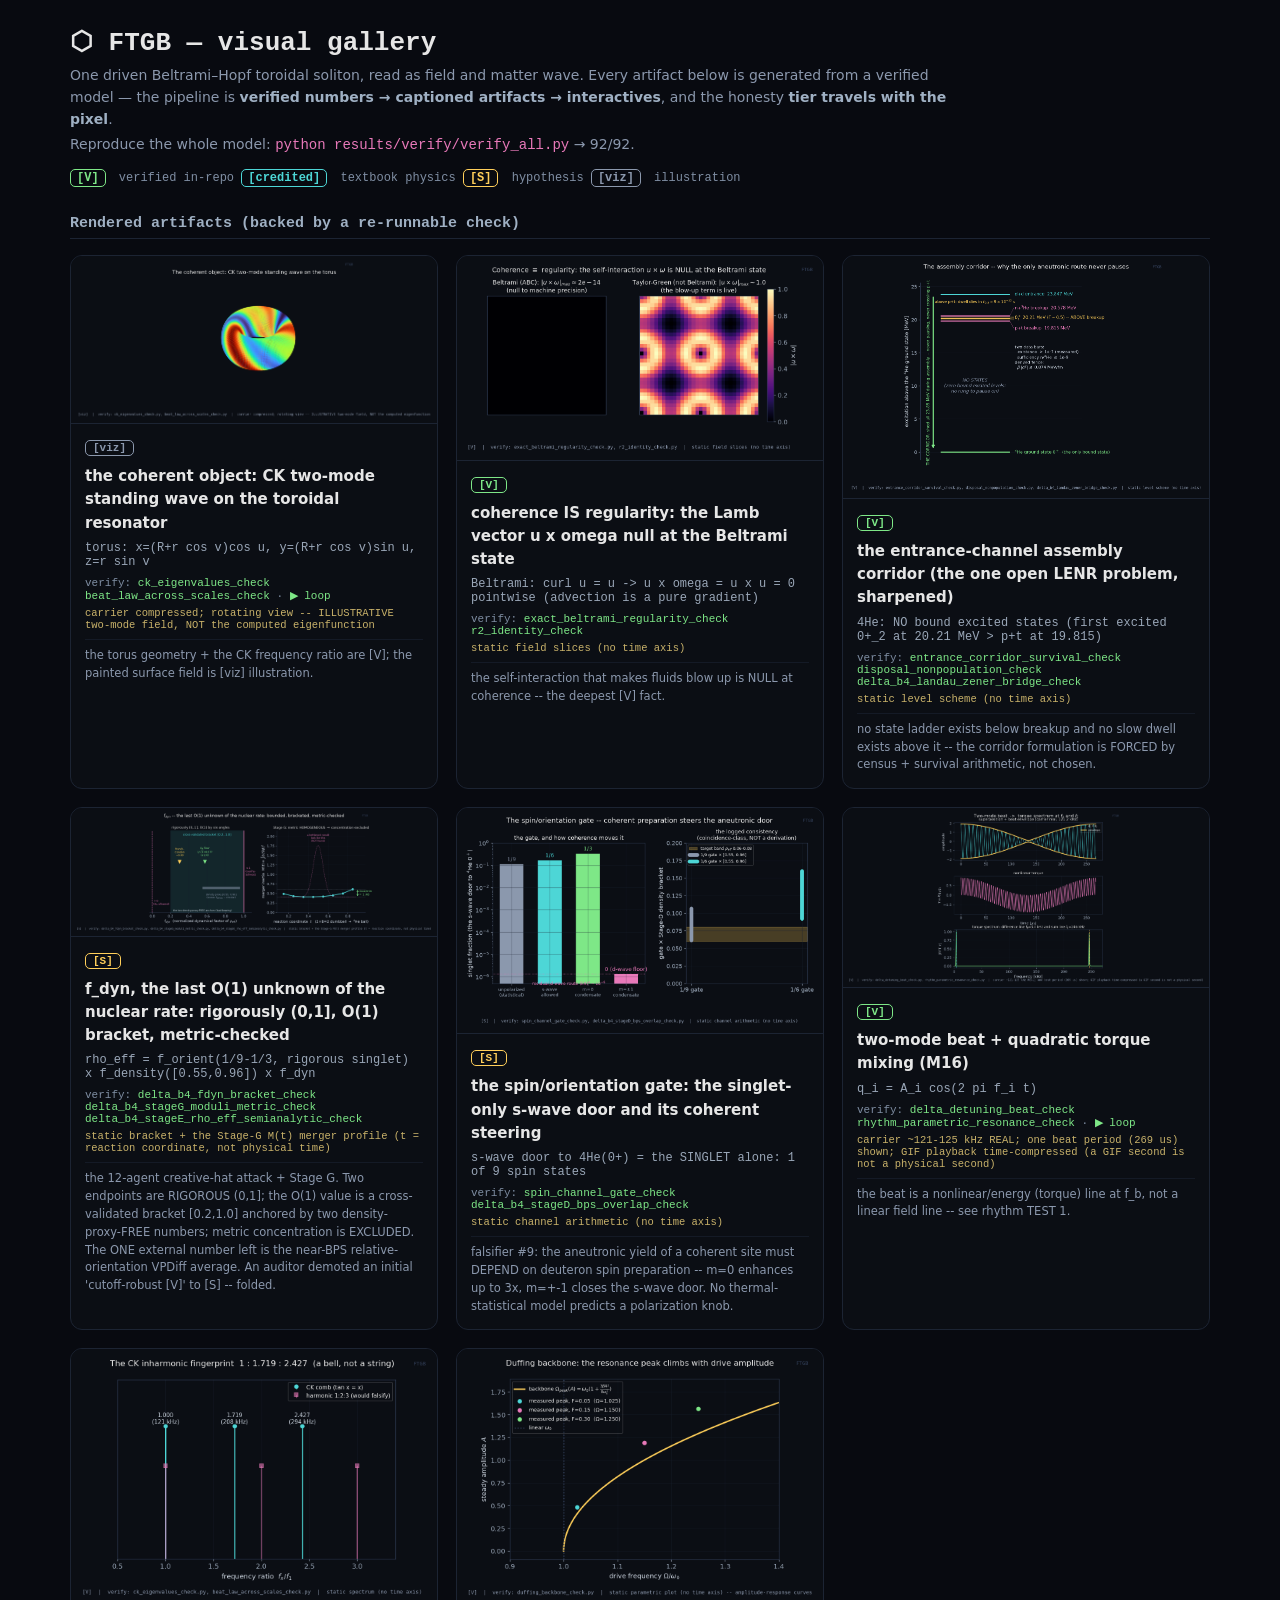
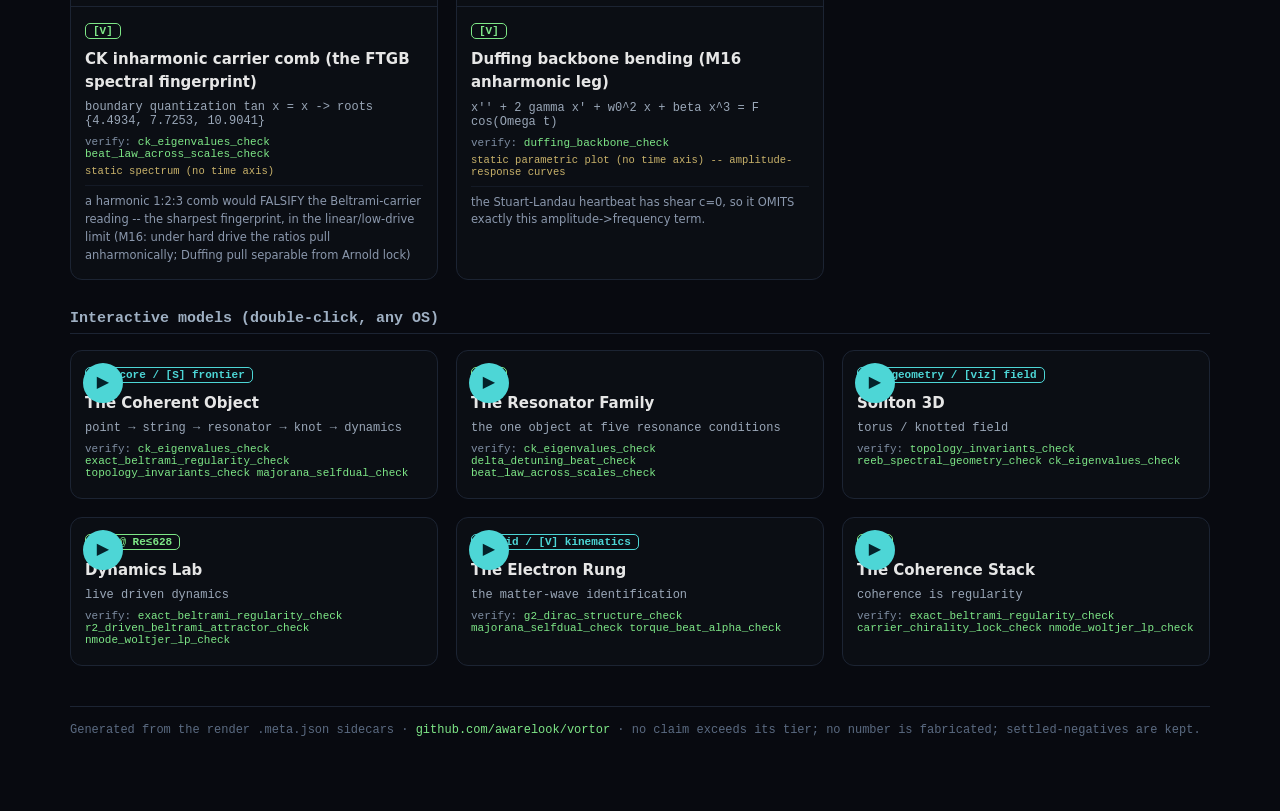
<file: gallery.html>
<!doctype html><html lang='en'><head><meta charset='utf-8'><meta name='viewport' content='width=device-width,initial-scale=1'><title>FTGB &mdash; visual gallery (proof-backed)</title><style>
:root{color-scheme:dark}
*{box-sizing:border-box}
body{margin:0;background:#080a10;color:#cfd8e3;font:14px/1.55 ui-sans-serif,system-ui,Segoe UI,Roboto,sans-serif}
a{color:#7ee787;text-decoration:none}a:hover{color:#a6f0b3}
.wrap{max-width:1180px;margin:0 auto;padding:28px 20px 60px}
header h1{font:600 26px/1.2 ui-monospace,Menlo,Consolas,monospace;color:#e6e6e6;margin:0 0 6px}
header p{color:#8b98ad;margin:0 0 4px;max-width:900px}
.legend{margin:14px 0 22px;font:12px ui-monospace,monospace;color:#7f8ea3}
.legend b{padding:1px 6px;border:1px solid;border-radius:5px;margin-right:6px}
h2{font:600 15px ui-monospace,monospace;color:#9fb0c3;border-bottom:1px solid #1c2433;padding-bottom:6px;margin:30px 0 16px}
.grid{display:grid;grid-template-columns:repeat(auto-fill,minmax(320px,1fr));gap:18px}
.card{background:#0b0e14;border:1px solid #1c2433;border-radius:12px;overflow:hidden;display:flex;flex-direction:column}
.card img{width:100%;display:block;background:#0b0e14;border-bottom:1px solid #1c2433}
.card.ix{position:relative}
.card .play{position:absolute;top:12px;left:12px;z-index:2;width:40px;height:40px;border-radius:50%;background:#4dd6d6;color:#04222a;display:grid;place-items:center;font-size:16px;text-decoration:none}
.cbody{padding:12px 14px 14px}
.tier{display:inline-block;font:600 11px ui-monospace,monospace;border:1px solid;border-radius:5px;padding:1px 7px;margin-bottom:7px}
.card h3{margin:2px 0 6px;font-size:15px;color:#e6e6e6}
.card h3 a{color:#e6e6e6}
.eq{color:#9aa7b8;font:12px ui-monospace,monospace;margin-bottom:8px}
.vs{font:11px ui-monospace,monospace;color:#7f8ea3;margin-bottom:5px}
.tt{font:10.5px ui-monospace,monospace;color:#c9b26a}
.note{font-size:11.5px;color:#8b98ad;border-top:1px solid #141a26;margin-top:8px;padding-top:7px}
footer{margin-top:40px;color:#5b6b82;font:12px ui-monospace,monospace;border-top:1px solid #1c2433;padding-top:16px}
</style></head><body><div class='wrap'><header><h1>&#11041; FTGB &mdash; visual gallery</h1><p>One driven Beltrami&ndash;Hopf toroidal soliton, read as field and matter wave. Every artifact below is generated from a verified model &mdash; the pipeline is <b style='color:#9fb0c3'>verified numbers &rarr; captioned artifacts &rarr; interactives</b>, and the honesty <b style='color:#9fb0c3'>tier travels with the pixel</b>.</p><p>Reproduce the whole model: <code style='color:#e879b9'>python results/verify/verify_all.py</code> &rarr; 92/92.</p><div class='legend'><b style='color:#7ee787;border-color:#7ee787'>[V]</b> verified in-repo <b style='color:#4dd6d6;border-color:#4dd6d6'>[credited]</b> textbook physics <b style='color:#ffcf5a;border-color:#ffcf5a'>[S]</b> hypothesis <b style='color:#8b98ad;border-color:#8b98ad'>[viz]</b> illustration</div></header><h2>Rendered artifacts (backed by a re-runnable check)</h2><div class='grid'><div class='card'><img src='outputs/renders/core_beltrami_torus.png' loading='lazy' alt='the coherent object: CK two-mode standing wave on the toroidal resonator'><div class='cbody'><div class='tier' style='color:#8b98ad;border-color:#8b98ad'>[viz]</div><h3>the coherent object: CK two-mode standing wave on the toroidal resonator</h3><div class='eq'>torus: x=(R+r cos v)cos u, y=(R+r cos v)sin u, z=r sin v</div><div class='vs'>verify: <a href='https://github.com/awarelook/vortor/blob/main/results/verify/ck_eigenvalues_check.py' target='_blank' rel='noopener'>ck_eigenvalues_check</a> <a href='https://github.com/awarelook/vortor/blob/main/results/verify/beat_law_across_scales_check.py' target='_blank' rel='noopener'>beat_law_across_scales_check</a> &middot; <a href='outputs/renders/core_beltrami_torus.gif' target='_blank' rel='noopener'>&#9654; loop</a></div><div class='tt'>carrier compressed; rotating view -- ILLUSTRATIVE two-mode field, NOT the computed eigenfunction</div><div class='note'>the torus geometry + the CK frequency ratio are [V]; the painted surface field is [viz] illustration.</div></div></div><div class='card'><img src='outputs/renders/core_coherence_is_regularity.png' loading='lazy' alt='coherence IS regularity: the Lamb vector u x omega null at the Beltrami state'><div class='cbody'><div class='tier' style='color:#7ee787;border-color:#7ee787'>[V]</div><h3>coherence IS regularity: the Lamb vector u x omega null at the Beltrami state</h3><div class='eq'>Beltrami: curl u = u  -&gt;  u x omega = u x u = 0 pointwise (advection is a pure gradient)</div><div class='vs'>verify: <a href='https://github.com/awarelook/vortor/blob/main/results/verify/exact_beltrami_regularity_check.py' target='_blank' rel='noopener'>exact_beltrami_regularity_check</a> <a href='https://github.com/awarelook/vortor/blob/main/results/verify/r2_identity_check.py' target='_blank' rel='noopener'>r2_identity_check</a></div><div class='tt'>static field slices (no time axis)</div><div class='note'>the self-interaction that makes fluids blow up is NULL at coherence -- the deepest [V] fact.</div></div></div><div class='card'><img src='outputs/renders/lenr_corridor.png' loading='lazy' alt='the entrance-channel assembly corridor (the one open LENR problem, sharpened)'><div class='cbody'><div class='tier' style='color:#7ee787;border-color:#7ee787'>[V]</div><h3>the entrance-channel assembly corridor (the one open LENR problem, sharpened)</h3><div class='eq'>4He: NO bound excited states (first excited 0+_2 at 20.21 MeV &gt; p+t at 19.815)</div><div class='vs'>verify: <a href='https://github.com/awarelook/vortor/blob/main/results/verify/entrance_corridor_survival_check.py' target='_blank' rel='noopener'>entrance_corridor_survival_check</a> <a href='https://github.com/awarelook/vortor/blob/main/results/verify/disposal_nonpopulation_check.py' target='_blank' rel='noopener'>disposal_nonpopulation_check</a> <a href='https://github.com/awarelook/vortor/blob/main/results/verify/delta_b4_landau_zener_bridge_check.py' target='_blank' rel='noopener'>delta_b4_landau_zener_bridge_check</a></div><div class='tt'>static level scheme (no time axis)</div><div class='note'>no state ladder exists below breakup and no slow dwell exists above it -- the corridor formulation is FORCED by census + survival arithmetic, not chosen.</div></div></div><div class='card'><img src='outputs/renders/lenr_fdyn_bracket.png' loading='lazy' alt='f_dyn, the last O(1) unknown of the nuclear rate: rigorously (0,1], O(1) bracket, metric-checked'><div class='cbody'><div class='tier' style='color:#ffcf5a;border-color:#ffcf5a'>[S]</div><h3>f_dyn, the last O(1) unknown of the nuclear rate: rigorously (0,1], O(1) bracket, metric-checked</h3><div class='eq'>rho_eff = f_orient(1/9-1/3, rigorous singlet) x f_density([0.55,0.96]) x f_dyn</div><div class='vs'>verify: <a href='https://github.com/awarelook/vortor/blob/main/results/verify/delta_b4_fdyn_bracket_check.py' target='_blank' rel='noopener'>delta_b4_fdyn_bracket_check</a> <a href='https://github.com/awarelook/vortor/blob/main/results/verify/delta_b4_stageG_moduli_metric_check.py' target='_blank' rel='noopener'>delta_b4_stageG_moduli_metric_check</a> <a href='https://github.com/awarelook/vortor/blob/main/results/verify/delta_b4_stageE_rho_eff_semianalytic_check.py' target='_blank' rel='noopener'>delta_b4_stageE_rho_eff_semianalytic_check</a></div><div class='tt'>static bracket + the Stage-G M(t) merger profile (t = reaction coordinate, not physical time)</div><div class='note'>the 12-agent creative-hat attack + Stage G. Two endpoints are RIGOROUS (0,1]; the O(1) value is a cross-validated bracket [0.2,1.0] anchored by two density-proxy-FREE numbers; metric concentration is EXCLUDED. The ONE external number left is the near-BPS relative-orientation VPDiff average. An auditor demoted an initial &#x27;cutoff-robust [V]&#x27; to [S] -- folded.</div></div></div><div class='card'><img src='outputs/renders/lenr_spin_gate.png' loading='lazy' alt='the spin/orientation gate: the singlet-only s-wave door and its coherent steering'><div class='cbody'><div class='tier' style='color:#ffcf5a;border-color:#ffcf5a'>[S]</div><h3>the spin/orientation gate: the singlet-only s-wave door and its coherent steering</h3><div class='eq'>s-wave door to 4He(0+) = the SINGLET alone: 1 of 9 spin states</div><div class='vs'>verify: <a href='https://github.com/awarelook/vortor/blob/main/results/verify/spin_channel_gate_check.py' target='_blank' rel='noopener'>spin_channel_gate_check</a> <a href='https://github.com/awarelook/vortor/blob/main/results/verify/delta_b4_stageD_bps_overlap_check.py' target='_blank' rel='noopener'>delta_b4_stageD_bps_overlap_check</a></div><div class='tt'>static channel arithmetic (no time axis)</div><div class='note'>falsifier #9: the aneutronic yield of a coherent site must DEPEND on deuteron spin preparation -- m=0 enhances up to 3x, m=+-1 closes the s-wave door. No thermal-statistical model predicts a polarization knob.</div></div></div><div class='card'><img src='outputs/renders/m16_beat_torque.png' loading='lazy' alt='two-mode beat + quadratic torque mixing (M16)'><div class='cbody'><div class='tier' style='color:#7ee787;border-color:#7ee787'>[V]</div><h3>two-mode beat + quadratic torque mixing (M16)</h3><div class='eq'>q_i = A_i cos(2 pi f_i t)</div><div class='vs'>verify: <a href='https://github.com/awarelook/vortor/blob/main/results/verify/delta_detuning_beat_check.py' target='_blank' rel='noopener'>delta_detuning_beat_check</a> <a href='https://github.com/awarelook/vortor/blob/main/results/verify/rhythm_parametric_resonance_check.py' target='_blank' rel='noopener'>rhythm_parametric_resonance_check</a> &middot; <a href='outputs/renders/m16_beat_torque.gif' target='_blank' rel='noopener'>&#9654; loop</a></div><div class='tt'>carrier ~121-125 kHz REAL; one beat period (269 us) shown; GIF playback time-compressed (a GIF second is not a physical second)</div><div class='note'>the beat is a nonlinear/energy (torque) line at f_b, not a linear field line -- see rhythm TEST 1.</div></div></div><div class='card'><img src='outputs/renders/m16_ck_comb_fingerprint.png' loading='lazy' alt='CK inharmonic carrier comb (the FTGB spectral fingerprint)'><div class='cbody'><div class='tier' style='color:#7ee787;border-color:#7ee787'>[V]</div><h3>CK inharmonic carrier comb (the FTGB spectral fingerprint)</h3><div class='eq'>boundary quantization tan x = x -&gt; roots {4.4934, 7.7253, 10.9041}</div><div class='vs'>verify: <a href='https://github.com/awarelook/vortor/blob/main/results/verify/ck_eigenvalues_check.py' target='_blank' rel='noopener'>ck_eigenvalues_check</a> <a href='https://github.com/awarelook/vortor/blob/main/results/verify/beat_law_across_scales_check.py' target='_blank' rel='noopener'>beat_law_across_scales_check</a></div><div class='tt'>static spectrum (no time axis)</div><div class='note'>a harmonic 1:2:3 comb would FALSIFY the Beltrami-carrier reading -- the sharpest fingerprint, in the linear/low-drive limit (M16: under hard drive the ratios pull anharmonically; Duffing pull separable from Arnold lock)</div></div></div><div class='card'><img src='outputs/renders/m16_duffing_backbone.png' loading='lazy' alt='Duffing backbone bending (M16 anharmonic leg)'><div class='cbody'><div class='tier' style='color:#7ee787;border-color:#7ee787'>[V]</div><h3>Duffing backbone bending (M16 anharmonic leg)</h3><div class='eq'>x&#x27;&#x27; + 2 gamma x&#x27; + w0^2 x + beta x^3 = F cos(Omega t)</div><div class='vs'>verify: <a href='https://github.com/awarelook/vortor/blob/main/results/verify/duffing_backbone_check.py' target='_blank' rel='noopener'>duffing_backbone_check</a></div><div class='tt'>static parametric plot (no time axis) -- amplitude-response curves</div><div class='note'>the Stuart-Landau heartbeat has shear c=0, so it OMITS exactly this amplitude-&gt;frequency term.</div></div></div></div><h2>Interactive models (double-click, any OS)</h2><div class='grid'><div class='card ix'><a class='play' href='index.html'>&#9654;</a><div class='cbody'><div class='tier' style='color:#4dd6d6;border-color:#4dd6d6'>[V] core / [S] frontier</div><h3><a href='index.html'>The Coherent Object</a></h3><div class='eq'>point &rarr; string &rarr; resonator &rarr; knot &rarr; dynamics</div><div class='vs'>verify: <a href='https://github.com/awarelook/vortor/blob/main/results/verify/ck_eigenvalues_check.py' target='_blank' rel='noopener'>ck_eigenvalues_check</a> <a href='https://github.com/awarelook/vortor/blob/main/results/verify/exact_beltrami_regularity_check.py' target='_blank' rel='noopener'>exact_beltrami_regularity_check</a> <a href='https://github.com/awarelook/vortor/blob/main/results/verify/topology_invariants_check.py' target='_blank' rel='noopener'>topology_invariants_check</a> <a href='https://github.com/awarelook/vortor/blob/main/results/verify/majorana_selfdual_check.py' target='_blank' rel='noopener'>majorana_selfdual_check</a></div></div></div><div class='card ix'><a class='play' href='resonator_family.html'>&#9654;</a><div class='cbody'><div class='tier' style='color:#7ee787;border-color:#7ee787'>[V]</div><h3><a href='resonator_family.html'>The Resonator Family</a></h3><div class='eq'>the one object at five resonance conditions</div><div class='vs'>verify: <a href='https://github.com/awarelook/vortor/blob/main/results/verify/ck_eigenvalues_check.py' target='_blank' rel='noopener'>ck_eigenvalues_check</a> <a href='https://github.com/awarelook/vortor/blob/main/results/verify/delta_detuning_beat_check.py' target='_blank' rel='noopener'>delta_detuning_beat_check</a> <a href='https://github.com/awarelook/vortor/blob/main/results/verify/beat_law_across_scales_check.py' target='_blank' rel='noopener'>beat_law_across_scales_check</a></div></div></div><div class='card ix'><a class='play' href='soliton3d.html'>&#9654;</a><div class='cbody'><div class='tier' style='color:#4dd6d6;border-color:#4dd6d6'>[V] geometry / [viz] field</div><h3><a href='soliton3d.html'>Soliton 3D</a></h3><div class='eq'>torus / knotted field</div><div class='vs'>verify: <a href='https://github.com/awarelook/vortor/blob/main/results/verify/topology_invariants_check.py' target='_blank' rel='noopener'>topology_invariants_check</a> <a href='https://github.com/awarelook/vortor/blob/main/results/verify/reeb_spectral_geometry_check.py' target='_blank' rel='noopener'>reeb_spectral_geometry_check</a> <a href='https://github.com/awarelook/vortor/blob/main/results/verify/ck_eigenvalues_check.py' target='_blank' rel='noopener'>ck_eigenvalues_check</a></div></div></div><div class='card ix'><a class='play' href='dynamics_lab.html'>&#9654;</a><div class='cbody'><div class='tier' style='color:#7ee787;border-color:#7ee787'>[V] @ Re&le;628</div><h3><a href='dynamics_lab.html'>Dynamics Lab</a></h3><div class='eq'>live driven dynamics</div><div class='vs'>verify: <a href='https://github.com/awarelook/vortor/blob/main/results/verify/exact_beltrami_regularity_check.py' target='_blank' rel='noopener'>exact_beltrami_regularity_check</a> <a href='https://github.com/awarelook/vortor/blob/main/results/verify/r2_driven_beltrami_attractor_check.py' target='_blank' rel='noopener'>r2_driven_beltrami_attractor_check</a> <a href='https://github.com/awarelook/vortor/blob/main/results/verify/nmode_woltjer_lp_check.py' target='_blank' rel='noopener'>nmode_woltjer_lp_check</a></div></div></div><div class='card ix'><a class='play' href='electron.html'>&#9654;</a><div class='cbody'><div class='tier' style='color:#4dd6d6;border-color:#4dd6d6'>[S] id / [V] kinematics</div><h3><a href='electron.html'>The Electron Rung</a></h3><div class='eq'>the matter-wave identification</div><div class='vs'>verify: <a href='https://github.com/awarelook/vortor/blob/main/results/verify/g2_dirac_structure_check.py' target='_blank' rel='noopener'>g2_dirac_structure_check</a> <a href='https://github.com/awarelook/vortor/blob/main/results/verify/majorana_selfdual_check.py' target='_blank' rel='noopener'>majorana_selfdual_check</a> <a href='https://github.com/awarelook/vortor/blob/main/results/verify/torque_beat_alpha_check.py' target='_blank' rel='noopener'>torque_beat_alpha_check</a></div></div></div><div class='card ix'><a class='play' href='coherence.html'>&#9654;</a><div class='cbody'><div class='tier' style='color:#7ee787;border-color:#7ee787'>[V]</div><h3><a href='coherence.html'>The Coherence Stack</a></h3><div class='eq'>coherence is regularity</div><div class='vs'>verify: <a href='https://github.com/awarelook/vortor/blob/main/results/verify/exact_beltrami_regularity_check.py' target='_blank' rel='noopener'>exact_beltrami_regularity_check</a> <a href='https://github.com/awarelook/vortor/blob/main/results/verify/carrier_chirality_lock_check.py' target='_blank' rel='noopener'>carrier_chirality_lock_check</a> <a href='https://github.com/awarelook/vortor/blob/main/results/verify/nmode_woltjer_lp_check.py' target='_blank' rel='noopener'>nmode_woltjer_lp_check</a></div></div></div></div><footer>Generated from the render <code>.meta.json</code> sidecars &middot; <a href='https://github.com/awarelook/vortor'>github.com/awarelook/vortor</a> &middot; no claim exceeds its tier; no number is fabricated; settled-negatives are kept.</footer></div></body></html>
</file>
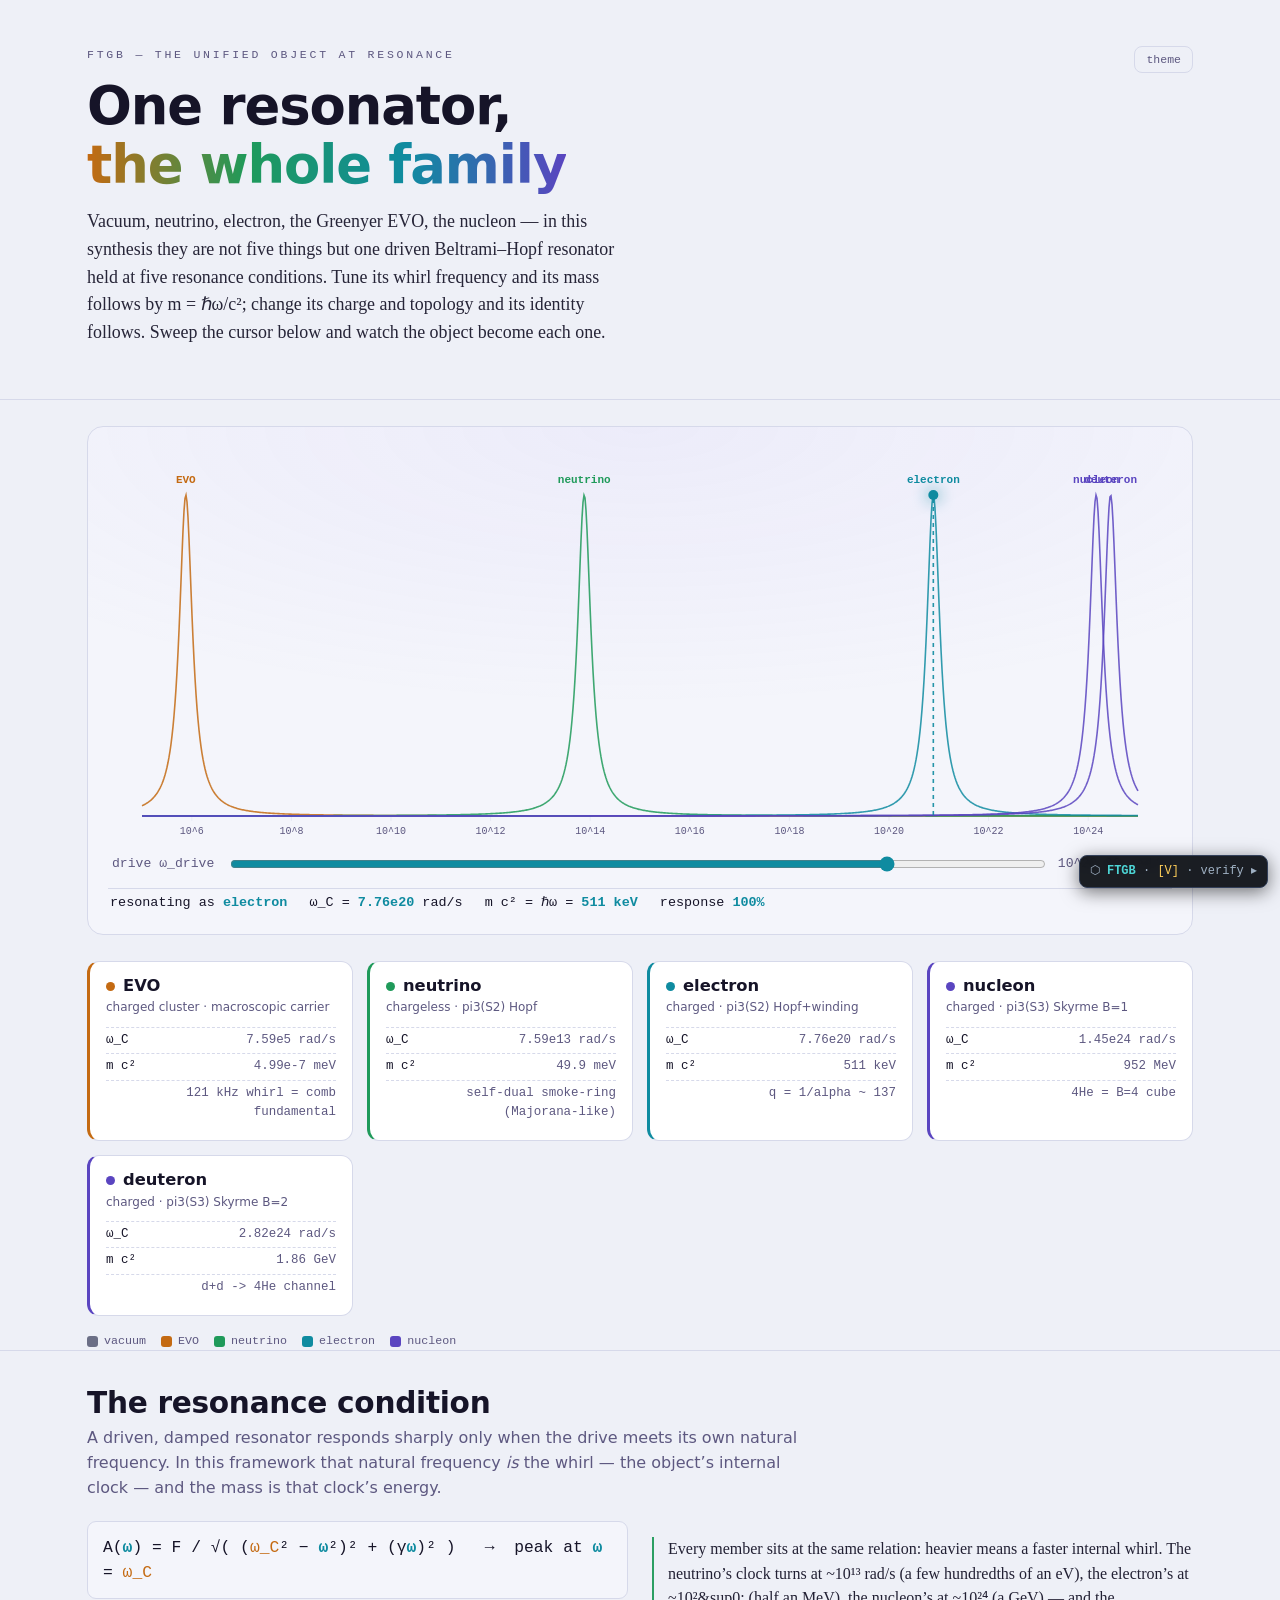
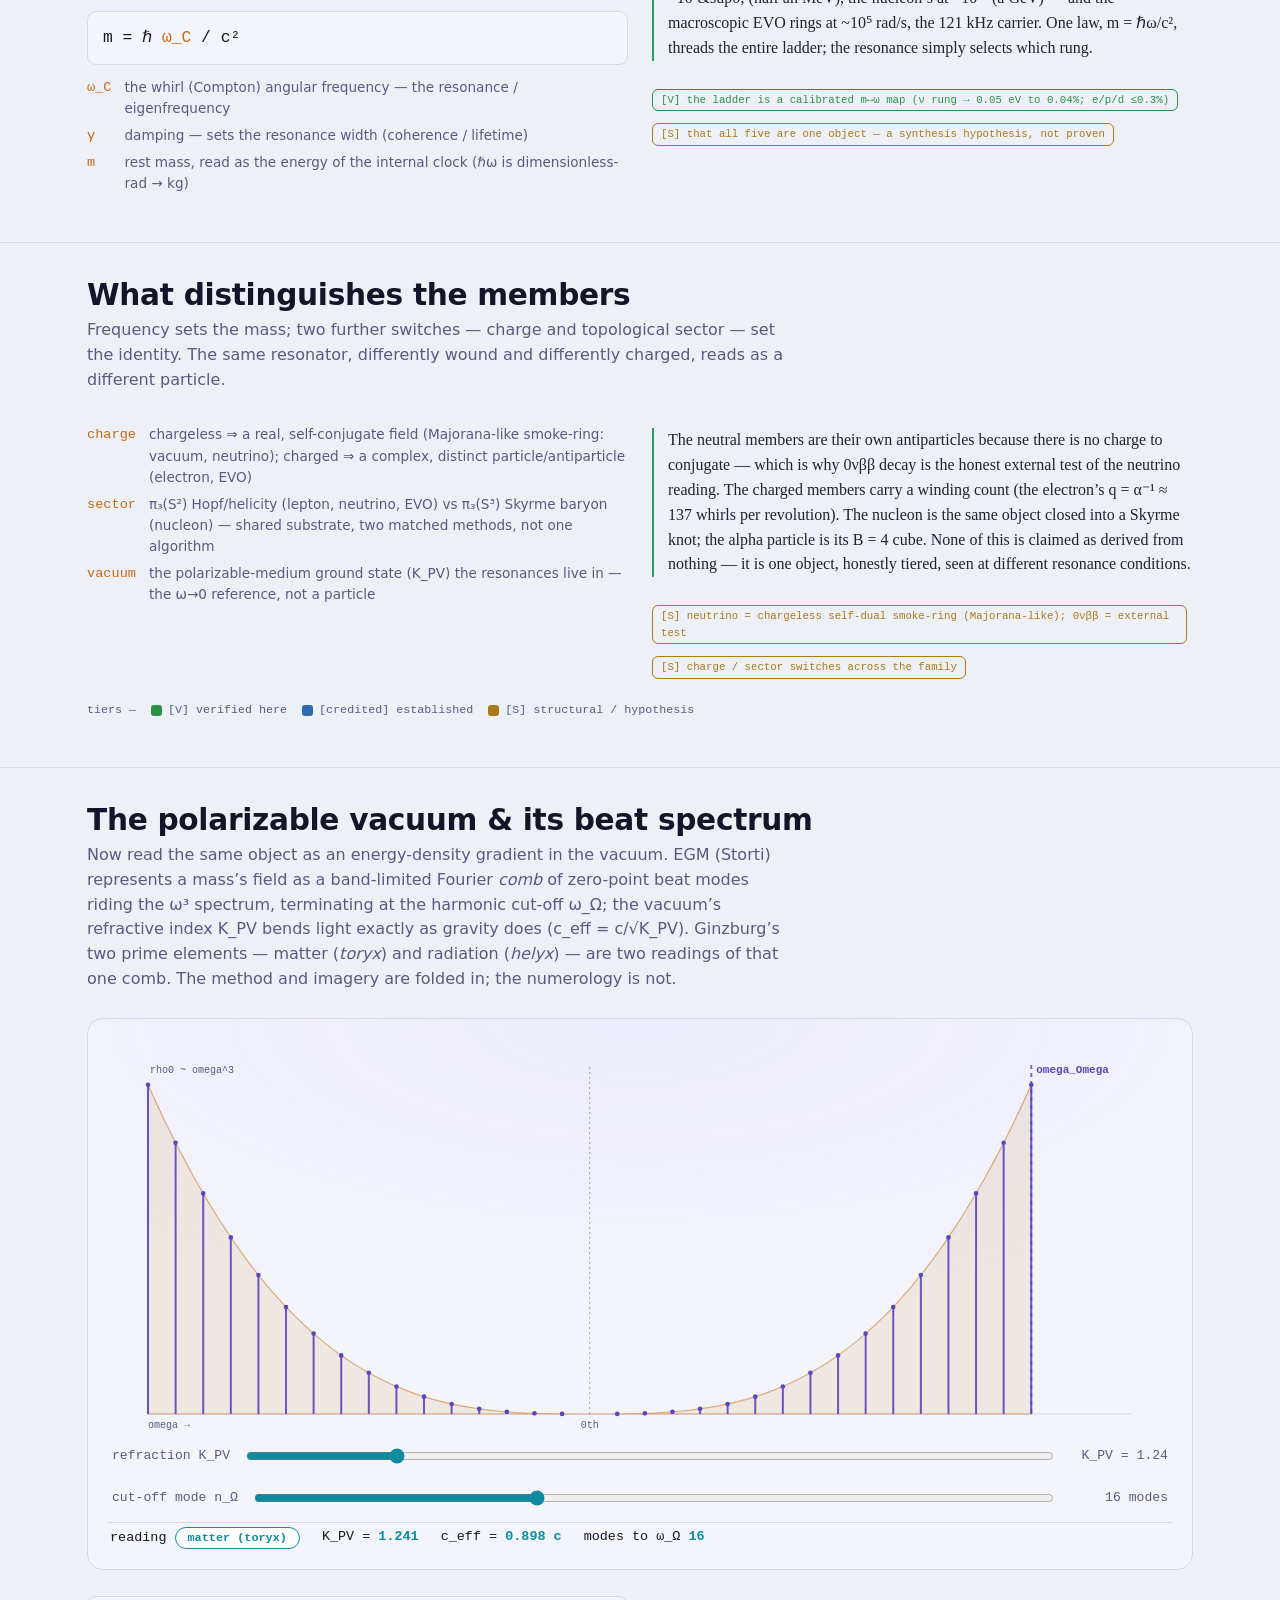
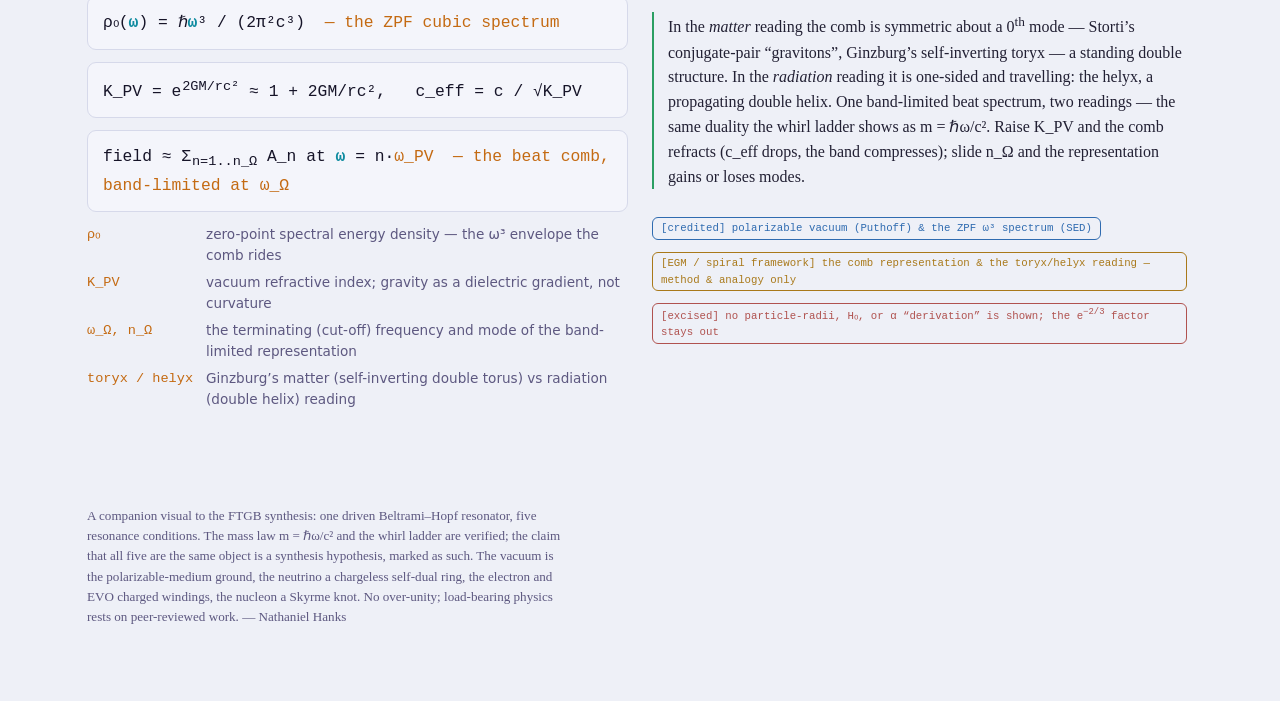
<file: resonator_family.html>
<!doctype html>
<html lang="en"><head>
<meta charset="utf-8"><meta name="viewport" content="width=device-width, initial-scale=1">
<title>One resonator, the whole family — FTGB unified object at resonance</title>
<meta name="author" content="Nathaniel Hanks">
<meta name="description" content="The FTGB unified object at resonance: one driven Beltrami-Hopf resonator shown as vacuum, neutrino, electron, EVO, nucleon on the whirl ladder (mass = hbar*omega/c^2), with a live resonance sweep and honest tiers.">
</head><body>
<style>
  :root{
    --ground:#0c0a18; --panel:#151327; --panel2:#100e20; --line:#2a2647;
    --ink:#ecebf6; --muted:#9a94bd;
    --vac:#6b6f86; --evo:#f0913c; --nu:#5fce8e; --el:#4bcadf; --nuc:#8e7bf0;
    --tV:#63c47c; --tS:#e0a94a; --tA:#6fa8dd; --tO:#c98a8a;
    --mono:ui-monospace,"SF Mono","Cascadia Code",Menlo,Consolas,monospace;
    --serif:Georgia,"Iowan Old Style",serif;
    --sans:-apple-system,"Segoe UI",system-ui,Roboto,sans-serif;
    --maxw:1150px;
  }
  @media (prefers-color-scheme:light){
    :root{--ground:#eef0f7;--panel:#fff;--panel2:#f4f5fb;--line:#d6d9ea;
      --ink:#161428;--muted:#5d5880;--vac:#6b6f86;--evo:#c46a12;--nu:#1f9a5a;--el:#0f8ba0;--nuc:#5a45c0;
      --tV:#2e8f47;--tS:#a9791a;--tA:#2f6bb0;--tO:#b0524f;}
  }
  :root[data-theme="dark"]{--ground:#0c0a18;--panel:#151327;--panel2:#100e20;--line:#2a2647;
    --ink:#ecebf6;--muted:#9a94bd;--evo:#f0913c;--nu:#5fce8e;--el:#4bcadf;--nuc:#8e7bf0;
    --tV:#63c47c;--tS:#e0a94a;--tA:#6fa8dd;--tO:#c98a8a;}
  :root[data-theme="light"]{--ground:#eef0f7;--panel:#fff;--panel2:#f4f5fb;--line:#d6d9ea;
    --ink:#161428;--muted:#5d5880;--evo:#c46a12;--nu:#1f9a5a;--el:#0f8ba0;--nuc:#5a45c0;
    --tV:#2e8f47;--tS:#a9791a;--tA:#2f6bb0;--tO:#b0524f;}
  *{box-sizing:border-box}
  body{margin:0;background:var(--ground);color:var(--ink);font-family:var(--sans);line-height:1.55;-webkit-font-smoothing:antialiased}
  .wrap{max-width:var(--maxw);margin:0 auto;padding:0 22px}
  h1,h2,h3{margin:0;line-height:1.12;text-wrap:balance}
  .mono{font-family:var(--mono)} .serif{font-family:var(--serif)}
  .eyebrow{font-family:var(--mono);font-size:.72rem;letter-spacing:.24em;text-transform:uppercase;color:var(--muted)}

  header{border-bottom:1px solid var(--line);padding:46px 0 34px}
  header h1{font-size:clamp(2rem,4.3vw,3.3rem);font-weight:800;letter-spacing:-.02em;margin-top:12px}
  header h1 em{font-style:normal;background:linear-gradient(90deg,var(--evo),var(--nu),var(--el),var(--nuc));-webkit-background-clip:text;background-clip:text;color:transparent}
  .lede{font-family:var(--serif);font-size:1.12rem;max-width:62ch;margin-top:14px;opacity:.92}
  .themeToggle{float:right;font-family:var(--mono);font-size:.72rem;color:var(--muted);background:none;border:1px solid var(--line);border-radius:8px;padding:6px 11px;cursor:pointer}
  .themeToggle:hover{color:var(--ink)}
  .pill{font-family:var(--mono);font-size:.74rem;color:var(--el);background:var(--panel);border:1px solid var(--el);border-radius:999px;padding:3px 12px;cursor:pointer;font-weight:700}
  .pill:hover{filter:brightness(1.15)}

  /* resonance chamber */
  .chamber{border:1px solid var(--line);border-radius:16px;background:
    radial-gradient(130% 100% at 50% 0%, rgba(142,123,240,.08), transparent 55%),var(--panel2);
    padding:20px 20px 8px;margin:26px 0}
  .chamberCanvas{width:100%;aspect-ratio:24/9}
  canvas{display:block;width:100%;height:100%}
  .tuner{display:grid;grid-template-columns:auto 1fr auto;gap:14px;align-items:center;padding:8px 4px 14px;font-family:var(--mono);font-size:.82rem}
  .tuner label{color:var(--muted)}
  input[type=range]{width:100%;accent-color:var(--el)}
  .live{display:flex;gap:22px;flex-wrap:wrap;font-family:var(--mono);font-size:.84rem;padding:4px 2px 12px;border-top:1px solid var(--line)}
  .live b{color:var(--el);font-variant-numeric:tabular-nums}
  .live .who{color:var(--ink);font-weight:700}

  /* family grid */
  .grid{display:grid;grid-template-columns:repeat(auto-fit,minmax(215px,1fr));gap:14px;margin:8px 0 6px}
  .card{border:1px solid var(--line);border-left-width:3px;border-radius:12px;background:var(--panel);padding:15px 16px}
  .card h3{font-size:1.02rem;display:flex;align-items:center;gap:8px}
  .card .role{font-size:.75rem;color:var(--muted);margin:3px 0 10px}
  .card .row{font-family:var(--mono);font-size:.78rem;color:var(--ink);display:flex;justify-content:space-between;gap:10px;padding:3px 0;border-top:1px dashed var(--line)}
  .card .row span:last-child{color:var(--muted);text-align:right}
  .chip{font-family:var(--mono);font-size:.64rem;padding:2px 7px;border-radius:5px;border:1px solid;letter-spacing:.03em}

  section{padding:36px 0;border-top:1px solid var(--line)}
  section h2{font-size:clamp(1.35rem,2.5vw,1.85rem);font-weight:750;letter-spacing:-.01em}
  .sub{color:var(--muted);max-width:70ch;margin:6px 0 20px}
  .eq{font-family:var(--mono);font-size:1.02rem;background:var(--panel2);border:1px solid var(--line);border-radius:9px;padding:13px 15px;margin:0 0 12px;overflow-x:auto}
  .eq b{color:var(--el)} .eq i{font-style:normal;color:var(--evo)}
  .two{display:grid;grid-template-columns:1fr 1fr;gap:24px;align-items:start}
  .trans{font-family:var(--serif);border-left:2px solid var(--nu);padding-left:14px;opacity:.94}
  .sym{display:grid;grid-template-columns:auto 1fr;gap:6px 13px;font-size:.85rem;margin:12px 0}
  .sym dt{font-family:var(--mono);color:var(--evo)} .sym dd{margin:0;color:var(--muted)}
  .tier{display:inline-block;font-family:var(--mono);font-size:.67rem;padding:2px 8px;border-radius:6px;border:1px solid;margin-top:12px;margin-right:6px}
  .tV{color:var(--tV);border-color:var(--tV)} .tS{color:var(--tS);border-color:var(--tS)}
  .tA{color:var(--tA);border-color:var(--tA)} .tO{color:var(--tO);border-color:var(--tO)}
  .legend{display:flex;gap:15px;flex-wrap:wrap;font-family:var(--mono);font-size:.73rem;color:var(--muted);margin-top:16px}
  .legend span{display:inline-flex;gap:6px;align-items:center}
  .sw{width:11px;height:11px;border-radius:3px}
  footer{padding:34px 0 60px;color:var(--muted);font-size:.82rem}
  footer p{max-width:74ch}
  :focus-visible{outline:2px solid var(--el);outline-offset:2px}
  @media (max-width:800px){.two{grid-template-columns:1fr}}
  @media (prefers-reduced-motion:reduce){*{animation:none!important;transition:none!important}}
</style>

<header><div class="wrap">
  <button class="themeToggle" id="tt">theme</button>
  <div class="eyebrow">FTGB &mdash; the unified object at resonance</div>
  <h1>One resonator,<br><em>the whole family</em></h1>
  <p class="lede">Vacuum, neutrino, electron, the Greenyer EVO, the nucleon &mdash; in this synthesis they are not five things but one driven Beltrami&ndash;Hopf resonator held at five resonance conditions. Tune its whirl frequency and its mass follows by m = &#8463;&omega;/c&sup2;; change its charge and topology and its identity follows. Sweep the cursor below and watch the object become each one.</p>
</div></header>

<div class="wrap">
  <div class="chamber">
    <canvas class="chamberCanvas" id="chamber"></canvas>
    <div class="tuner">
      <label for="sweep">drive &omega;_drive</label>
      <input type="range" id="sweep" min="5" max="24.6" step="0.001" value="20.89">
      <span class="mono" id="sweepHz" style="color:var(--muted);min-width:12ch;text-align:right"></span>
    </div>
    <div class="live">
      <span>resonating as <b class="who" id="who">electron</b></span>
      <span>&omega;_C = <b id="omV"></b> rad/s</span>
      <span>m c&sup2; = &#8463;&omega; = <b id="mV"></b></span>
      <span>response <b id="ampV"></b></span>
    </div>
  </div>
</div>

<div class="wrap">
  <div class="grid" id="cards"></div>
  <div class="legend">
    <span><span class="sw" style="background:var(--vac)"></span>vacuum</span>
    <span><span class="sw" style="background:var(--evo)"></span>EVO</span>
    <span><span class="sw" style="background:var(--nu)"></span>neutrino</span>
    <span><span class="sw" style="background:var(--el)"></span>electron</span>
    <span><span class="sw" style="background:var(--nuc)"></span>nucleon</span>
  </div>
</div>

<section><div class="wrap">
  <h2>The resonance condition</h2>
  <p class="sub">A driven, damped resonator responds sharply only when the drive meets its own natural frequency. In this framework that natural frequency <em>is</em> the whirl &mdash; the object&rsquo;s internal clock &mdash; and the mass is that clock&rsquo;s energy.</p>
  <div class="two">
    <div>
      <p class="eq">A(<b>&omega;</b>) = F / &radic;( (<i>&omega;_C</i>&sup2; &minus; <b>&omega;</b>&sup2;)&sup2; + (&gamma;<b>&omega;</b>)&sup2; ) &nbsp;&nbsp;&rarr;&nbsp; peak at <b>&omega;</b> = <i>&omega;_C</i></p>
      <p class="eq">m = &#8463; <i>&omega;_C</i> / c&sup2;</p>
      <dl class="sym">
        <dt>&omega;_C</dt><dd>the whirl (Compton) angular frequency &mdash; the resonance / eigenfrequency</dd>
        <dt>&gamma;</dt><dd>damping &mdash; sets the resonance width (coherence / lifetime)</dd>
        <dt>m</dt><dd>rest mass, read as the energy of the internal clock (&#8463;&omega; is dimensionless-rad &rarr; kg)</dd>
      </dl>
    </div>
    <div>
      <p class="trans">Every member sits at the same relation: heavier means a faster internal whirl. The neutrino&rsquo;s clock turns at ~10&sup1;&sup3; rad/s (a few hundredths of an eV), the electron&rsquo;s at ~10&sup2;&sup0; (half an MeV), the nucleon&rsquo;s at ~10&sup2;&#8308; (a GeV) &mdash; and the macroscopic EVO rings at ~10&#8309; rad/s, the 121 kHz carrier. One law, m = &#8463;&omega;/c&sup2;, threads the entire ladder; the resonance simply selects which rung.</p>
      <span class="tier tV">[V] the ladder is a calibrated m&harr;&omega; map (&nu; rung &rarr; 0.05 eV to 0.04%; e/p/d &le;0.3%)</span>
      <span class="tier tS">[S] that all five are one object &mdash; a synthesis hypothesis, not proven</span>
    </div>
  </div>
</div></section>

<section><div class="wrap">
  <h2>What distinguishes the members</h2>
  <p class="sub">Frequency sets the mass; two further switches &mdash; charge and topological sector &mdash; set the identity. The same resonator, differently wound and differently charged, reads as a different particle.</p>
  <div class="two">
    <div>
      <dl class="sym">
        <dt>charge</dt><dd>chargeless &rArr; a real, self-conjugate field (Majorana-like smoke-ring: vacuum, neutrino); charged &rArr; a complex, distinct particle/antiparticle (electron, EVO)</dd>
        <dt>sector</dt><dd>&pi;&#8323;(S&sup2;) Hopf/helicity (lepton, neutrino, EVO) vs &pi;&#8323;(S&sup3;) Skyrme baryon (nucleon) &mdash; shared substrate, two matched methods, not one algorithm</dd>
        <dt>vacuum</dt><dd>the polarizable-medium ground state (K_PV) the resonances live in &mdash; the &omega;&rarr;0 reference, not a particle</dd>
      </dl>
    </div>
    <div>
      <p class="trans">The neutral members are their own antiparticles because there is no charge to conjugate &mdash; which is why 0&nu;&beta;&beta; decay is the honest external test of the neutrino reading. The charged members carry a winding count (the electron&rsquo;s q = &alpha;&#8315;&sup1; &asymp; 137 whirls per revolution). The nucleon is the same object closed into a Skyrme knot; the alpha particle is its B = 4 cube. None of this is claimed as derived from nothing &mdash; it is one object, honestly tiered, seen at different resonance conditions.</p>
      <span class="tier tS">[S] neutrino = chargeless self-dual smoke-ring (Majorana-like); 0&nu;&beta;&beta; = external test</span>
      <span class="tier tS">[S] charge / sector switches across the family</span>
    </div>
  </div>
  <p class="legend" style="margin-top:22px"><span style="color:var(--muted)">tiers &mdash;</span>
    <span><span class="sw" style="background:var(--tV)"></span>[V] verified here</span>
    <span><span class="sw" style="background:var(--tA)"></span>[credited] established</span>
    <span><span class="sw" style="background:var(--tS)"></span>[S] structural / hypothesis</span>
  </p>
</div></section>

<section><div class="wrap">
  <h2>The polarizable vacuum &amp; its beat spectrum</h2>
  <p class="sub">Now read the same object as an energy-density gradient in the vacuum. EGM (Storti) represents a mass&rsquo;s field as a band-limited Fourier <em>comb</em> of zero-point beat modes riding the &omega;&sup3; spectrum, terminating at the harmonic cut-off &omega;_&Omega;; the vacuum&rsquo;s refractive index K_PV bends light exactly as gravity does (c_eff = c/&radic;K_PV). Ginzburg&rsquo;s two prime elements &mdash; matter (<em>toryx</em>) and radiation (<em>helyx</em>) &mdash; are two readings of that one comb. The method and imagery are folded in; the numerology is not.</p>
  <div class="chamber">
    <canvas class="chamberCanvas" id="egm"></canvas>
    <div class="tuner">
      <label for="kpv">refraction K_PV</label>
      <input type="range" id="kpv" min="0" max="100" step="1" value="18">
      <span class="mono" id="kpvV" style="color:var(--muted);min-width:13ch;text-align:right"></span>
    </div>
    <div class="tuner">
      <label for="nom">cut-off mode n_&Omega;</label>
      <input type="range" id="nom" min="3" max="40" step="1" value="16">
      <span class="mono" id="nomV" style="color:var(--muted);min-width:13ch;text-align:right"></span>
    </div>
    <div class="live">
      <span>reading <button class="pill" id="egmToggle">matter (toryx)</button></span>
      <span>K_PV = <b id="kOut"></b></span>
      <span>c_eff = <b id="cOut"></b></span>
      <span>modes to &omega;_&Omega; <b id="nOut"></b></span>
    </div>
  </div>
  <div class="two">
    <div>
      <p class="eq">&rho;&#8320;(<b>&omega;</b>) = &#8463;<b>&omega;</b>&sup3; / (2&pi;&sup2;c&sup3;) &nbsp;<i>&mdash; the ZPF cubic spectrum</i></p>
      <p class="eq">K_PV = e<sup>&#8202;2GM/rc&sup2;</sup> &asymp; 1 + 2GM/rc&sup2;,&nbsp;&nbsp; c_eff = c / &radic;K_PV</p>
      <p class="eq">field &asymp; &Sigma;<sub>&#8202;n=1..n_&Omega;</sub> A_n at <b>&omega;</b> = n&middot;<i>&omega;_PV</i> &nbsp;<i>&mdash; the beat comb, band-limited at &omega;_&Omega;</i></p>
      <dl class="sym">
        <dt>&rho;&#8320;</dt><dd>zero-point spectral energy density &mdash; the &omega;&sup3; envelope the comb rides</dd>
        <dt>K_PV</dt><dd>vacuum refractive index; gravity as a dielectric gradient, not curvature</dd>
        <dt>&omega;_&Omega;, n_&Omega;</dt><dd>the terminating (cut-off) frequency and mode of the band-limited representation</dd>
        <dt>toryx / helyx</dt><dd>Ginzburg&rsquo;s matter (self-inverting double torus) vs radiation (double helix) reading</dd>
      </dl>
    </div>
    <div>
      <p class="trans">In the <em>matter</em> reading the comb is symmetric about a 0<sup>th</sup> mode &mdash; Storti&rsquo;s conjugate-pair &ldquo;gravitons&rdquo;, Ginzburg&rsquo;s self-inverting toryx &mdash; a standing double structure. In the <em>radiation</em> reading it is one-sided and travelling: the helyx, a propagating double helix. One band-limited beat spectrum, two readings &mdash; the same duality the whirl ladder shows as m = &#8463;&omega;/c&sup2;. Raise K_PV and the comb refracts (c_eff drops, the band compresses); slide n_&Omega; and the representation gains or loses modes.</p>
      <span class="tier tA">[credited] polarizable vacuum (Puthoff) &amp; the ZPF &omega;&sup3; spectrum (SED)</span>
      <span class="tier tS">[EGM / spiral framework] the comb representation &amp; the toryx/helyx reading &mdash; method &amp; analogy only</span>
      <span class="tier tO">[excised] no particle-radii, H&#8320;, or &alpha; &ldquo;derivation&rdquo; is shown; the e<sup>&minus;2/3</sup> factor stays out</span>
    </div>
  </div>
</div></section>

<footer><div class="wrap">
  <p class="serif">A companion visual to the FTGB synthesis: one driven Beltrami&ndash;Hopf resonator, five resonance conditions. The mass law m = &#8463;&omega;/c&sup2; and the whirl ladder are verified; the claim that all five are the same object is a synthesis hypothesis, marked as such. The vacuum is the polarizable-medium ground, the neutrino a chargeless self-dual ring, the electron and EVO charged windings, the nucleon a Skyrme knot. No over-unity; load-bearing physics rests on peer-reviewed work. &mdash; Nathaniel Hanks</p>
</div></footer>

<script>
(function(){
  "use strict";
  var reduced=matchMedia("(prefers-reduced-motion:reduce)").matches;
  document.getElementById("tt").addEventListener("click",function(){
    var c=document.documentElement.getAttribute("data-theme");
    var n=c==="dark"?"light":(c==="light"?"dark":(matchMedia("(prefers-color-scheme:dark)").matches?"light":"dark"));
    document.documentElement.setAttribute("data-theme",n);});
  function cvar(n){return getComputedStyle(document.documentElement).getPropertyValue(n).trim();}
  var HBAR=1.0546e-34, C2=8.988e16, EV=1.602e-19;
  // family: log10(omega_C), color var, label, charge, sector
  var FAM=[
    {L:5.88, key:"evo", c:"--evo", name:"EVO",      charge:"charged cluster", sector:"macroscopic carrier", note:"121 kHz whirl = comb fundamental"},
    {L:13.88,key:"nu",  c:"--nu",  name:"neutrino",  charge:"chargeless",      sector:"pi3(S2) Hopf",       note:"self-dual smoke-ring (Majorana-like)"},
    {L:20.89,key:"el",  c:"--el",  name:"electron",  charge:"charged",         sector:"pi3(S2) Hopf+winding",note:"q = 1/alpha ~ 137"},
    {L:24.16,key:"nuc", c:"--nuc", name:"nucleon",   charge:"charged",         sector:"pi3(S3) Skyrme B=1", note:"4He = B=4 cube"},
    {L:24.45,key:"d",   c:"--nuc", name:"deuteron",  charge:"charged",         sector:"pi3(S3) Skyrme B=2", note:"d+d -> 4He channel"}
  ];
  function massStr(w){var E=HBAR*w; var eV=E/EV;
    if(eV<1)return (eV*1000).toPrecision(3)+" meV";
    if(eV<1e3)return eV.toPrecision(3)+" eV";
    if(eV<1e6)return (eV/1e3).toPrecision(3)+" keV";
    if(eV<1e9)return (eV/1e6).toPrecision(3)+" MeV";
    return (eV/1e9).toPrecision(3)+" GeV";}
  function eng(w){var e=Math.floor(Math.log10(w));var m=w/Math.pow(10,e);return m.toFixed(2)+"e"+e;}
  // build cards
  var cardsEl=document.getElementById("cards");
  FAM.forEach(function(f){
    var w=Math.pow(10,f.L);var col=cvar(f.c);
    var d=document.createElement("div");d.className="card";d.style.borderLeftColor=col;
    d.innerHTML='<h3><span style="width:9px;height:9px;border-radius:50%;background:'+col+';display:inline-block"></span>'+f.name+'</h3>'+
      '<div class="role">'+f.charge+' &middot; '+f.sector+'</div>'+
      '<div class="row"><span>&omega;_C</span><span>'+eng(w)+' rad/s</span></div>'+
      '<div class="row"><span>m c&sup2;</span><span>'+massStr(w)+'</span></div>'+
      '<div class="row"><span></span><span>'+f.note+'</span></div>';
    cardsEl.appendChild(d);
  });
  // chamber: log-frequency ladder + resonance peaks + sweep cursor
  var sweep=document.getElementById("sweep");
  var lastAmp=0;
  function nearest(L){var best=FAM[0],bd=9;FAM.forEach(function(f){var dd=Math.abs(f.L-L);if(dd<bd){bd=dd;best=f;}});return {f:best,d:bd};}
  function draw(){
    var c=document.getElementById("chamber");var r=c.getBoundingClientRect(),dp=Math.min(devicePixelRatio||1,2);
    c.width=Math.max(2,r.width*dp);c.height=Math.max(2,r.height*dp);var x=c.getContext("2d");x.setTransform(dp,0,0,dp,0,0);
    var W=r.width,H=r.height,pad=34,base=H-30;
    x.clearRect(0,0,W,H);
    var line=cvar("--line"),mut=cvar("--muted"),ink=cvar("--ink");
    var Lmin=5,Lmax=25;
    function X(L){return pad+(L-Lmin)/(Lmax-Lmin)*(W-2*pad);}
    // axis
    x.strokeStyle=line;x.lineWidth=1;x.beginPath();x.moveTo(pad,base);x.lineTo(W-pad,base);x.stroke();
    for(var L=6;L<=24;L+=2){var px=X(L);x.strokeStyle=line;x.globalAlpha=.4;x.beginPath();x.moveTo(px,base);x.lineTo(px,base+5);x.stroke();x.globalAlpha=1;
      x.fillStyle=mut;x.font="10px "+cvar("--mono");x.textAlign="center";x.fillText("10^"+L,px,base+18);}
    // family resonance peaks (Lorentzian bumps)
    FAM.forEach(function(f){var col=cvar(f.c);var cx=X(f.L);var ph=base-(H-70);
      x.strokeStyle=col;x.globalAlpha=.85;x.lineWidth=1.6;x.beginPath();
      for(var px=pad;px<=W-pad;px++){var Lp=Lmin+(px-pad)/(W-2*pad)*(Lmax-Lmin);
        var g=0.16;var amp=(g*g)/((Lp-f.L)*(Lp-f.L)+g*g);var y=base-amp*(base-ph-8);
        if(px===pad)x.moveTo(px,y);else x.lineTo(px,y);}
      x.stroke();x.globalAlpha=1;
      x.fillStyle=col;x.font="600 11px "+cvar("--mono");x.textAlign="center";x.fillText(f.name,cx,ph-4);
    });
    // sweep cursor + live resonance
    var Ld=+sweep.value; var nr=nearest(Ld);var g=0.16;var amp=(g*g)/((Ld-nr.f.L)*(Ld-nr.f.L)+g*g);
    lastAmp=amp; var cx=X(Ld);var col=cvar(nr.f.c);
    x.strokeStyle=col;x.setLineDash([4,4]);x.globalAlpha=.9;x.beginPath();x.moveTo(cx,44);x.lineTo(cx,base);x.stroke();x.setLineDash([]);x.globalAlpha=1;
    var cy=base-amp*(base-(base-(H-70))-8);
    x.fillStyle=col;x.shadowColor=col;x.shadowBlur=amp>0.6?16:4;x.beginPath();x.arc(cx,cy,5,0,7);x.fill();x.shadowBlur=0;
    // readouts
    var w=Math.pow(10,Ld);
    document.getElementById("who").textContent = amp>0.35? nr.f.name : "(off resonance)";
    document.getElementById("who").style.color = amp>0.35? col : mut;
    document.getElementById("omV").textContent = eng(w);
    document.getElementById("mV").textContent = massStr(w);
    document.getElementById("ampV").textContent = (amp*100).toFixed(0)+"%";
    document.getElementById("sweepHz").textContent = "10^"+Ld.toFixed(2)+" rad/s";
  }
  sweep.addEventListener("input",draw);

  // ---- EGM panel: polarizable-vacuum K_PV + ZPF omega^3 beat comb + toryx/helyx reading ----
  var kpv=document.getElementById("kpv"), nom=document.getElementById("nom");
  var egmBtn=document.getElementById("egmToggle"), egmMode="matter", phase=0;
  egmBtn.addEventListener("click",function(){egmMode=(egmMode==="matter"?"radiation":"matter");
    egmBtn.textContent=(egmMode==="matter"?"matter (toryx)":"radiation (helyx)");drawEGM();});
  function drawEGM(){
    var c=document.getElementById("egm");if(!c)return;
    var r=c.getBoundingClientRect(),dp=Math.min(devicePixelRatio||1,2);
    c.width=Math.max(2,r.width*dp);c.height=Math.max(2,r.height*dp);
    var x=c.getContext("2d");x.setTransform(dp,0,0,dp,0,0);
    var W=r.width,H=r.height,pad=40,base=H-24,top=32;
    x.clearRect(0,0,W,H);
    var line=cvar("--line"),mut=cvar("--muted"),env=cvar("--evo");
    var col=egmMode==="matter"?cvar("--nuc"):cvar("--el");
    var f=(+kpv.value)/100*0.6, K=Math.exp(2*f), ceff=1/Math.sqrt(K), nO=Math.round(+nom.value);
    var span=W-2*pad, x0=pad, x1=pad+span*ceff;
    function envH(fr){return (base-top)*Math.pow(fr,3)*0.96;}
    function cubic(cx,reach){x.beginPath();x.moveTo(cx,base);
      for(var i=0;i<=48;i++){var fr=i/48;x.lineTo(cx+reach*fr,base-envH(fr));}
      x.lineTo(cx+reach,base);x.closePath();}
    // baseline
    x.strokeStyle=line;x.lineWidth=1;x.beginPath();x.moveTo(pad,base);x.lineTo(W-pad,base);x.stroke();
    if(egmMode==="matter"){
      var cxc=(x0+x1)/2, hm=(x1-x0)/2;
      // symmetric ZPF |omega|^3 envelope about the 0th mode
      x.fillStyle=env;x.globalAlpha=.10;cubic(cxc,hm);x.fill();cubic(cxc,-hm);x.fill();x.globalAlpha=1;
      x.strokeStyle=env;x.globalAlpha=.5;x.lineWidth=1.2;cubic(cxc,hm);x.stroke();cubic(cxc,-hm);x.stroke();x.globalAlpha=1;
      // 0th-mode axis
      x.strokeStyle=mut;x.globalAlpha=.45;x.setLineDash([2,3]);x.beginPath();x.moveTo(cxc,top-4);x.lineTo(cxc,base);x.stroke();x.setLineDash([]);x.globalAlpha=1;
      x.fillStyle=mut;x.font="10px "+cvar("--mono");x.textAlign="center";x.fillText("0th",cxc,base+14);
      // conjugate-pair comb (Storti graviton symmetry / Ginzburg self-inverting toryx)
      for(var n=1;n<=nO;n++){var fr=n/nO,half=hm*fr,yt=base-envH(fr);
        [cxc-half,cxc+half].forEach(function(px){
          x.strokeStyle=col;x.lineWidth=2;x.globalAlpha=.9;x.beginPath();x.moveTo(px,base);x.lineTo(px,yt);x.stroke();
          x.fillStyle=col;x.globalAlpha=1;x.beginPath();x.arc(px,yt,2.3,0,7);x.fill();});}
    }else{
      // one-sided ZPF omega^3 envelope
      x.fillStyle=env;x.globalAlpha=.10;cubic(x0,x1-x0);x.fill();x.globalAlpha=1;
      x.strokeStyle=env;x.globalAlpha=.5;x.lineWidth=1.2;cubic(x0,x1-x0);x.stroke();x.globalAlpha=1;
      // travelling comb + helix (the helyx, a propagating double helix)
      for(var m=1;m<=nO;m++){var frm=m/nO,pxm=x0+(x1-x0)*frm,
        sh=reduced?1:(0.72+0.28*(Math.sin(phase*2+m*0.5)*0.5+0.5)),ytm=base-envH(frm)*sh;
        x.strokeStyle=col;x.lineWidth=2;x.globalAlpha=.9;x.beginPath();x.moveTo(pxm,base);x.lineTo(pxm,ytm);x.stroke();
        x.fillStyle=col;x.globalAlpha=1;x.beginPath();x.arc(pxm,ytm,2.3,0,7);x.fill();}
      x.strokeStyle=col;x.globalAlpha=.32;x.lineWidth=1.4;x.beginPath();
      for(var pk=x0;pk<=x1;pk++){var frp=(pk-x0)/(x1-x0),yh=top+16+Math.sin(frp*16-phase*3)*9;if(pk===x0)x.moveTo(pk,yh);else x.lineTo(pk,yh);}
      x.stroke();x.globalAlpha=1;
    }
    // cut-off marker at omega_Omega
    x.strokeStyle=col;x.globalAlpha=.8;x.setLineDash([4,4]);x.beginPath();x.moveTo(x1,top-6);x.lineTo(x1,base);x.stroke();x.setLineDash([]);x.globalAlpha=1;
    var right=(x1>W-92);
    x.fillStyle=col;x.font="600 11px "+cvar("--mono");x.textAlign=right?"right":"left";x.fillText("omega_Omega",right?x1-4:x1+5,top+2);
    x.fillStyle=mut;x.font="10px "+cvar("--mono");x.textAlign="left";x.fillText("rho0 ~ omega^3",pad+2,top+2);x.fillText("omega →",pad,base+14);
    // readouts
    document.getElementById("kpvV").textContent="K_PV = "+K.toFixed(2);
    document.getElementById("nomV").textContent=nO+" modes";
    document.getElementById("kOut").textContent=K.toFixed(3);
    document.getElementById("cOut").textContent=ceff.toFixed(3)+" c";
    document.getElementById("nOut").textContent=nO;
  }
  kpv.addEventListener("input",drawEGM);nom.addEventListener("input",drawEGM);

  function frame(){phase+=0.03;draw();drawEGM();if(!reduced)requestAnimationFrame(frame);}
  draw();drawEGM();
  if(!reduced)requestAnimationFrame(frame);
  addEventListener("resize",function(){draw();drawEGM();});
})();
</script>

<script>window.FTGB_PROVENANCE={page:"The Resonator Family",tier:"[V]",checks:["ck_eigenvalues_check","delta_detuning_beat_check","beat_law_across_scales_check"],note:"The CK comb 1:1.719:2.427 and its beat law are verified; ratios are quoted at the linear-drive limit (M16)."};</script>
<script src="provenance.js"></script>
</body></html>
</file>
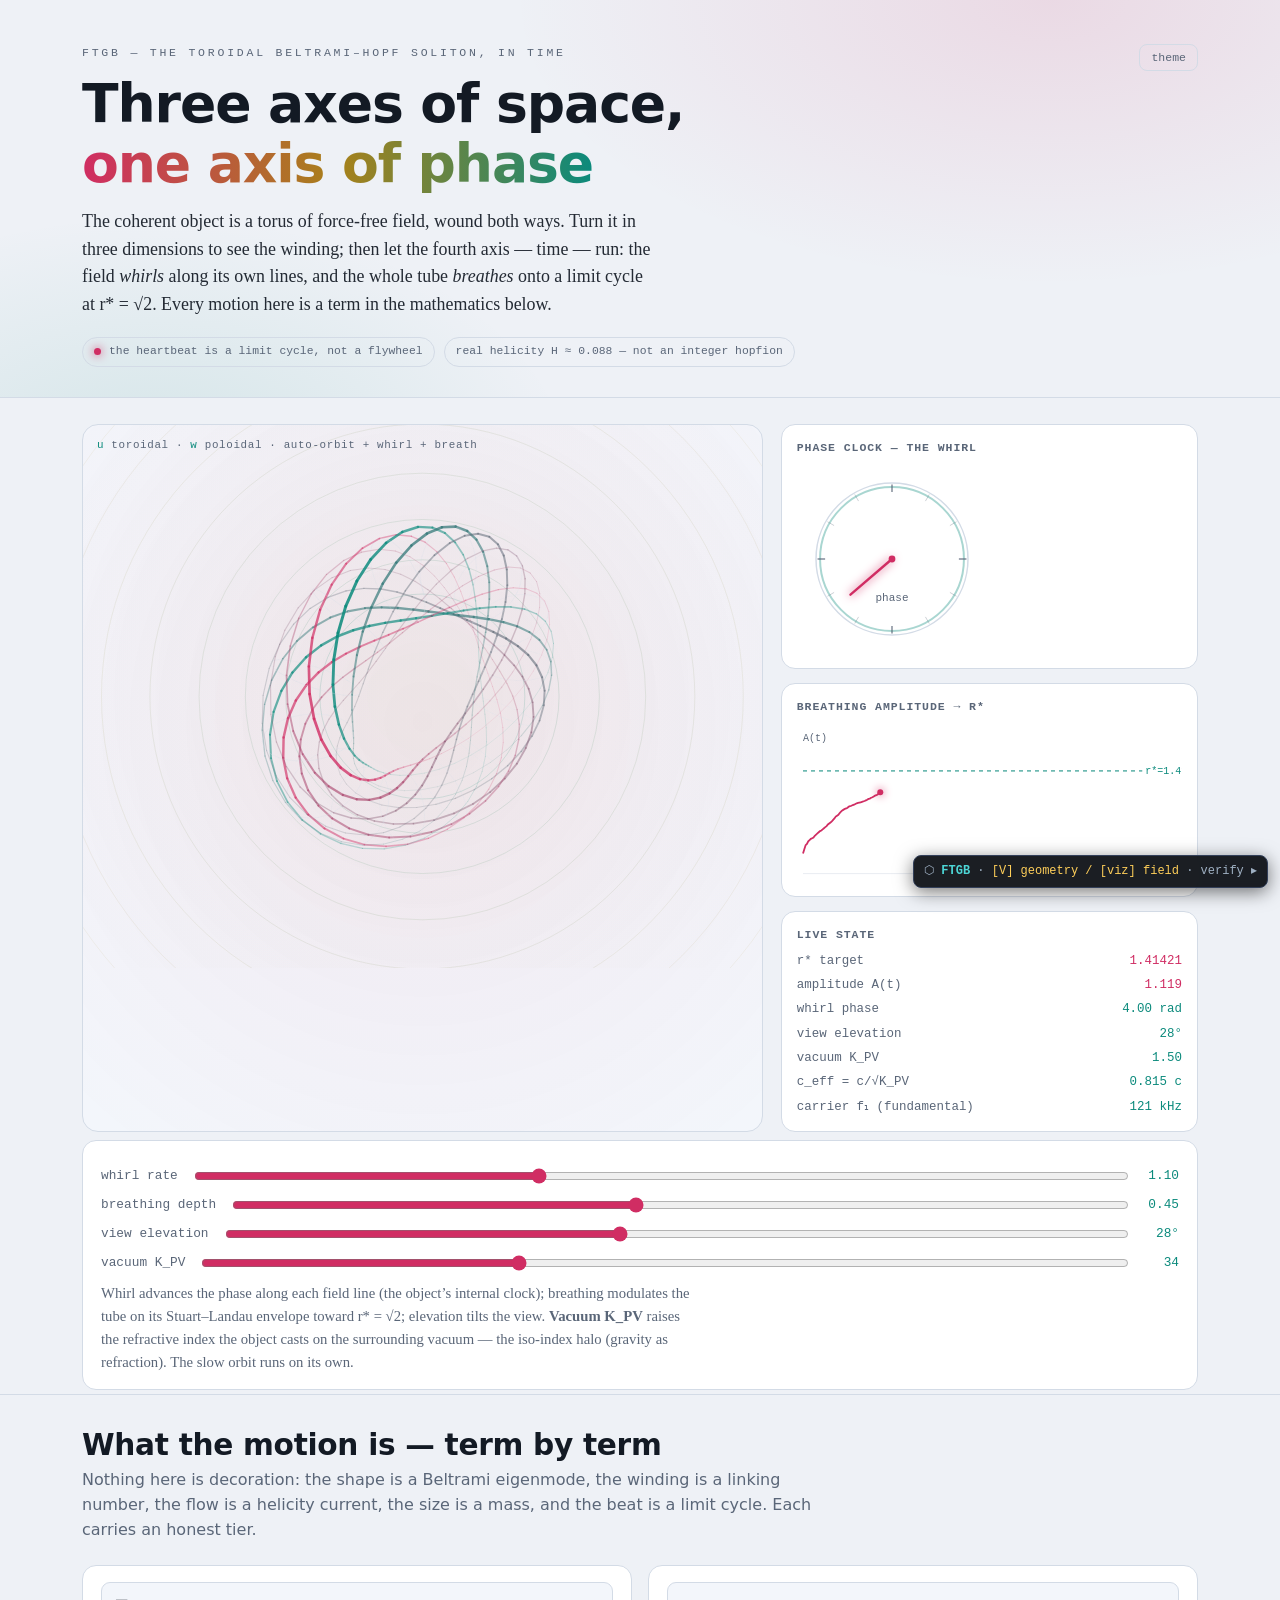
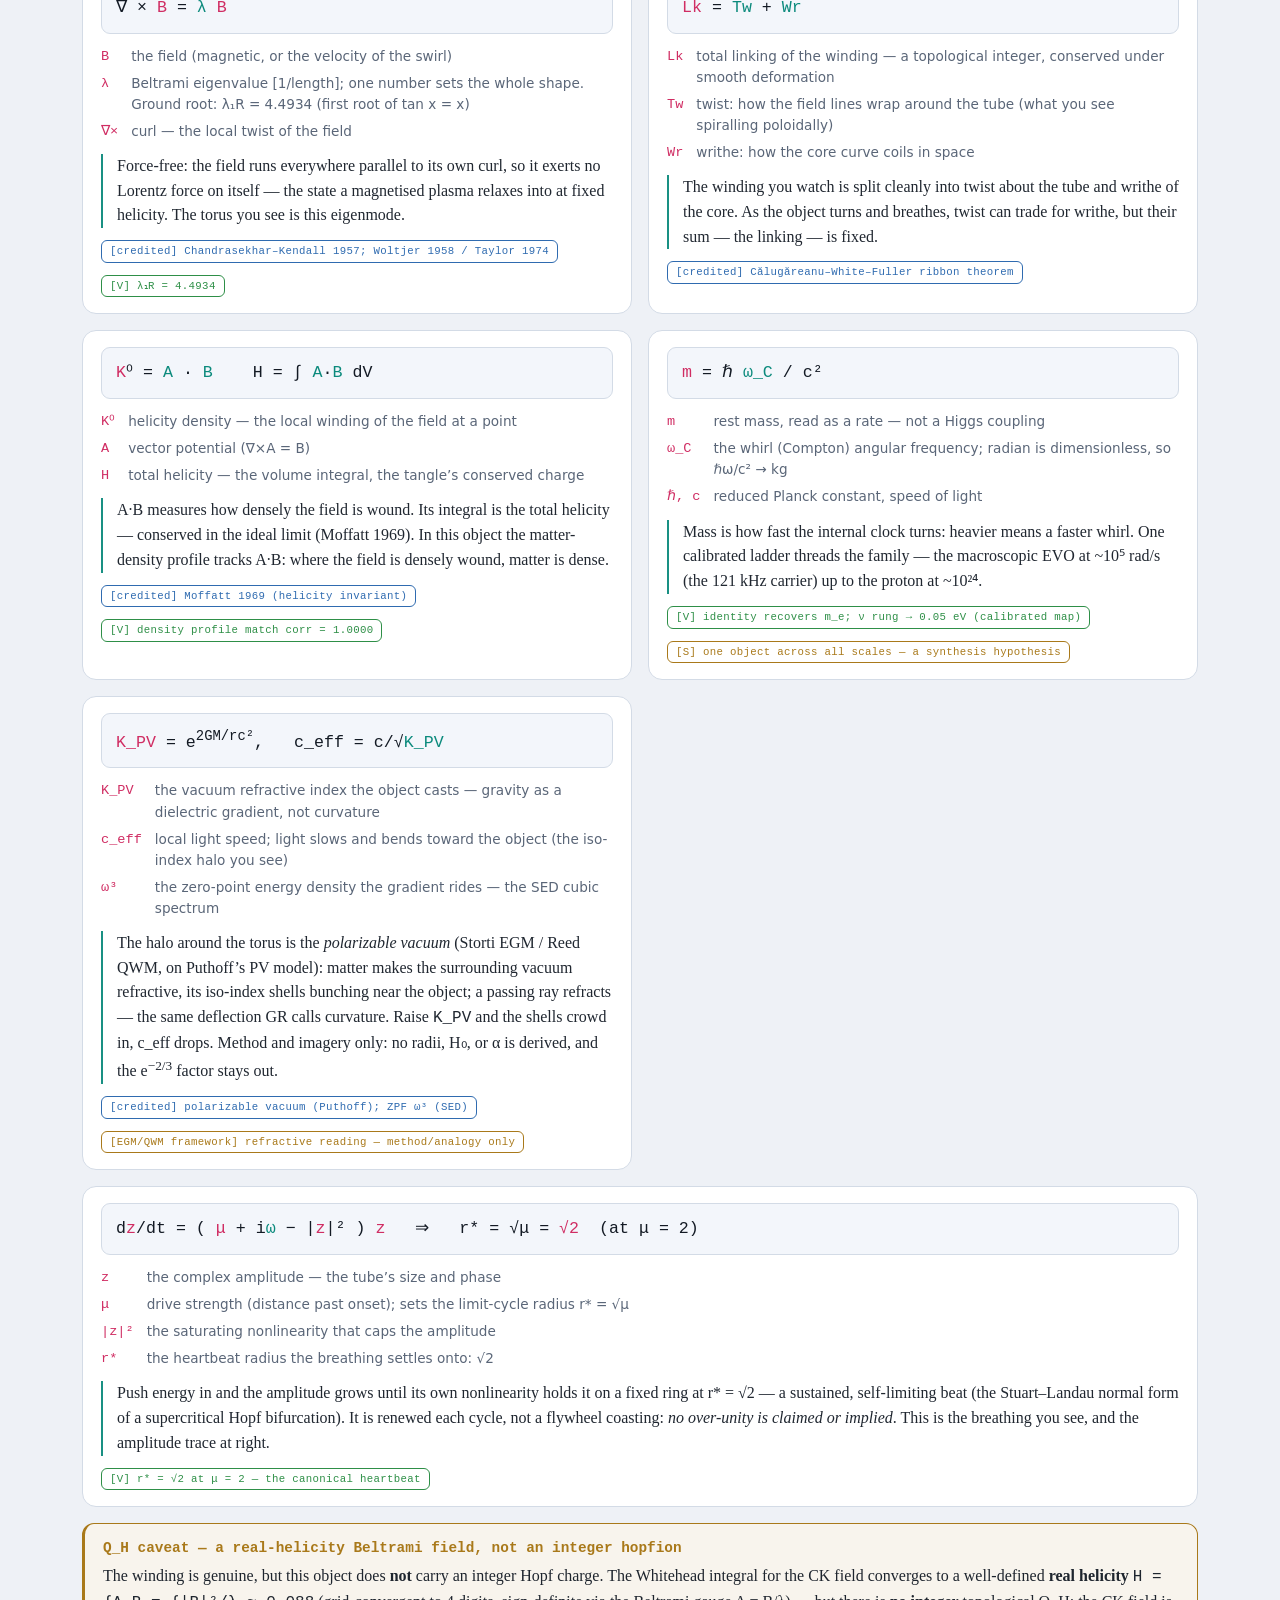
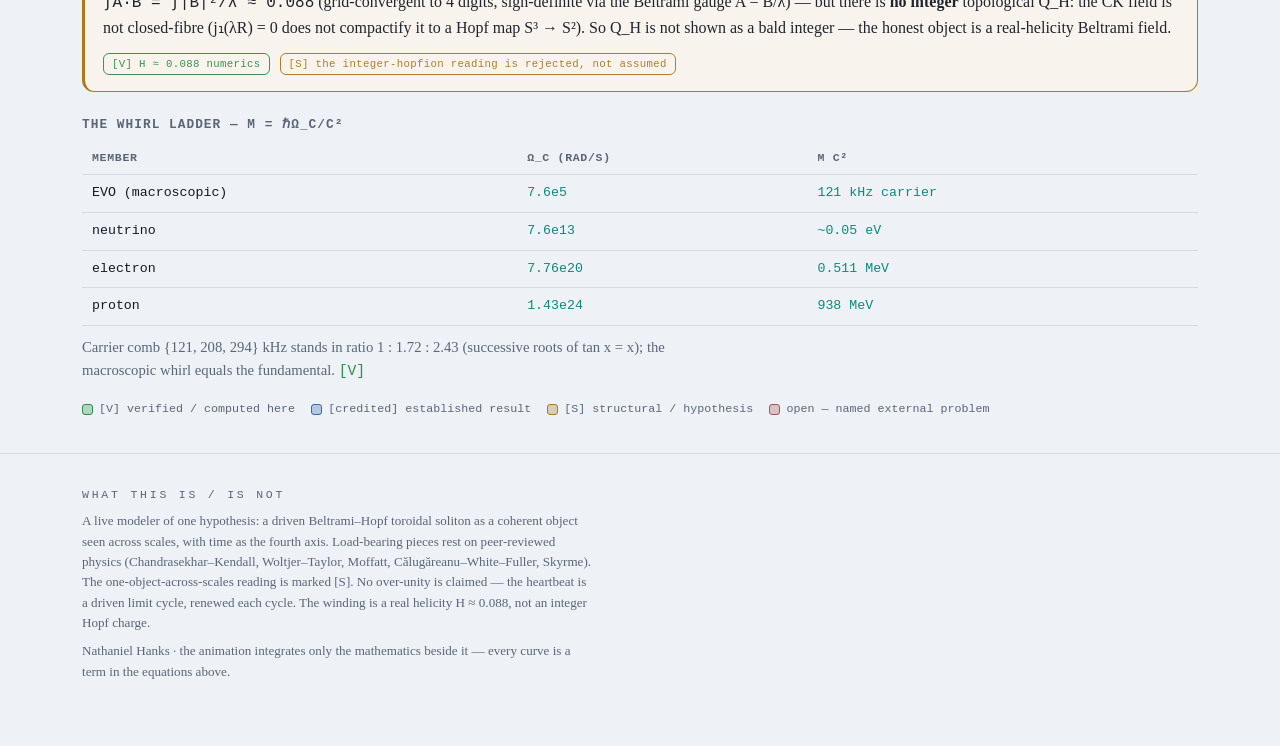
<file: soliton3d.html>
<!doctype html>
<html lang="en">
<head>
<meta charset="utf-8">
<meta name="viewport" content="width=device-width, initial-scale=1">
<title>The Toroidal Soliton in 3D + Time — FTGB</title>
<meta name="author" content="Nathaniel Hanks">
<meta name="description" content="The driven Beltrami-Hopf toroidal soliton rendered in three spatial axes with a fourth axis of phase/time: the whirl clock and the sqrt(2) heartbeat made visible.">
</head>
<body>
<style>
  :root{
    --ground:#080b10; --panel:#111823; --panel2:#0c121b; --line:#223142;
    --ink:#e8eef7; --muted:#8493a8;
    --rose:#ff6a97; --teal:#20c6b3; --gold:#e7c24b;
    --tV:#6ac47b; --tC:#6fa8dd; --tS:#e0a94a; --tO:#c98a8a;
    --mono:ui-monospace,"SF Mono","Cascadia Code",Menlo,Consolas,monospace;
    --serif:Georgia,"Iowan Old Style","Times New Roman",serif;
    --sans:-apple-system,"Segoe UI",system-ui,Roboto,sans-serif;
    --maxw:1160px;
  }
  @media (prefers-color-scheme:light){
    :root{--ground:#eef1f6;--panel:#ffffff;--panel2:#f3f6fb;--line:#d3dbe6;
      --ink:#131a24;--muted:#5a6678;--rose:#d02d63;--teal:#0b8a7c;--gold:#a8811a;
      --tV:#2e8f47;--tC:#2f6bb0;--tS:#a9791a;--tO:#b0524f;}
  }
  :root[data-theme="dark"]{--ground:#080b10;--panel:#111823;--panel2:#0c121b;--line:#223142;
    --ink:#e8eef7;--muted:#8493a8;--rose:#ff6a97;--teal:#20c6b3;--gold:#e7c24b;
    --tV:#6ac47b;--tC:#6fa8dd;--tS:#e0a94a;--tO:#c98a8a;}
  :root[data-theme="light"]{--ground:#eef1f6;--panel:#ffffff;--panel2:#f3f6fb;--line:#d3dbe6;
    --ink:#131a24;--muted:#5a6678;--rose:#d02d63;--teal:#0b8a7c;--gold:#a8811a;
    --tV:#2e8f47;--tC:#2f6bb0;--tS:#a9791a;--tO:#b0524f;}

  *{box-sizing:border-box}
  body{margin:0;background:var(--ground);color:var(--ink);font-family:var(--sans);
    line-height:1.55;-webkit-font-smoothing:antialiased}
  .wrap{max-width:var(--maxw);margin:0 auto;padding:0 22px}
  h1,h2,h3{margin:0;line-height:1.12;text-wrap:balance}
  .mono{font-family:var(--mono)} .serif{font-family:var(--serif)}
  .eyebrow{font-family:var(--mono);font-size:.72rem;letter-spacing:.24em;text-transform:uppercase;color:var(--muted)}
  code,.m{font-family:var(--mono)}

  header.top{border-bottom:1px solid var(--line);padding:44px 0 30px;position:relative;overflow:hidden}
  header.top::before{content:"";position:absolute;inset:0;pointer-events:none;
    background:radial-gradient(70% 120% at 82% 0%, color-mix(in srgb,var(--rose) 12%,transparent), transparent 60%),
               radial-gradient(60% 120% at 12% 120%, color-mix(in srgb,var(--teal) 12%,transparent), transparent 55%)}
  header.top .wrap{position:relative}
  .themeToggle{float:right;font-family:var(--mono);font-size:.72rem;color:var(--muted);background:none;
    border:1px solid var(--line);border-radius:8px;padding:6px 11px;cursor:pointer}
  .themeToggle:hover{color:var(--ink)}
  header.top h1{font-size:clamp(2rem,4.4vw,3.35rem);font-weight:800;letter-spacing:-.02em;margin-top:12px}
  header.top h1 em{font-style:normal;background:linear-gradient(90deg,var(--rose),var(--gold),var(--teal));
    -webkit-background-clip:text;background-clip:text;color:transparent}
  .lede{font-family:var(--serif);font-size:1.12rem;max-width:64ch;margin-top:14px;opacity:.92}
  .badges{margin-top:18px;display:flex;gap:9px;flex-wrap:wrap}
  .badge{display:inline-flex;gap:8px;align-items:center;font-family:var(--mono);font-size:.71rem;color:var(--muted);
    border:1px solid var(--line);border-radius:999px;padding:5px 11px}
  .dot{width:7px;height:7px;border-radius:50%;background:var(--rose);box-shadow:0 0 10px var(--rose)}

  /* observatory stage */
  .stage{margin:26px 0 8px;display:grid;grid-template-columns:1.55fr .95fr;gap:18px;align-items:stretch}
  .viewport{border:1px solid var(--line);border-radius:16px;position:relative;
    background:radial-gradient(120% 120% at 50% 42%, color-mix(in srgb,var(--rose) 7%,transparent), transparent 62%),var(--panel2)}
  .viewport canvas{display:block;width:100%;height:100%;border-radius:16px}
  .vpInner{aspect-ratio:5/4}
  .tag{position:absolute;top:12px;left:14px;font-family:var(--mono);font-size:.68rem;color:var(--muted);
    letter-spacing:.06em;pointer-events:none}
  .tag .k{color:var(--teal)}

  .instr{display:flex;flex-direction:column;gap:14px}
  .card{border:1px solid var(--line);border-radius:14px;background:var(--panel);padding:14px 15px}
  .card h4{margin:0 0 8px;font-family:var(--mono);font-size:.72rem;letter-spacing:.08em;text-transform:uppercase;color:var(--muted)}
  .dialWrap{aspect-ratio:1/1;max-height:190px}
  .dialWrap canvas{display:block;width:100%;height:100%}
  .traceWrap{aspect-ratio:22/9}
  .traceWrap canvas{display:block;width:100%;height:100%}
  .live{font-family:var(--mono);font-size:.78rem;display:grid;grid-template-columns:1fr auto;gap:5px 10px}
  .live .lbl{color:var(--muted)} .live .val{color:var(--rose);font-variant-numeric:tabular-nums;text-align:right}
  .live .val.t{color:var(--teal)}

  .controls{border:1px solid var(--line);border-radius:14px;background:var(--panel);padding:16px 18px;margin:8px 0 4px}
  .ctrl{display:grid;grid-template-columns:auto 1fr auto;gap:14px;align-items:center;font-family:var(--mono);font-size:.8rem;margin:9px 0}
  .ctrl label{color:var(--muted)}
  .ctrl output{color:var(--teal);font-variant-numeric:tabular-nums;min-width:5ch;text-align:right}
  input[type=range]{width:100%;accent-color:var(--rose)}
  .hint{font-family:var(--serif);color:var(--muted);font-size:.92rem;margin:2px 0 0;max-width:80ch}

  /* math */
  section{padding:34px 0;border-top:1px solid var(--line)}
  section h2{font-size:clamp(1.35rem,2.5vw,1.85rem);font-weight:750;letter-spacing:-.01em}
  .sub{color:var(--muted);max-width:72ch;margin:6px 0 22px}
  .eqgrid{display:grid;grid-template-columns:1fr 1fr;gap:16px}
  .eqcard{border:1px solid var(--line);border-radius:14px;background:var(--panel);padding:16px 18px}
  .eq{font-family:var(--mono);font-size:1.04rem;background:var(--panel2);border:1px solid var(--line);
    border-radius:9px;padding:12px 14px;margin:0 0 12px;overflow-x:auto;color:var(--ink)}
  .eq .r{color:var(--rose)} .eq .t{color:var(--teal)}
  .sym{display:grid;grid-template-columns:auto 1fr;gap:6px 13px;font-size:.85rem;margin:12px 0}
  .sym dt{font-family:var(--mono);color:var(--rose)} .sym dd{margin:0;color:var(--muted)}
  .trans{font-family:var(--serif);font-size:1.0rem;border-left:2px solid var(--teal);padding-left:14px;margin:12px 0 0;opacity:.94}
  .tier{display:inline-block;font-family:var(--mono);font-size:.67rem;letter-spacing:.03em;padding:2px 8px;
    border-radius:6px;border:1px solid;margin-top:12px;margin-right:6px}
  .cV{color:var(--tV);border-color:var(--tV)} .cC{color:var(--tC);border-color:var(--tC)}
  .cS{color:var(--tS);border-color:var(--tS)} .cO{color:var(--tO);border-color:var(--tO)}

  .caveat{border:1px solid var(--tS);border-left-width:3px;border-radius:12px;background:
    color-mix(in srgb,var(--tS) 8%,var(--panel));padding:16px 18px;margin-top:16px}
  .caveat h3{font-family:var(--mono);font-size:.9rem;color:var(--tS);margin-bottom:8px}
  .caveat p{margin:0;font-family:var(--serif);opacity:.95}
  .caveat .m{color:var(--ink)}

  table.ladder{width:100%;border-collapse:collapse;font-family:var(--mono);font-size:.83rem;margin-top:8px}
  table.ladder th,table.ladder td{text-align:left;padding:8px 10px;border-bottom:1px solid var(--line)}
  table.ladder th{color:var(--muted);font-weight:600;font-size:.72rem;letter-spacing:.06em;text-transform:uppercase}
  table.ladder td:nth-child(2),table.ladder td:nth-child(3){color:var(--teal);font-variant-numeric:tabular-nums}
  table.ladder td:first-child{color:var(--ink)}

  .legend{display:flex;gap:16px;flex-wrap:wrap;font-family:var(--mono);font-size:.73rem;color:var(--muted);margin-top:18px}
  .legend span{display:inline-flex;gap:6px;align-items:center}
  .swatch{width:11px;height:11px;border-radius:3px;border:1px solid}

  footer{padding:32px 0 60px;color:var(--muted);font-size:.82rem;border-top:1px solid var(--line)}
  footer p{max-width:78ch;margin:8px 0}
  .foot-plain{font-family:var(--serif)}

  :focus-visible{outline:2px solid var(--teal);outline-offset:2px}
  @media (max-width:860px){.stage{grid-template-columns:1fr}.eqgrid{grid-template-columns:1fr}}
  @media (prefers-reduced-motion:reduce){*{animation:none!important;transition:none!important}}
</style>

<header class="top"><div class="wrap">
  <button class="themeToggle" id="tt">theme</button>
  <div class="eyebrow">FTGB &mdash; the toroidal Beltrami&ndash;Hopf soliton, in time</div>
  <h1>Three axes of space,<br><em>one axis of phase</em></h1>
  <p class="lede">The coherent object is a torus of force-free field, wound both ways. Turn it in three dimensions to see the winding; then let the fourth axis &mdash; time &mdash; run: the field <em>whirls</em> along its own lines, and the whole tube <em>breathes</em> onto a limit cycle at r* = &radic;2. Every motion here is a term in the mathematics below.</p>
  <div class="badges">
    <span class="badge"><span class="dot"></span> the heartbeat is a limit cycle, not a flywheel</span>
    <span class="badge">real helicity H &asymp; 0.088 &mdash; not an integer hopfion</span>
  </div>
</div></header>

<div class="wrap">
  <div class="stage">
    <div class="viewport">
      <div class="vpInner"><canvas id="torus"></canvas></div>
      <div class="tag"><span class="k">u</span> toroidal &middot; <span class="k">w</span> poloidal &middot; auto-orbit + whirl + breath</div>
    </div>
    <div class="instr">
      <div class="card">
        <h4>phase clock &mdash; the whirl</h4>
        <div class="dialWrap"><canvas id="dial"></canvas></div>
      </div>
      <div class="card">
        <h4>breathing amplitude &rarr; r*</h4>
        <div class="traceWrap"><canvas id="trace"></canvas></div>
      </div>
      <div class="card">
        <h4>live state</h4>
        <div class="live">
          <span class="lbl">r* target</span><span class="val">1.41421</span>
          <span class="lbl">amplitude A(t)</span><span class="val" id="ampOut">1.414</span>
          <span class="lbl">whirl phase</span><span class="val t" id="phOut">0.00 rad</span>
          <span class="lbl">view elevation</span><span class="val t" id="elOut">28&deg;</span>
          <span class="lbl">vacuum K_PV</span><span class="val t" id="kpvOut">1.00</span>
          <span class="lbl">c_eff = c/&radic;K_PV</span><span class="val t" id="ceffOut">1.000 c</span>
          <span class="lbl">carrier f&#8321; (fundamental)</span><span class="val t">121 kHz</span>
        </div>
      </div>
    </div>
  </div>

  <div class="controls">
    <div class="ctrl"><label for="whirl">whirl rate</label><input type="range" id="whirl" min="0" max="3" step="0.01" value="1.1"><output id="whirlO">1.10</output></div>
    <div class="ctrl"><label for="breath">breathing depth</label><input type="range" id="breath" min="0" max="1" step="0.01" value="0.45"><output id="breathO">0.45</output></div>
    <div class="ctrl"><label for="elev">view elevation</label><input type="range" id="elev" min="-6" max="72" step="1" value="28"><output id="elevO">28&deg;</output></div>
    <div class="ctrl"><label for="kpv">vacuum K_PV</label><input type="range" id="kpv" min="0" max="100" step="1" value="34"><output id="kpvO">34</output></div>
    <p class="hint">Whirl advances the phase along each field line (the object&rsquo;s internal clock); breathing modulates the tube on its Stuart&ndash;Landau envelope toward r* = &radic;2; elevation tilts the view. <b>Vacuum K_PV</b> raises the refractive index the object casts on the surrounding vacuum &mdash; the iso-index halo (gravity as refraction). The slow orbit runs on its own.</p>
  </div>
</div>

<section><div class="wrap">
  <h2>What the motion is &mdash; term by term</h2>
  <p class="sub">Nothing here is decoration: the shape is a Beltrami eigenmode, the winding is a linking number, the flow is a helicity current, the size is a mass, and the beat is a limit cycle. Each carries an honest tier.</p>

  <div class="eqgrid">

    <div class="eqcard">
      <p class="eq">&nabla; &times; <span class="r">B</span> = <span class="t">&lambda;</span> <span class="r">B</span></p>
      <dl class="sym">
        <dt>B</dt><dd>the field (magnetic, or the velocity of the swirl)</dd>
        <dt>&lambda;</dt><dd>Beltrami eigenvalue [1/length]; one number sets the whole shape. Ground root: &lambda;&#8321;R = 4.4934 (first root of tan x = x)</dd>
        <dt>&nabla;&times;</dt><dd>curl &mdash; the local twist of the field</dd>
      </dl>
      <p class="trans">Force-free: the field runs everywhere parallel to its own curl, so it exerts no Lorentz force on itself &mdash; the state a magnetised plasma relaxes into at fixed helicity. The torus you see is this eigenmode.</p>
      <span class="tier cC">[credited] Chandrasekhar&ndash;Kendall 1957; Woltjer 1958 / Taylor 1974</span>
      <span class="tier cV">[V] &lambda;&#8321;R = 4.4934</span>
    </div>

    <div class="eqcard">
      <p class="eq"><span class="r">Lk</span> = <span class="t">Tw</span> + <span class="t">Wr</span></p>
      <dl class="sym">
        <dt>Lk</dt><dd>total linking of the winding &mdash; a topological integer, conserved under smooth deformation</dd>
        <dt>Tw</dt><dd>twist: how the field lines wrap around the tube (what you see spiralling poloidally)</dd>
        <dt>Wr</dt><dd>writhe: how the core curve coils in space</dd>
      </dl>
      <p class="trans">The winding you watch is split cleanly into twist about the tube and writhe of the core. As the object turns and breathes, twist can trade for writhe, but their sum &mdash; the linking &mdash; is fixed.</p>
      <span class="tier cC">[credited] C&#259;lug&#259;reanu&ndash;White&ndash;Fuller ribbon theorem</span>
    </div>

    <div class="eqcard">
      <p class="eq"><span class="r">K</span>&#8304; = <span class="t">A</span> &middot; <span class="t">B</span> &nbsp;&nbsp; H = &int; <span class="t">A</span>&middot;<span class="t">B</span> dV</p>
      <dl class="sym">
        <dt>K&#8304;</dt><dd>helicity density &mdash; the local winding of the field at a point</dd>
        <dt>A</dt><dd>vector potential (&nabla;&times;A = B)</dd>
        <dt>H</dt><dd>total helicity &mdash; the volume integral, the tangle&rsquo;s conserved charge</dd>
      </dl>
      <p class="trans">A&middot;B measures how densely the field is wound. Its integral is the total helicity &mdash; conserved in the ideal limit (Moffatt 1969). In this object the matter-density profile tracks A&middot;B: where the field is densely wound, matter is dense.</p>
      <span class="tier cC">[credited] Moffatt 1969 (helicity invariant)</span>
      <span class="tier cV">[V] density profile match corr = 1.0000</span>
    </div>

    <div class="eqcard">
      <p class="eq"><span class="r">m</span> = &#8463; <span class="t">&omega;_C</span> / c&sup2;</p>
      <dl class="sym">
        <dt>m</dt><dd>rest mass, read as a rate &mdash; not a Higgs coupling</dd>
        <dt>&omega;_C</dt><dd>the whirl (Compton) angular frequency; radian is dimensionless, so &#8463;&omega;/c&sup2; &rarr; kg</dd>
        <dt>&#8463;, c</dt><dd>reduced Planck constant, speed of light</dd>
      </dl>
      <p class="trans">Mass is how fast the internal clock turns: heavier means a faster whirl. One calibrated ladder threads the family &mdash; the macroscopic EVO at ~10&#8309; rad/s (the 121 kHz carrier) up to the proton at ~10&sup2;&#8308;.</p>
      <span class="tier cV">[V] identity recovers m_e; &nu; rung &rarr; 0.05 eV (calibrated map)</span>
      <span class="tier cS">[S] one object across all scales &mdash; a synthesis hypothesis</span>
    </div>

    <div class="eqcard">
      <p class="eq"><span class="r">K_PV</span> = e<sup>2GM/rc&sup2;</sup>,&nbsp;&nbsp; c_eff = c/&radic;<span class="t">K_PV</span></p>
      <dl class="sym">
        <dt>K_PV</dt><dd>the vacuum refractive index the object casts &mdash; gravity as a dielectric gradient, not curvature</dd>
        <dt>c_eff</dt><dd>local light speed; light slows and bends toward the object (the iso-index halo you see)</dd>
        <dt>&omega;&sup3;</dt><dd>the zero-point energy density the gradient rides &mdash; the SED cubic spectrum</dd>
      </dl>
      <p class="trans">The halo around the torus is the <em>polarizable vacuum</em> (Storti EGM / Reed QWM, on Puthoff&rsquo;s PV model): matter makes the surrounding vacuum refractive, its iso-index shells bunching near the object; a passing ray refracts &mdash; the same deflection GR calls curvature. Raise <span class="m">K_PV</span> and the shells crowd in, c_eff drops. Method and imagery only: no radii, H&#8320;, or &alpha; is derived, and the e<sup>&minus;2/3</sup> factor stays out.</p>
      <span class="tier cC">[credited] polarizable vacuum (Puthoff); ZPF &omega;&sup3; (SED)</span>
      <span class="tier cS">[EGM/QWM framework] refractive reading &mdash; method/analogy only</span>
    </div>

    <div class="eqcard" style="grid-column:1/-1">
      <p class="eq">d<span class="r">z</span>/dt = ( <span class="r">&mu;</span> + i<span class="t">&omega;</span> &minus; |<span class="r">z</span>|&sup2; ) <span class="r">z</span> &nbsp;&nbsp;&rArr;&nbsp;&nbsp; r* = &radic;&mu; = <span class="r">&radic;2</span> &nbsp;(at &mu; = 2)</p>
      <dl class="sym">
        <dt>z</dt><dd>the complex amplitude &mdash; the tube&rsquo;s size and phase</dd>
        <dt>&mu;</dt><dd>drive strength (distance past onset); sets the limit-cycle radius r* = &radic;&mu;</dd>
        <dt>|z|&sup2;</dt><dd>the saturating nonlinearity that caps the amplitude</dd>
        <dt>r*</dt><dd>the heartbeat radius the breathing settles onto: &radic;2</dd>
      </dl>
      <p class="trans">Push energy in and the amplitude grows until its own nonlinearity holds it on a fixed ring at r* = &radic;2 &mdash; a sustained, self-limiting beat (the Stuart&ndash;Landau normal form of a supercritical Hopf bifurcation). It is renewed each cycle, not a flywheel coasting: <em>no over-unity is claimed or implied</em>. This is the breathing you see, and the amplitude trace at right.</p>
      <span class="tier cV">[V] r* = &radic;2 at &mu; = 2 &mdash; the canonical heartbeat</span>
    </div>

  </div>

  <div class="caveat">
    <h3>Q_H caveat &mdash; a real-helicity Beltrami field, not an integer hopfion</h3>
    <p>The winding is genuine, but this object does <b>not</b> carry an integer Hopf charge. The Whitehead integral for the CK field converges to a well-defined <b>real helicity</b> <span class="m">H = &int;A&middot;B = &int;|B|&sup2;/&lambda; &asymp; 0.088</span> (grid-convergent to 4 digits, sign-definite via the Beltrami gauge A = B/&lambda;) &mdash; but there is <b>no integer</b> topological Q_H: the CK field is not closed-fibre (j&#8321;(&lambda;R) = 0 does not compactify it to a Hopf map S&sup3; &rarr; S&sup2;). So Q_H is not shown as a bald integer &mdash; the honest object is a real-helicity Beltrami field.
    <span class="tier cV" style="margin-top:10px">[V] H &asymp; 0.088 numerics</span>
    <span class="tier cS">[S] the integer-hopfion reading is rejected, not assumed</span></p>
  </div>

  <h3 style="font-family:var(--mono);font-size:.8rem;letter-spacing:.08em;text-transform:uppercase;color:var(--muted);margin:26px 0 4px">The whirl ladder &mdash; m = &#8463;&omega;_C/c&sup2;</h3>
  <table class="ladder">
    <thead><tr><th>member</th><th>&omega;_C (rad/s)</th><th>m c&sup2;</th></tr></thead>
    <tbody>
      <tr><td>EVO (macroscopic)</td><td>7.6e5</td><td>121 kHz carrier</td></tr>
      <tr><td>neutrino</td><td>7.6e13</td><td>~0.05 eV</td></tr>
      <tr><td>electron</td><td>7.76e20</td><td>0.511 MeV</td></tr>
      <tr><td>proton</td><td>1.43e24</td><td>938 MeV</td></tr>
    </tbody>
  </table>
  <p class="hint" style="margin-top:10px">Carrier comb {121, 208, 294} kHz stands in ratio 1 : 1.72 : 2.43 (successive roots of tan x = x); the macroscopic whirl equals the fundamental. <span class="mono" style="color:var(--tV)">[V]</span></p>

  <div class="legend">
    <span><span class="swatch" style="border-color:var(--tV);background:color-mix(in srgb,var(--tV) 30%,transparent)"></span> [V] verified / computed here</span>
    <span><span class="swatch" style="border-color:var(--tC);background:color-mix(in srgb,var(--tC) 30%,transparent)"></span> [credited] established result</span>
    <span><span class="swatch" style="border-color:var(--tS);background:color-mix(in srgb,var(--tS) 30%,transparent)"></span> [S] structural / hypothesis</span>
    <span><span class="swatch" style="border-color:var(--tO);background:color-mix(in srgb,var(--tO) 30%,transparent)"></span> open &mdash; named external problem</span>
  </div>
</div></section>

<footer><div class="wrap">
  <div class="eyebrow">what this is / is not</div>
  <p class="foot-plain">A live modeler of one hypothesis: a driven Beltrami&ndash;Hopf toroidal soliton as a coherent object seen across scales, with time as the fourth axis. Load-bearing pieces rest on peer-reviewed physics (Chandrasekhar&ndash;Kendall, Woltjer&ndash;Taylor, Moffatt, C&#259;lug&#259;reanu&ndash;White&ndash;Fuller, Skyrme). The one-object-across-scales reading is marked [S]. No over-unity is claimed &mdash; the heartbeat is a driven limit cycle, renewed each cycle. The winding is a real helicity H &asymp; 0.088, not an integer Hopf charge.</p>
  <p class="foot-plain">Nathaniel Hanks &middot; the animation integrates only the mathematics beside it &mdash; every curve is a term in the equations above.</p>
</div></footer>

<script>
(function(){
  "use strict";
  var reduced = matchMedia("(prefers-reduced-motion:reduce)").matches;
  var SQRT2 = Math.SQRT2;

  // ---- theme toggle ----
  var tt = document.getElementById("tt");
  tt.addEventListener("click", function(){
    var cur = document.documentElement.getAttribute("data-theme");
    var next = cur === "dark" ? "light"
             : cur === "light" ? "dark"
             : (matchMedia("(prefers-color-scheme:dark)").matches ? "light" : "dark");
    document.documentElement.setAttribute("data-theme", next);
  });

  function cvar(n){ return getComputedStyle(document.documentElement).getPropertyValue(n).trim(); }
  function hexRgb(h){
    h = h.replace("#","");
    if(h.length === 3) h = h[0]+h[0]+h[1]+h[1]+h[2]+h[2];
    return [parseInt(h.substr(0,2),16), parseInt(h.substr(2,2),16), parseInt(h.substr(4,2),16)];
  }
  function mix(a,b,t){ return [ a[0]+(b[0]-a[0])*t, a[1]+(b[1]-a[1])*t, a[2]+(b[2]-a[2])*t ]; }
  function rgba(c,a){ return "rgba("+(c[0]|0)+","+(c[1]|0)+","+(c[2]|0)+","+a.toFixed(3)+")"; }

  function fit(c){
    var r = c.getBoundingClientRect();
    var d = Math.min(devicePixelRatio || 1, 2);
    c.width  = Math.max(2, Math.round(r.width  * d));
    c.height = Math.max(2, Math.round(r.height * d));
    var x = c.getContext("2d");
    x.setTransform(d,0,0,d,0,0);
    return { x:x, w:r.width, h:r.height };
  }

  // ---- controls ----
  var whirlEl = document.getElementById("whirl");
  var breathEl = document.getElementById("breath");
  var elevEl = document.getElementById("elev");
  var kpvEl = document.getElementById("kpv");
  function kpvVals(){ var f=(+kpvEl.value)/100*0.6, K=Math.exp(2*f); return { K:K, ceff:1/Math.sqrt(K) }; }
  function ctrlText(){
    document.getElementById("whirlO").textContent  = (+whirlEl.value).toFixed(2);
    document.getElementById("breathO").textContent = (+breathEl.value).toFixed(2);
    document.getElementById("elevO").textContent   = (+elevEl.value|0) + String.fromCharCode(176);
    document.getElementById("kpvO").textContent     = (+kpvEl.value|0);
  }
  whirlEl.addEventListener("input", ctrlText);
  breathEl.addEventListener("input", ctrlText);
  elevEl.addEventListener("input", ctrlText);
  kpvEl.addEventListener("input", ctrlText);
  ctrlText();

  // ---- shared simulation state ----
  var sim = { whirl:0, breath:0, tSim: (reduced ? 3.0 : 0.0), az:0, A:SQRT2 };
  var traceHist = [];
  var TRACE_MAX = 260;

  function amplitude(t, depth){
    // Stuart-Landau relaxation onto r*=sqrt(2), then a slow breath around it
    var env = SQRT2 * (1 - 0.8 * Math.exp(-t / 2.0));
    var breath = 1 + depth * 0.16 * Math.sin(sim.breath);
    return env * breath;
  }

  function step(dt){
    var wr = +whirlEl.value;
    var depth = +breathEl.value;
    sim.whirl  += wr * dt * 1.6;
    sim.breath += dt * 0.9;
    sim.tSim   += dt;
    sim.az      = sim.tSim * 0.28;      // slow independent auto-orbit
    sim.A = amplitude(sim.tSim, depth);
    if(traceHist.length === 0 || traceHist[traceHist.length-1] !== sim.A){
      traceHist.push(sim.A);
      if(traceHist.length > TRACE_MAX) traceHist.shift();
    }
    // readouts
    document.getElementById("ampOut").textContent = sim.A.toFixed(3);
    document.getElementById("phOut").textContent  = (sim.whirl % (2*Math.PI)).toFixed(2) + " rad";
    document.getElementById("elOut").textContent  = (+elevEl.value|0) + String.fromCharCode(176);
    var kv = kpvVals();
    document.getElementById("kpvOut").textContent  = kv.K.toFixed(2);
    document.getElementById("ceffOut").textContent = kv.ceff.toFixed(3) + " c";
  }

  // ---- 3D torus with Hopf-winding field lines ----
  var torusC = document.getElementById("torus");
  var R0 = 1.0, r0 = 0.40;
  var P = 2, Q = 3;              // (p toroidal, q poloidal) winding
  var NLINE = 6, STEPS = 92;
  var NRING = 14, RSTEP = 30;

  function drawTorus(){
    var g = fit(torusC), x = g.x, W = g.w, H = g.h;
    x.clearRect(0,0,W,H);
    var rose = hexRgb(cvar("--rose"));
    var teal = hexRgb(cvar("--teal"));
    var lineC = hexRgb(cvar("--line"));

    var cx = W/2, cy = H/2;
    var el = (+elevEl.value) * Math.PI/180;
    var ca = Math.cos(sim.az), sa = Math.sin(sim.az);
    var ce = Math.cos(el), se = Math.sin(el);
    var focal = 5.2;
    var scale = Math.min(W,H) * 0.235;
    var rr = r0 * (sim.A / SQRT2);      // breathing tube radius

    // ---- EGM: polarizable-vacuum K_PV refractive halo (gravity as refraction), drawn behind the torus ----
    var kpS = (+kpvEl.value)/100;
    if(kpS > 0.01){
      var goldH = hexRgb(cvar("--gold")), tealH = hexRgb(cvar("--teal"));
      var Rt = scale*0.95;
      var grd = x.createRadialGradient(cx,cy,Rt*0.35,cx,cy,Rt*3.4);
      grd.addColorStop(0,   rgba(goldH, 0.14*kpS));
      grd.addColorStop(0.55,rgba(goldH, 0.05*kpS));
      grd.addColorStop(1,   rgba(goldH, 0));
      x.fillStyle = grd; x.fillRect(0,0,W,H);
      for(var ir=1; ir<=8; ir++){                       // iso-K_PV shells, bunched near the object
        var frac = ir/8;
        var baseR = Rt*(0.7 + frac*2.7);
        var comp = 1 - kpS*0.55*Math.exp(-Math.pow((baseR-Rt*1.15)/(Rt*1.15),2));
        var al = (0.30*(1-frac*0.6))*Math.min(1,kpS*1.6);
        x.strokeStyle = rgba(mix(tealH,goldH,frac), al); x.lineWidth = 1;
        x.beginPath(); x.arc(cx,cy, baseR*comp, 0, 7); x.stroke();
      }
    }

    function proj(X,Y,Z){
      var x1 =  X*ca + Z*sa;
      var z1 = -X*sa + Z*ca;
      var y1 =  Y;
      var y2 =  y1*ce - z1*se;
      var z2 =  y1*se + z1*ce;
      var p  = focal/(focal - z2);
      return { x: cx + x1*p*scale, y: cy - y2*p*scale, z: z2 };
    }

    var segs = [];

    // faint poloidal guide rings -> the tube surface
    for(var j=0;j<NRING;j++){
      var u0 = j/NRING * 2*Math.PI;
      var cu = Math.cos(u0), su = Math.sin(u0);
      var prev = null;
      for(var k=0;k<=RSTEP;k++){
        var w = k/RSTEP * 2*Math.PI;
        var rad = R0 + rr*Math.cos(w);
        var pt = proj(rad*cu, rad*su, rr*Math.sin(w));
        if(prev) segs.push({ x1:prev.x, y1:prev.y, x2:pt.x, y2:pt.y, z:(prev.z+pt.z)/2, kind:0, br:0 });
        prev = pt;
      }
    }

    // Hopf-winding field lines with a traveling phase wave (the whirl)
    for(var i=0;i<NLINE;i++){
      var ph = i/NLINE * 2*Math.PI;
      var hm = NLINE>1 ? i/(NLINE-1) : 0;   // 0 rose -> 1 teal
      var prevp = null, prevbr = 0;
      for(var s2=0;s2<=STEPS;s2++){
        var s = s2/STEPS * 2*Math.PI;
        var u = P*s + ph;
        var w2 = Q*s + ph;
        var rad2 = R0 + rr*Math.cos(w2);
        var pt2 = proj(rad2*Math.cos(u), rad2*Math.sin(u), rr*Math.sin(w2));
        // traveling brightness packet along arclength = the phase whirl
        var br = 0.30 + 0.70 * Math.pow(0.5 + 0.5*Math.sin(2*s - sim.whirl*2.0), 1.6);
        if(prevp) segs.push({ x1:prevp.x, y1:prevp.y, x2:pt2.x, y2:pt2.y,
                              z:(prevp.z+pt2.z)/2, kind:1, hm:hm, br:(br+prevbr)/2 });
        prevp = pt2; prevbr = br;
      }
    }

    // painter's sort: far first
    segs.sort(function(a,b){ return a.z - b.z; });

    x.lineCap = "round";
    for(var q=0;q<segs.length;q++){
      var sg = segs[q];
      var depthT = (sg.z + 1.5) / 3.0;            // ~[0,1]
      if(depthT<0) depthT=0; else if(depthT>1) depthT=1;
      if(sg.kind === 0){
        x.strokeStyle = rgba(lineC, 0.10 + 0.22*depthT);
        x.lineWidth = 1;
      } else {
        var col = mix(rose, teal, sg.hm);
        var a = (0.20 + 0.80*depthT) * sg.br;
        x.strokeStyle = rgba(col, a);
        x.lineWidth = (0.9 + 2.0*depthT) * sg.br + 0.4;
      }
      x.beginPath(); x.moveTo(sg.x1, sg.y1); x.lineTo(sg.x2, sg.y2); x.stroke();
    }
  }

  // ---- phase-clock dial ----
  var dialC = document.getElementById("dial");
  function drawDial(){
    var g = fit(dialC), x = g.x, W = g.w, H = g.h;
    x.clearRect(0,0,W,H);
    var rose = cvar("--rose"), teal = cvar("--teal"), line = cvar("--line"), mut = cvar("--muted");
    var cx = W/2, cy = H/2, R = Math.min(W,H)*0.40;
    // breathing halo: ring radius pulses with amplitude
    var halo = R * (0.82 + 0.16*(sim.A/SQRT2));
    x.strokeStyle = teal; x.globalAlpha = 0.35; x.lineWidth = 2;
    x.beginPath(); x.arc(cx,cy,halo,0,7); x.stroke(); x.globalAlpha = 1;
    // face
    x.strokeStyle = line; x.lineWidth = 1.5;
    x.beginPath(); x.arc(cx,cy,R,0,7); x.stroke();
    // ticks
    for(var i=0;i<12;i++){
      var a = i/12 * 2*Math.PI;
      var r1 = R*0.88, r2 = R*0.98;
      x.strokeStyle = mut; x.globalAlpha = i%3===0 ? 0.7 : 0.3; x.lineWidth = i%3===0 ? 1.6 : 1;
      x.beginPath();
      x.moveTo(cx + r1*Math.sin(a), cy - r1*Math.cos(a));
      x.lineTo(cx + r2*Math.sin(a), cy - r2*Math.cos(a));
      x.stroke();
    }
    x.globalAlpha = 1;
    // hand = whirl phase
    var ph = sim.whirl;
    var hx = cx + R*0.72*Math.sin(ph), hy = cy - R*0.72*Math.cos(ph);
    x.strokeStyle = rose; x.lineWidth = 2.4; x.lineCap = "round";
    x.shadowColor = rose; x.shadowBlur = 10;
    x.beginPath(); x.moveTo(cx,cy); x.lineTo(hx,hy); x.stroke();
    x.shadowBlur = 0;
    x.fillStyle = rose; x.beginPath(); x.arc(cx,cy,3.4,0,7); x.fill();
    x.fillStyle = mut; x.font = "11px " + cvar("--mono"); x.textAlign = "center";
    x.fillText("phase", cx, cy + R*0.55);
  }

  // ---- breathing amplitude trace ----
  var traceC = document.getElementById("trace");
  function drawTrace(){
    var g = fit(traceC), x = g.x, W = g.w, H = g.h;
    x.clearRect(0,0,W,H);
    var rose = cvar("--rose"), teal = cvar("--teal"), line = cvar("--line"), mut = cvar("--muted");
    var padL = 6, padR = 40, padT = 8, padB = 8;
    var y0 = H - padB, y1 = padT;
    var Amax = 1.95;
    function Y(a){ return y0 - (a/Amax)*(y0 - y1); }
    // grid
    x.strokeStyle = line; x.globalAlpha = 0.5; x.lineWidth = 1;
    x.beginPath(); x.moveTo(padL, y0); x.lineTo(W-padR, y0); x.stroke();
    x.globalAlpha = 1;
    // target r* = sqrt(2)
    var ys = Y(SQRT2);
    x.strokeStyle = teal; x.setLineDash([4,4]); x.globalAlpha = 0.85; x.lineWidth = 1.2;
    x.beginPath(); x.moveTo(padL, ys); x.lineTo(W-padR, ys); x.stroke();
    x.setLineDash([]); x.globalAlpha = 1;
    x.fillStyle = teal; x.font = "10px " + cvar("--mono"); x.textAlign = "left";
    x.fillText("r*=1.414", W-padR+3, ys+3);
    // trace curve
    var n = traceHist.length;
    if(n > 1){
      x.strokeStyle = rose; x.lineWidth = 1.8; x.beginPath();
      for(var i=0;i<n;i++){
        var px = padL + (i/(TRACE_MAX-1))*(W-padL-padR);
        var py = Y(traceHist[i]);
        if(i===0) x.moveTo(px,py); else x.lineTo(px,py);
      }
      x.stroke();
      // head dot
      var hx = padL + ((n-1)/(TRACE_MAX-1))*(W-padL-padR);
      var hy = Y(traceHist[n-1]);
      x.fillStyle = rose; x.shadowColor = rose; x.shadowBlur = 8;
      x.beginPath(); x.arc(hx,hy,3,0,7); x.fill(); x.shadowBlur = 0;
    }
    x.fillStyle = mut; x.font = "10px " + cvar("--mono"); x.textAlign = "left";
    x.fillText("A(t)", padL, y1+9);
  }

  function renderAll(){
    try{ drawTorus(); }catch(e){}
    try{ drawDial();  }catch(e){}
    try{ drawTrace(); }catch(e){}
  }

  // ---- master loop ----
  var last = performance.now();
  function frame(now){
    var dt = (now - last) / 1000; last = now;
    if(dt > 0.1) dt = 0.1;
    step(dt);
    renderAll();
    if(!reduced) requestAnimationFrame(frame);
  }

  if(reduced){
    // static representative frame
    var depth0 = +breathEl.value;
    sim.A = amplitude(sim.tSim, depth0);
    sim.whirl = 0.9; sim.az = 0.5;
    for(var i=0;i<60;i++) traceHist.push(amplitude(i*0.05, depth0));
    renderAll();
  } else {
    requestAnimationFrame(frame);
  }

  addEventListener("resize", function(){ if(reduced) renderAll(); });
})();
</script>

<script>window.FTGB_PROVENANCE={page:"Soliton 3D (torus / knot)",tier:"[V] geometry / [viz] field",checks:["topology_invariants_check","reeb_spectral_geometry_check","ck_eigenvalues_check"],note:"Torus geometry, Hopf Q_H=1 and Chern C=±2 are [V]; a painted surface field is illustrative, not the computed eigenfunction."};</script>
<script src="provenance.js"></script>
</body>
</html>
</file>
